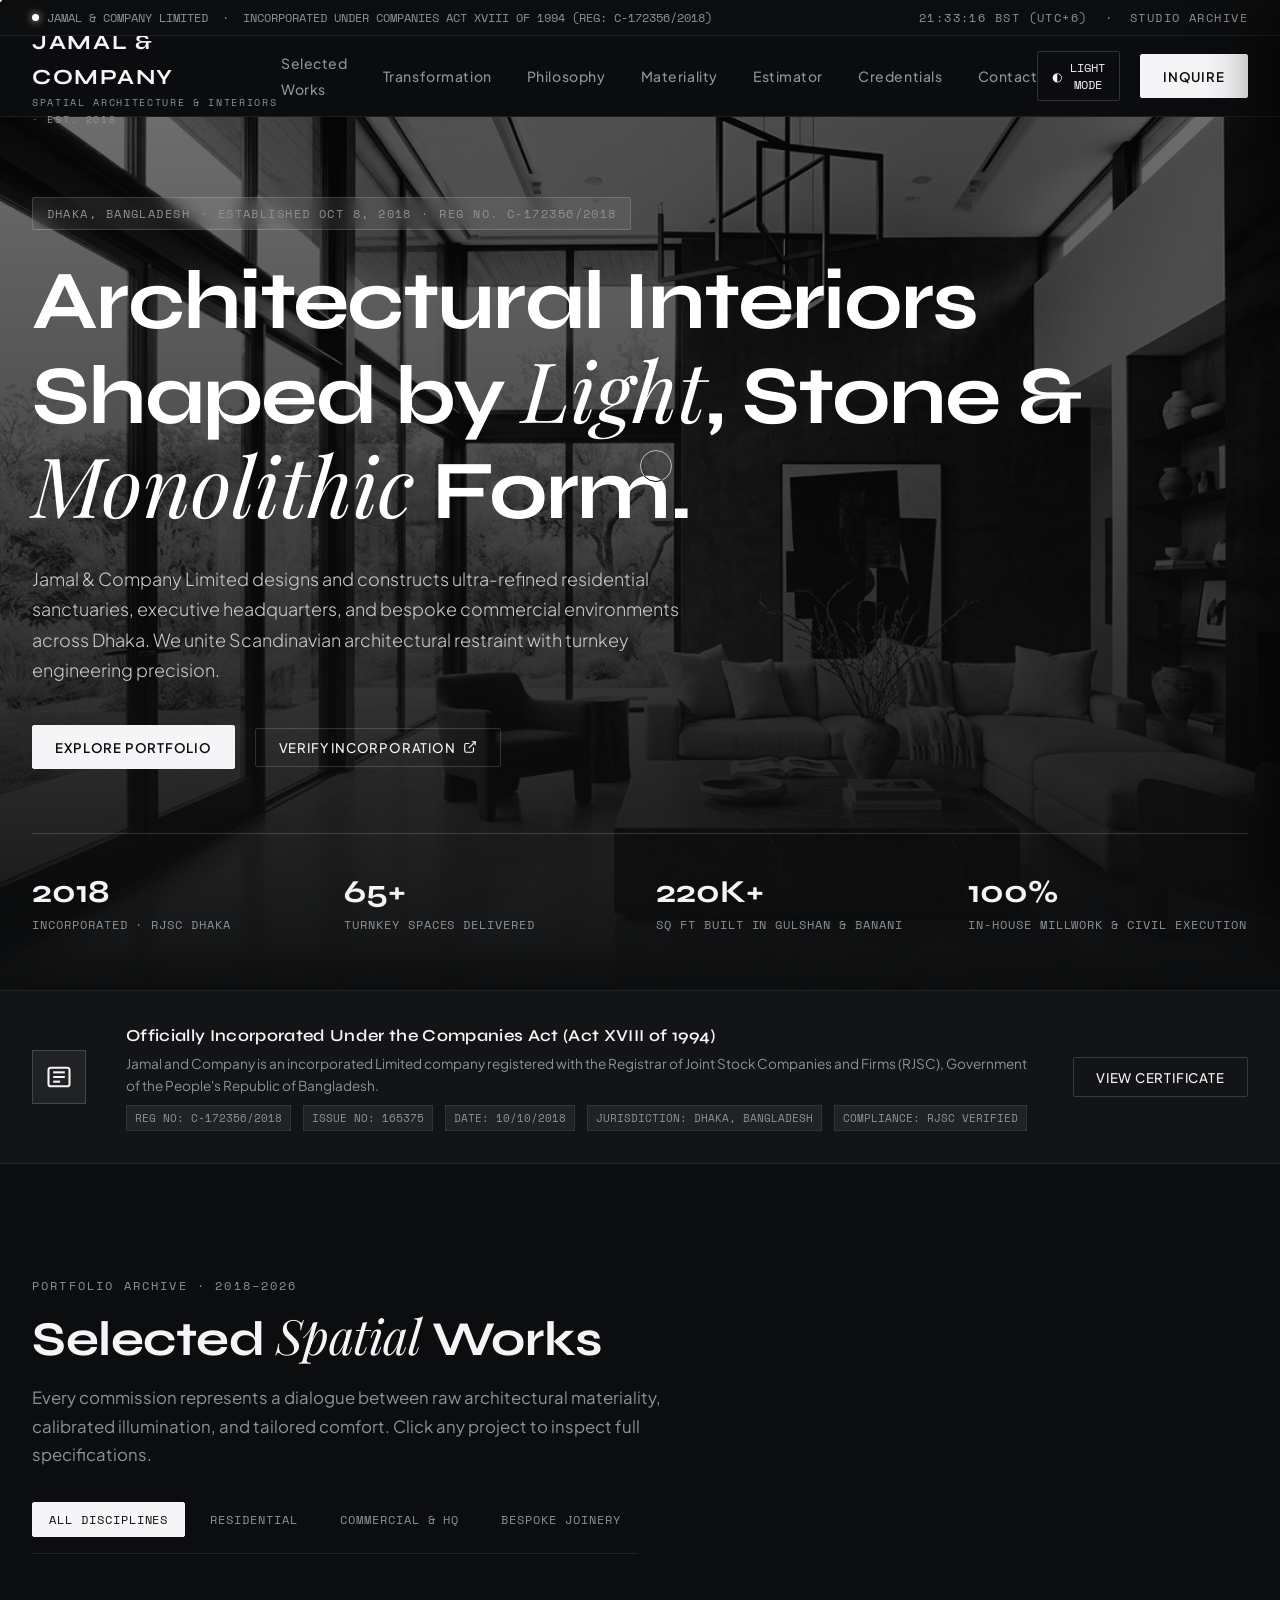
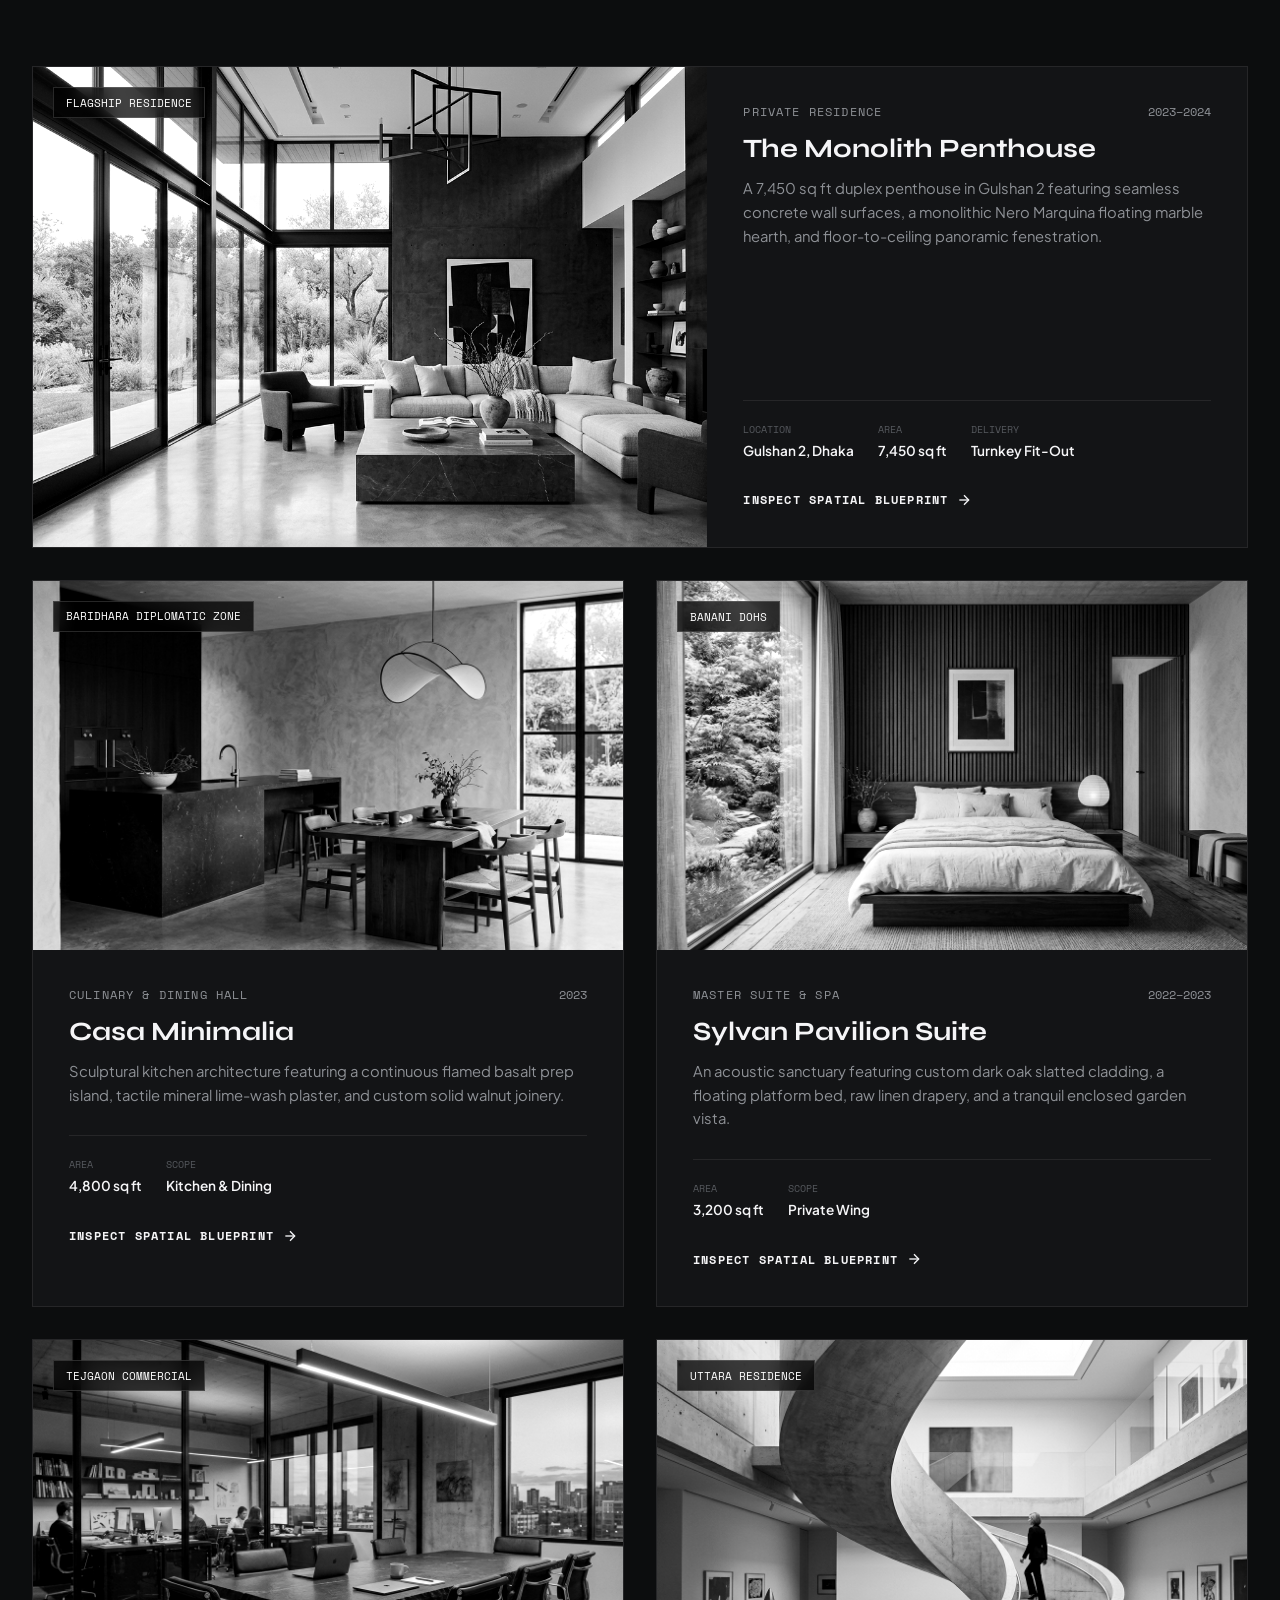
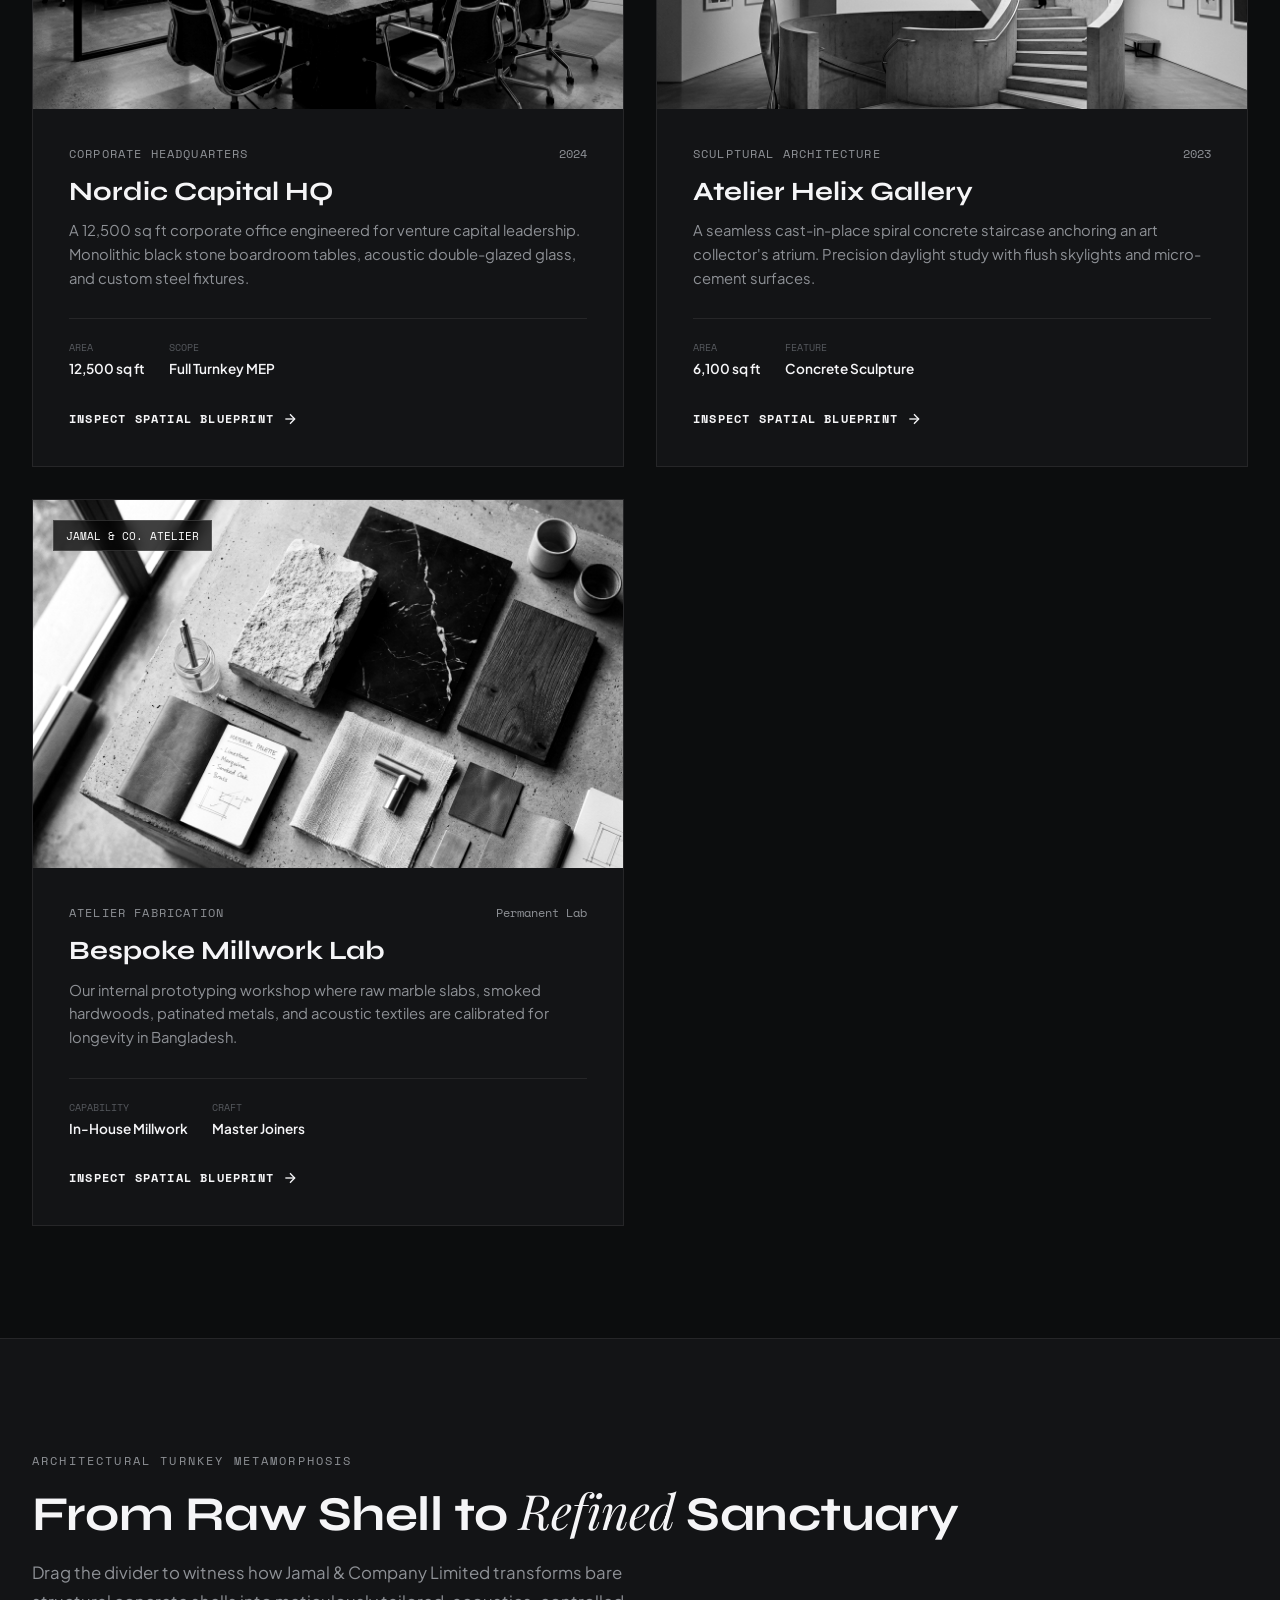
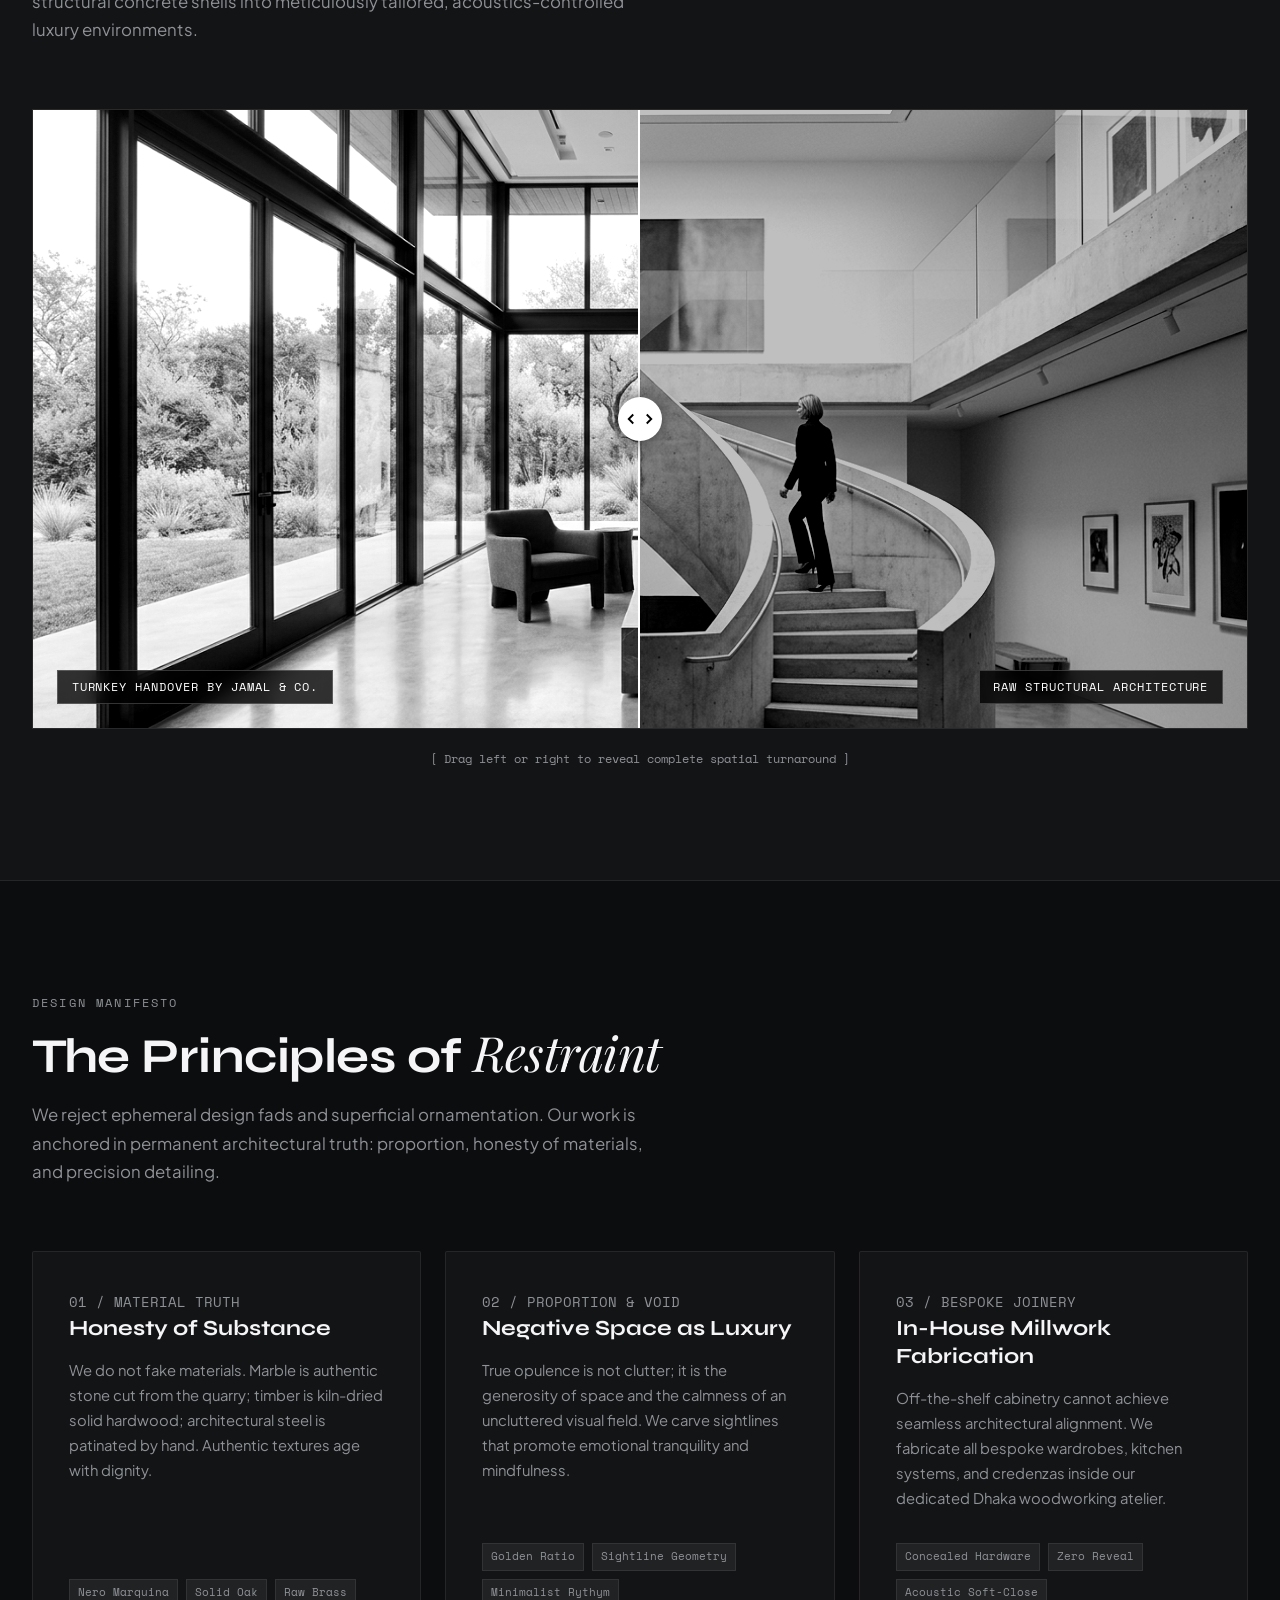
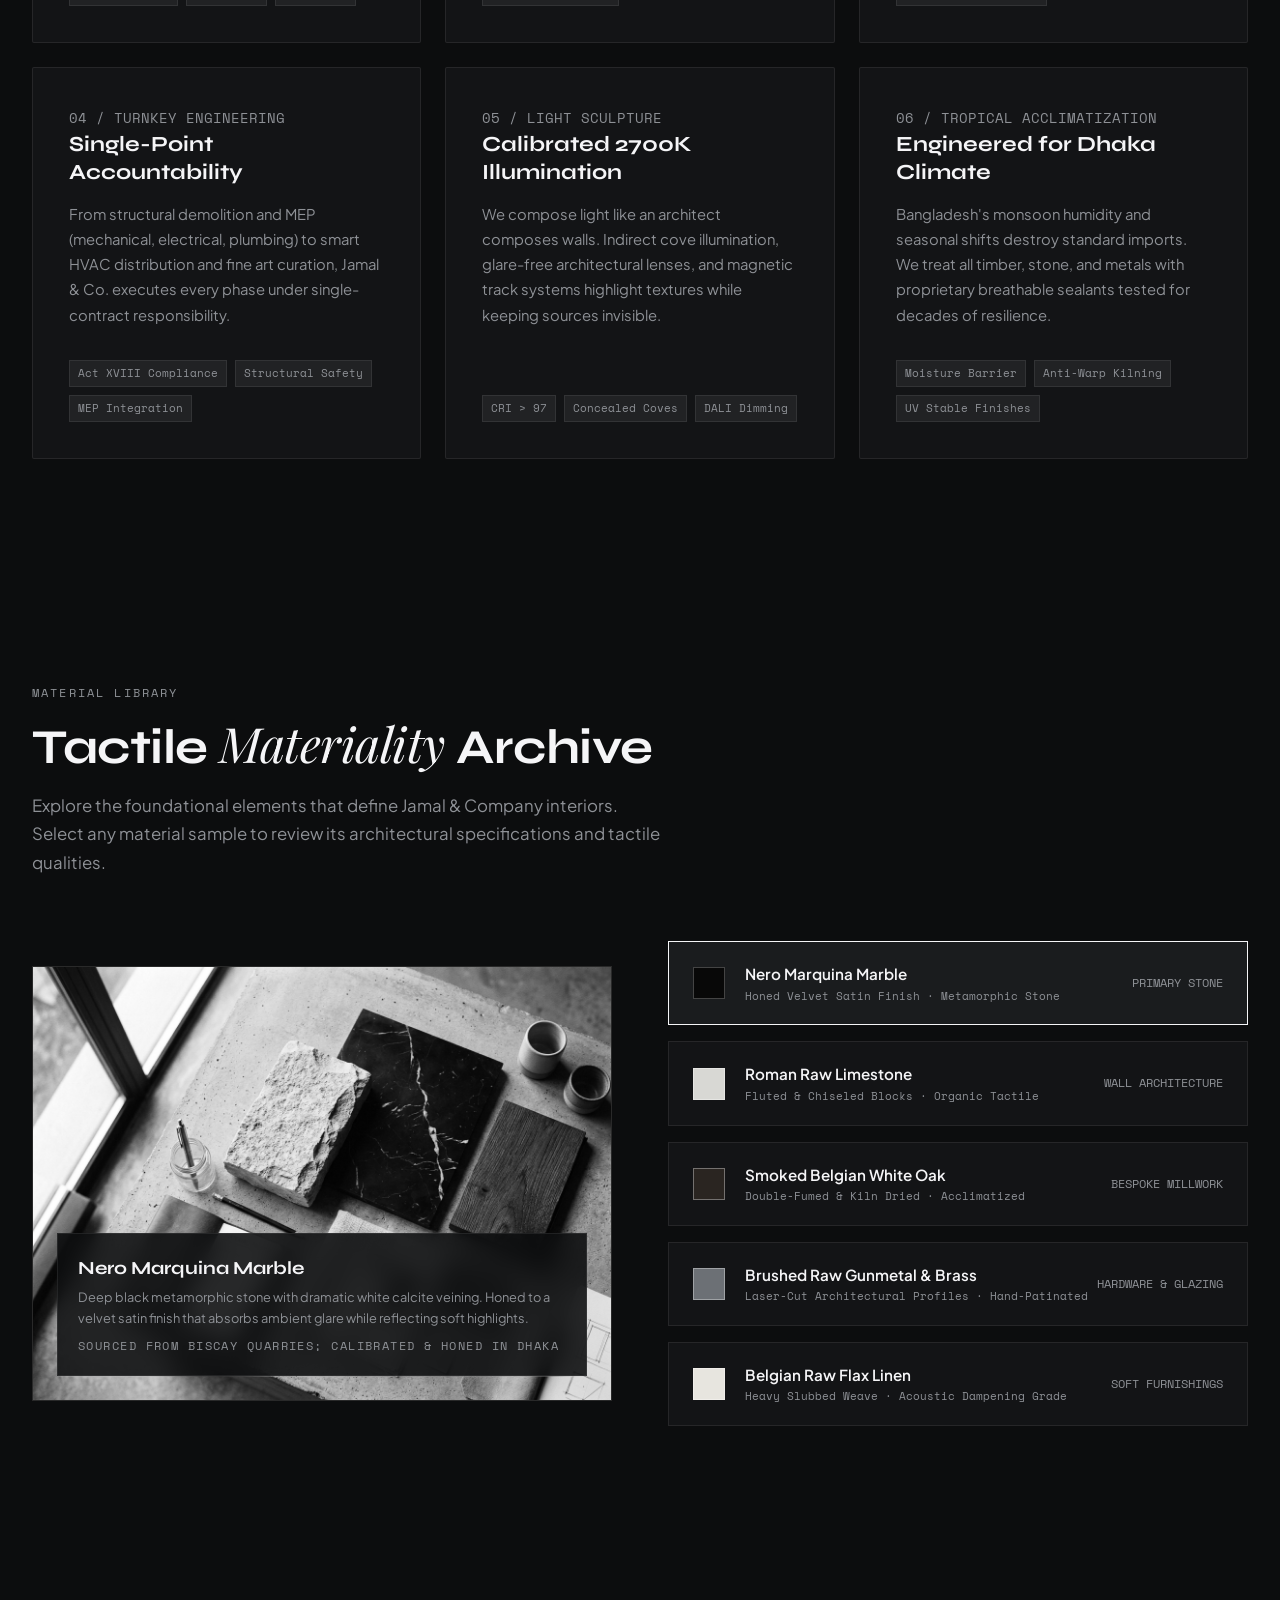
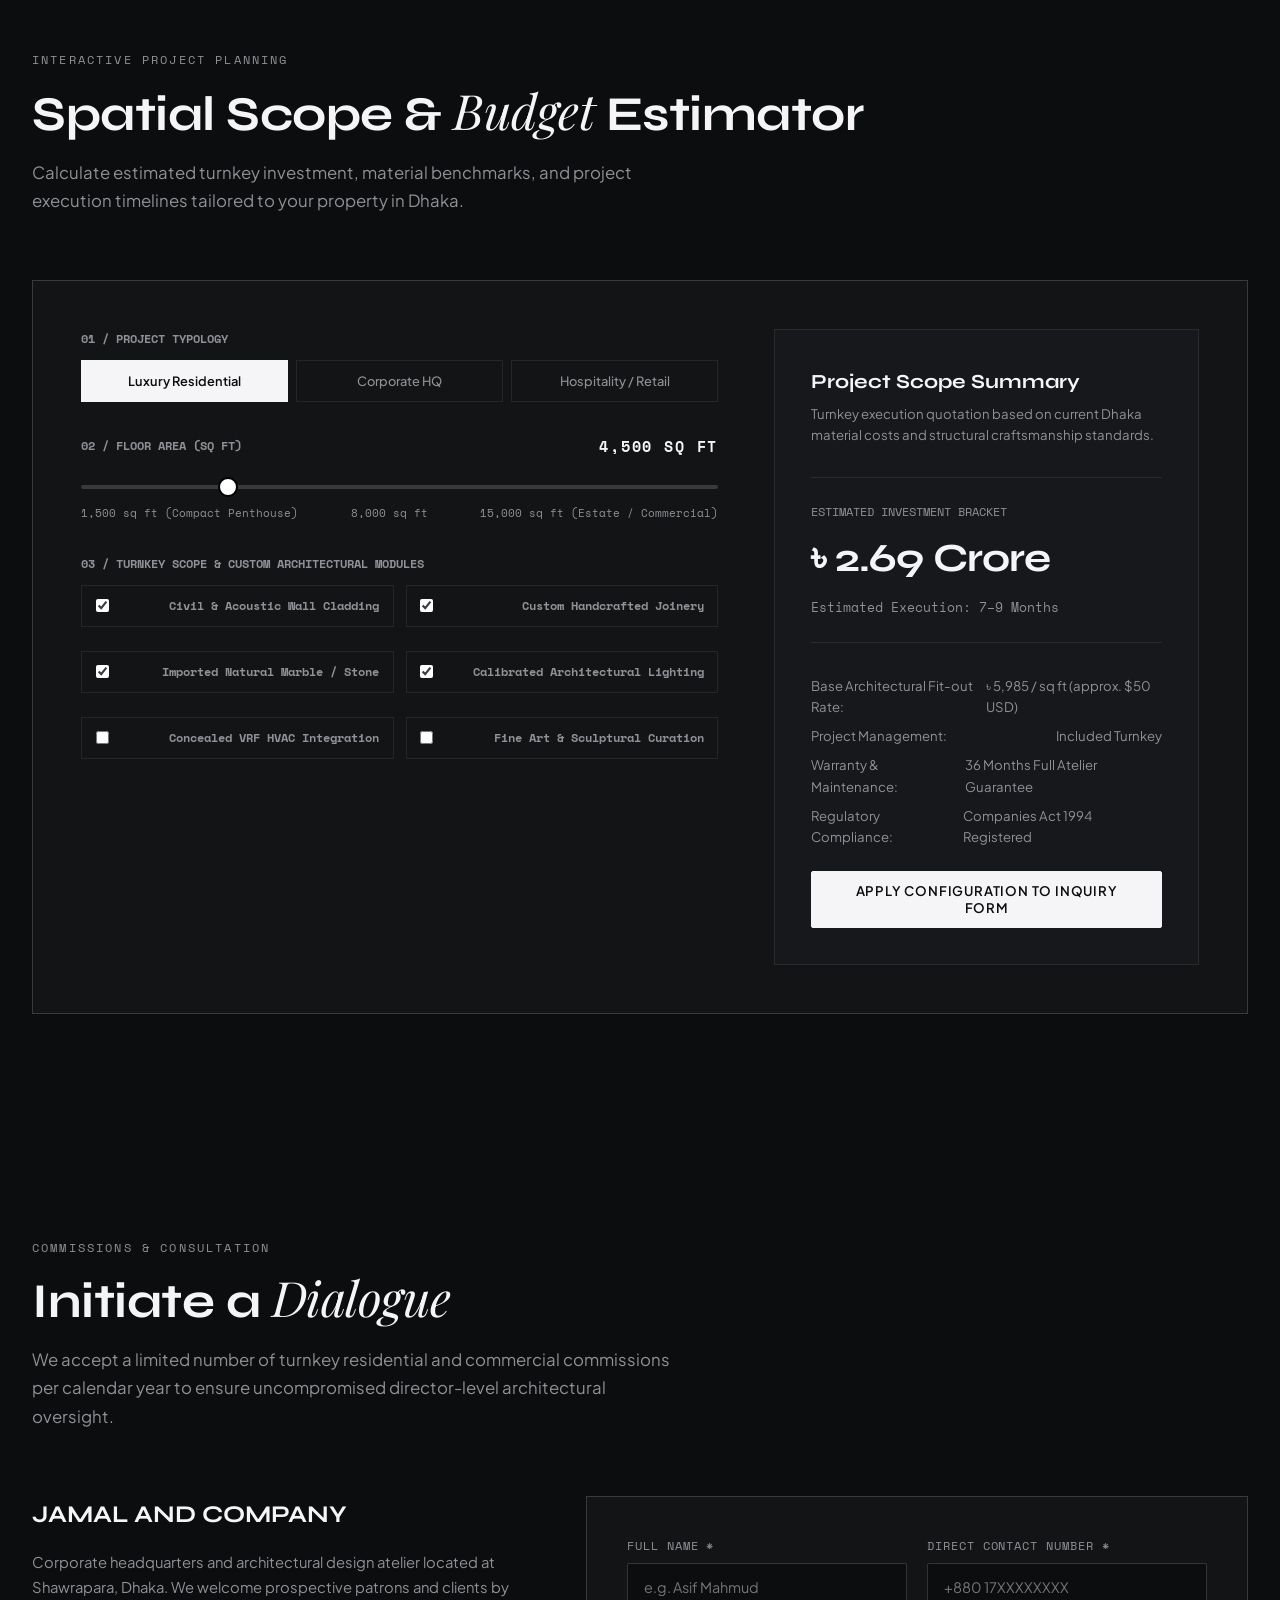
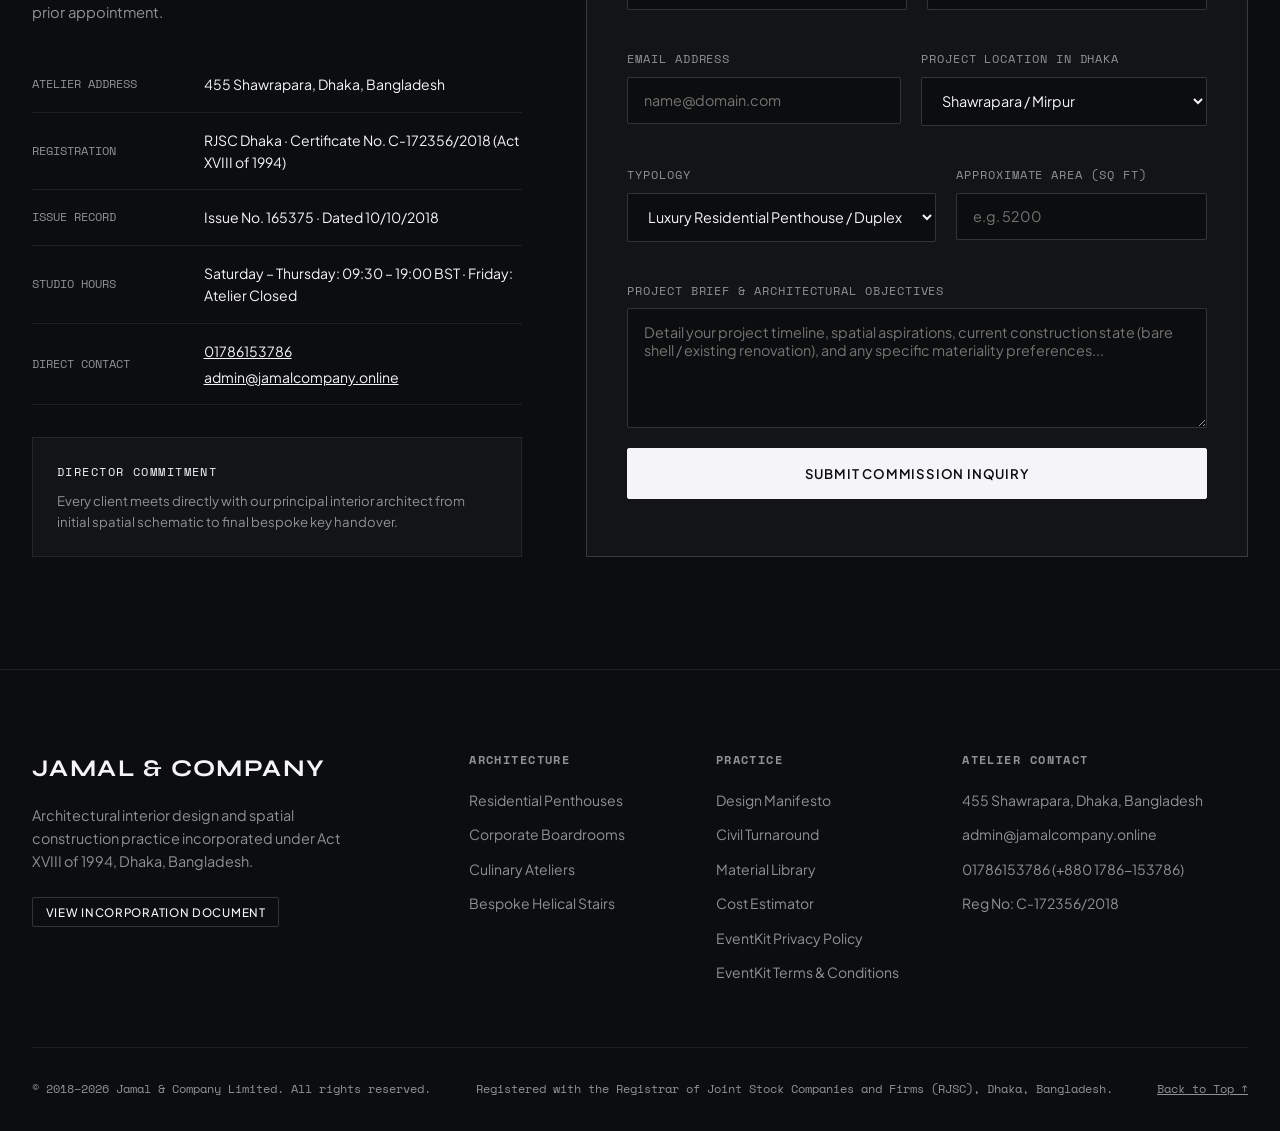
<file: index.html>
<!DOCTYPE html>
<html lang="en" data-theme="dark">
<head>
  <meta charset="UTF-8">
  <meta name="viewport" content="width=device-width, initial-scale=1.0">
  <title>Jamal & Company Limited | Architectural Interiors & Spatial Design Studio — Dhaka</title>
  
  <meta name="description" content="Jamal & Company Limited is a premier architectural interior design and turnkey fit-out practice in Dhaka, Bangladesh. Incorporated in 2018 (Reg: C-172356/2018). Specializing in minimalist luxury residences, executive corporate suites, and bespoke spatial architecture.">
  <meta name="keywords" content="interior design dhaka, luxury interior bangladesh, architectural interior, jamal and company, minimalist interior, turnkey fit out dhaka, gulshan interior design, banani interior architecture">
  <meta name="author" content="Jamal & Company Limited">
  
  <!-- Open Graph -->
  <meta property="og:title" content="Jamal & Company Limited | Architectural Interiors Studio">
  <meta property="og:description" content="Monochrome precision, architectural restraint, and bespoke turnkey interior fit-outs in Dhaka, Bangladesh.">
  <meta property="og:type" content="website">
  <meta property="og:image" content="assets/images/hero.jpg">

  <!-- Google Fonts -->
  <link rel="preconnect" href="https://fonts.googleapis.com">
  <link rel="preconnect" href="https://fonts.gstatic.com" crossorigin>
  <link href="https://fonts.googleapis.com/css2?family=Playfair+Display:ital,wght@0,400;0,600;1,400&family=Plus+Jakarta+Sans:wght@300;400;500;600;700&family=Space+Mono:ital,wght@0,400;0,700;1,400&family=Syne:wght@500;600;700;800&display=swap" rel="stylesheet">

  <!-- Structured Data (JSON-LD) -->
  <script type="application/ld+json">
  {
    "@context": "https://schema.org",
    "@type": "HomeAndConstructionBusiness",
    "name": "JAMAL AND COMPANY",
    "legalName": "JAMAL AND COMPANY LIMITED",
    "telephone": "+8801786153786",
    "email": "admin@jamalcompany.online",
    "address": {
      "@type": "PostalAddress",
      "streetAddress": "455 Shawrapara",
      "addressLocality": "Dhaka",
      "addressCountry": "BD"
    }
  }
  </script>

  <link rel="stylesheet" href="assets/css/style.css">
</head>
<body>

  <!-- Custom Cursor Follower -->
  <div class="custom-cursor" aria-hidden="true"></div>
  <div class="custom-cursor-dot" aria-hidden="true"></div>

  <!-- Top Live Studio Status Bar -->
  <aside class="top-status-bar" aria-label="Corporate Registration & Live Studio Time">
    <div class="container">
      <div class="top-status-inner">
        <div class="status-pill">
          <span class="status-indicator"></span>
          <span>JAMAL & COMPANY LIMITED &nbsp;·&nbsp; INCORPORATED UNDER COMPANIES ACT XVIII OF 1994 (REG: C-172356/2018)</span>
        </div>
        <div id="dhakaClock" class="mono-meta">
          00:00:00 BST (UTC+6) &nbsp;·&nbsp; ATELIER ACTIVE
        </div>
      </div>
    </div>
  </aside>

  <!-- Main Navigation Header -->
  <header class="site-header" id="siteHeader">
    <div class="container">
      <div class="header-inner">
        <a href="#hero" class="brand-logo" aria-label="Jamal and Company Limited Home">
          <span class="brand-name">JAMAL &amp; COMPANY</span>
          <span class="brand-sub">Spatial Architecture &amp; Interiors · Est. 2018</span>
        </a>

        <nav aria-label="Primary Navigation">
          <ul class="nav-links">
            <li><a href="#works" class="nav-link">Selected Works</a></li>
            <li><a href="#transformation" class="nav-link">Transformation</a></li>
            <li><a href="#philosophy" class="nav-link">Philosophy</a></li>
            <li><a href="#materiality" class="nav-link">Materiality</a></li>
            <li><a href="#estimator" class="nav-link">Estimator</a></li>
            <li><a href="#credentials" class="nav-link">Credentials</a></li>
            <li><a href="#contact" class="nav-link">Contact</a></li>
          </ul>
        </nav>

        <div class="header-actions">
          <button id="themeToggleBtn" class="theme-toggle-btn" aria-label="Toggle Light and Dark Monochrome Theme">
            <span class="theme-icon">&#9680;</span>
            <span class="theme-label">LIGHT MODE</span>
          </button>
          <a href="#contact" class="btn-primary">Inquire</a>
          <button id="mobileMenuToggle" class="mobile-menu-btn" aria-label="Open mobile navigation" aria-expanded="false">&#9776;</button>
        </div>
      </div>
    </div>
  </header>

  <main>
    <!-- Hero Section -->
    <section class="hero-section" id="hero">
      <div class="hero-backdrop">
        <img src="assets/images/hero.jpg" alt="Minimalist luxury architectural living room interior designed by Jamal and Company Limited" width="1920" height="1080">
        <div class="hero-scrim"></div>
      </div>

      <div class="container hero-content">
        <div class="hero-tag mono-meta">
          <span>DHAKA, BANGLADESH</span>
          <span>·</span>
          <span>ESTABLISHED OCT 8, 2018</span>
          <span>·</span>
          <span>REG NO. C-172356/2018</span>
        </div>

        <h1 class="hero-title">
          Architectural Interiors Shaped by <em>Light</em>, Stone &amp; <em>Monolithic</em> Form.
        </h1>

        <p class="hero-lead">
          Jamal &amp; Company Limited designs and constructs ultra-refined residential sanctuaries, executive headquarters, and bespoke commercial environments across Dhaka. We unite Scandinavian architectural restraint with turnkey engineering precision.
        </p>

        <div class="hero-actions">
          <a href="#works" class="btn-primary">Explore Portfolio</a>
          <button class="btn-secondary open-cert-modal">
            <span>Verify Incorporation</span>
            <svg width="14" height="14" viewBox="0 0 24 24" fill="none" stroke="currentColor" stroke-width="2"><path d="M18 13v6a2 2 0 0 1-2 2H5a2 2 0 0 1-2-2V8a2 2 0 0 1 2-2h6"></path><polyline points="15 3 21 3 21 9"></polyline><line x1="10" y1="14" x2="21" y2="3"></line></svg>
          </button>
        </div>

        <div class="hero-stats-grid">
          <div class="hero-stat-item">
            <span class="stat-num">2018</span>
            <span class="stat-label">Incorporated · RJSC Dhaka</span>
          </div>
          <div class="hero-stat-item">
            <span class="stat-num">65+</span>
            <span class="stat-label">Turnkey Spaces Delivered</span>
          </div>
          <div class="hero-stat-item">
            <span class="stat-num">220K+</span>
            <span class="stat-label">Sq Ft Built in Gulshan &amp; Banani</span>
          </div>
          <div class="hero-stat-item">
            <span class="stat-num">100%</span>
            <span class="stat-label">In-House Millwork &amp; Civil Execution</span>
          </div>
        </div>
      </div>
    </section>

    <!-- Incorporation & Regulatory Credential Banner -->
    <section class="credential-banner" id="credentials" aria-label="Corporate Registration Verification">
      <div class="container">
        <div class="credential-grid">
          <div class="credential-icon-box">
            <svg width="28" height="28" viewBox="0 0 24 24" fill="none" stroke="currentColor" stroke-width="1.75">
              <rect x="3" y="4" width="18" height="16" rx="2"></rect>
              <line x1="7" y1="8" x2="17" y2="8"></line>
              <line x1="7" y1="12" x2="17" y2="12"></line>
              <line x1="7" y1="16" x2="13" y2="16"></line>
            </svg>
          </div>

          <div class="credential-text">
            <h4>Officially Incorporated Under the Companies Act (Act XVIII of 1994)</h4>
            <p>
              Jamal and Company is an incorporated Limited company registered with the Registrar of Joint Stock Companies and Firms (RJSC), Government of the People's Republic of Bangladesh.
            </p>
            <div class="credential-meta-tags">
              <span class="meta-tag">REG NO: C-172356/2018</span>
              <span class="meta-tag">ISSUE NO: 165375</span>
              <span class="meta-tag">DATE: 10/10/2018</span>
              <span class="meta-tag">JURISDICTION: DHAKA, BANGLADESH</span>
              <span class="meta-tag">COMPLIANCE: RJSC VERIFIED</span>
            </div>
          </div>

          <div class="credential-actions">
            <button class="btn-secondary open-cert-modal">
              <span>View Certificate</span>
            </button>
          </div>
        </div>
      </div>
    </section>

    <!-- Selected Works / Portfolio Section -->
    <section class="section" id="works">
      <div class="container">
        <div class="section-header section-header-row">
          <div>
            <span class="section-kicker">Portfolio Archive · 2018–2026</span>
            <h2 class="section-title">Selected <em>Spatial</em> Works</h2>
            <p class="section-desc">
              Every commission represents a dialogue between raw architectural materiality, calibrated illumination, and tailored comfort. Click any project to inspect full specifications.
            </p>
          </div>

          <div class="portfolio-filter-bar">
            <button class="filter-btn active" data-filter="all">All Disciplines</button>
            <button class="filter-btn" data-filter="residential">Residential</button>
            <button class="filter-btn" data-filter="commercial">Commercial &amp; HQ</button>
            <button class="filter-btn" data-filter="bespoke">Bespoke Joinery</button>
          </div>
        </div>

        <div class="portfolio-grid">
          <!-- Project 1 (Featured) -->
          <article class="project-card featured" data-category="residential" data-project-id="monolith-penthouse" tabindex="0" role="button" aria-label="Inspect The Monolith Penthouse">
            <div class="project-media">
              <img src="assets/images/hero.jpg" alt="The Monolith Penthouse living room in Gulshan 2 Dhaka" loading="lazy">
              <span class="project-overlay-badge">FLAGSHIP RESIDENCE</span>
            </div>
            <div class="project-info">
              <div>
                <div class="project-meta-top">
                  <span class="project-category">Private Residence</span>
                  <span class="project-year">2023–2024</span>
                </div>
                <h3 class="project-title">The Monolith Penthouse</h3>
                <p class="project-excerpt">
                  A 7,450 sq ft duplex penthouse in Gulshan 2 featuring seamless concrete wall surfaces, a monolithic Nero Marquina floating marble hearth, and floor-to-ceiling panoramic fenestration.
                </p>
              </div>

              <div>
                <div class="project-specs">
                  <div class="spec-box">
                    <span class="spec-label">Location</span>
                    <span class="spec-val">Gulshan 2, Dhaka</span>
                  </div>
                  <div class="spec-box">
                    <span class="spec-label">Area</span>
                    <span class="spec-val">7,450 sq ft</span>
                  </div>
                  <div class="spec-box">
                    <span class="spec-label">Delivery</span>
                    <span class="spec-val">Turnkey Fit-Out</span>
                  </div>
                </div>

                <div class="project-cta-link">
                  <span>Inspect Spatial Blueprint</span>
                  <svg width="16" height="16" viewBox="0 0 24 24" fill="none" stroke="currentColor" stroke-width="2"><line x1="5" y1="12" x2="19" y2="12"></line><polyline points="12 5 19 12 12 19"></polyline></svg>
                </div>
              </div>
            </div>
          </article>

          <!-- Project 2 -->
          <article class="project-card" data-category="residential bespoke" data-project-id="casa-minimalia" tabindex="0" role="button" aria-label="Inspect Casa Minimalia Culinary Atelier">
            <div class="project-media">
              <img src="assets/images/dining.jpg" alt="Casa Minimalia Culinary Atelier dining room with basalt kitchen island" loading="lazy">
              <span class="project-overlay-badge">BARIDHARA DIPLOMATIC ZONE</span>
            </div>
            <div class="project-info">
              <div>
                <div class="project-meta-top">
                  <span class="project-category">Culinary &amp; Dining Hall</span>
                  <span class="project-year">2023</span>
                </div>
                <h3 class="project-title">Casa Minimalia</h3>
                <p class="project-excerpt">
                  Sculptural kitchen architecture featuring a continuous flamed basalt prep island, tactile mineral lime-wash plaster, and custom solid walnut joinery.
                </p>
              </div>

              <div>
                <div class="project-specs">
                  <div class="spec-box">
                    <span class="spec-label">Area</span>
                    <span class="spec-val">4,800 sq ft</span>
                  </div>
                  <div class="spec-box">
                    <span class="spec-label">Scope</span>
                    <span class="spec-val">Kitchen &amp; Dining</span>
                  </div>
                </div>

                <div class="project-cta-link">
                  <span>Inspect Spatial Blueprint</span>
                  <svg width="16" height="16" viewBox="0 0 24 24" fill="none" stroke="currentColor" stroke-width="2"><line x1="5" y1="12" x2="19" y2="12"></line><polyline points="12 5 19 12 12 19"></polyline></svg>
                </div>
              </div>
            </div>
          </article>

          <!-- Project 3 -->
          <article class="project-card" data-category="residential" data-project-id="sylvan-suite" tabindex="0" role="button" aria-label="Inspect Sylvan Master Suite">
            <div class="project-media">
              <img src="assets/images/bedroom.jpg" alt="Sylvan Master Suite with acoustic oak slatted wall in Banani" loading="lazy">
              <span class="project-overlay-badge">BANANI DOHS</span>
            </div>
            <div class="project-info">
              <div>
                <div class="project-meta-top">
                  <span class="project-category">Master Suite &amp; Spa</span>
                  <span class="project-year">2022–2023</span>
                </div>
                <h3 class="project-title">Sylvan Pavilion Suite</h3>
                <p class="project-excerpt">
                  An acoustic sanctuary featuring custom dark oak slatted cladding, a floating platform bed, raw linen drapery, and a tranquil enclosed garden vista.
                </p>
              </div>

              <div>
                <div class="project-specs">
                  <div class="spec-box">
                    <span class="spec-label">Area</span>
                    <span class="spec-val">3,200 sq ft</span>
                  </div>
                  <div class="spec-box">
                    <span class="spec-label">Scope</span>
                    <span class="spec-val">Private Wing</span>
                  </div>
                </div>

                <div class="project-cta-link">
                  <span>Inspect Spatial Blueprint</span>
                  <svg width="16" height="16" viewBox="0 0 24 24" fill="none" stroke="currentColor" stroke-width="2"><line x1="5" y1="12" x2="19" y2="12"></line><polyline points="12 5 19 12 12 19"></polyline></svg>
                </div>
              </div>
            </div>
          </article>

          <!-- Project 4 -->
          <article class="project-card" data-category="commercial" data-project-id="nordic-capital" tabindex="0" role="button" aria-label="Inspect Nordic Capital Executive Office">
            <div class="project-media">
              <img src="assets/images/office.jpg" alt="Nordic Capital Executive Office boardroom with black granite table" loading="lazy">
              <span class="project-overlay-badge">TEJGAON COMMERCIAL</span>
            </div>
            <div class="project-info">
              <div>
                <div class="project-meta-top">
                  <span class="project-category">Corporate Headquarters</span>
                  <span class="project-year">2024</span>
                </div>
                <h3 class="project-title">Nordic Capital HQ</h3>
                <p class="project-excerpt">
                  A 12,500 sq ft corporate office engineered for venture capital leadership. Monolithic black stone boardroom tables, acoustic double-glazed glass, and custom steel fixtures.
                </p>
              </div>

              <div>
                <div class="project-specs">
                  <div class="spec-box">
                    <span class="spec-label">Area</span>
                    <span class="spec-val">12,500 sq ft</span>
                  </div>
                  <div class="spec-box">
                    <span class="spec-label">Scope</span>
                    <span class="spec-val">Full Turnkey MEP</span>
                  </div>
                </div>

                <div class="project-cta-link">
                  <span>Inspect Spatial Blueprint</span>
                  <svg width="16" height="16" viewBox="0 0 24 24" fill="none" stroke="currentColor" stroke-width="2"><line x1="5" y1="12" x2="19" y2="12"></line><polyline points="12 5 19 12 12 19"></polyline></svg>
                </div>
              </div>
            </div>
          </article>

          <!-- Project 5 -->
          <article class="project-card" data-category="residential bespoke" data-project-id="atelier-helix" tabindex="0" role="button" aria-label="Inspect Atelier Helix Staircase">
            <div class="project-media">
              <img src="assets/images/staircase.jpg" alt="Sculptural helical concrete staircase in an art gallery penthouse in Uttara" loading="lazy">
              <span class="project-overlay-badge">UTTARA RESIDENCE</span>
            </div>
            <div class="project-info">
              <div>
                <div class="project-meta-top">
                  <span class="project-category">Sculptural Architecture</span>
                  <span class="project-year">2023</span>
                </div>
                <h3 class="project-title">Atelier Helix Gallery</h3>
                <p class="project-excerpt">
                  A seamless cast-in-place spiral concrete staircase anchoring an art collector's atrium. Precision daylight study with flush skylights and micro-cement surfaces.
                </p>
              </div>

              <div>
                <div class="project-specs">
                  <div class="spec-box">
                    <span class="spec-label">Area</span>
                    <span class="spec-val">6,100 sq ft</span>
                  </div>
                  <div class="spec-box">
                    <span class="spec-label">Feature</span>
                    <span class="spec-val">Concrete Sculpture</span>
                  </div>
                </div>

                <div class="project-cta-link">
                  <span>Inspect Spatial Blueprint</span>
                  <svg width="16" height="16" viewBox="0 0 24 24" fill="none" stroke="currentColor" stroke-width="2"><line x1="5" y1="12" x2="19" y2="12"></line><polyline points="12 5 19 12 12 19"></polyline></svg>
                </div>
              </div>
            </div>
          </article>

          <!-- Project 6 -->
          <article class="project-card" data-category="bespoke" data-project-id="materiality-archive" tabindex="0" role="button" aria-label="Inspect Materiality & Craft Archive">
            <div class="project-media">
              <img src="assets/images/atelier.jpg" alt="Jamal and Company materiality workshop with stone, oak, and brass samples" loading="lazy">
              <span class="project-overlay-badge">JAMAL &amp; CO. ATELIER</span>
            </div>
            <div class="project-info">
              <div>
                <div class="project-meta-top">
                  <span class="project-category">Atelier Fabrication</span>
                  <span class="project-year">Permanent Lab</span>
                </div>
                <h3 class="project-title">Bespoke Millwork Lab</h3>
                <p class="project-excerpt">
                  Our internal prototyping workshop where raw marble slabs, smoked hardwoods, patinated metals, and acoustic textiles are calibrated for longevity in Bangladesh.
                </p>
              </div>

              <div>
                <div class="project-specs">
                  <div class="spec-box">
                    <span class="spec-label">Capability</span>
                    <span class="spec-val">In-House Millwork</span>
                  </div>
                  <div class="spec-box">
                    <span class="spec-label">Craft</span>
                    <span class="spec-val">Master Joiners</span>
                  </div>
                </div>

                <div class="project-cta-link">
                  <span>Inspect Spatial Blueprint</span>
                  <svg width="16" height="16" viewBox="0 0 24 24" fill="none" stroke="currentColor" stroke-width="2"><line x1="5" y1="12" x2="19" y2="12"></line><polyline points="12 5 19 12 12 19"></polyline></svg>
                </div>
              </div>
            </div>
          </article>
        </div>
      </div>
    </section>

    <!-- Interactive Before & After Transformation Slider -->
    <section class="section transformation-section" id="transformation">
      <div class="container">
        <div class="section-header">
          <span class="section-kicker">Architectural Turnkey Metamorphosis</span>
          <h2 class="section-title">From Raw Shell to <em>Refined</em> Sanctuary</h2>
          <p class="section-desc">
            Drag the divider to witness how Jamal &amp; Company Limited transforms bare structural concrete shells into meticulously tailored, acoustics-controlled luxury environments.
          </p>
        </div>

        <div class="slider-container" id="comparisonSlider">
          <!-- Before Image: Raw structural concrete state -->
          <div class="slider-image before-image">
            <img src="assets/images/staircase.jpg" alt="Raw structural concrete architecture before turnkey spatial transformation">
            <div class="slider-badge badge-before">Raw Structural Architecture</div>
          </div>

          <!-- After Image: Finished bespoke luxury interior -->
          <div class="slider-image after-image" id="afterWrap">
            <div class="inner-wrap">
              <img src="assets/images/hero.jpg" alt="Finished luxury minimalist interior by Jamal and Company Limited">
              <div class="slider-badge badge-after">Turnkey Handover by Jamal &amp; Co.</div>
            </div>
          </div>

          <!-- Interactive Handle -->
          <div class="slider-handle" id="sliderHandle" aria-label="Drag slider to compare before and after">
            <svg width="18" height="18" viewBox="0 0 24 24" fill="none" stroke="currentColor" stroke-width="2.5">
              <polyline points="15 18 9 12 15 6"></polyline>
            </svg>
            <svg width="18" height="18" viewBox="0 0 24 24" fill="none" stroke="currentColor" stroke-width="2.5">
              <polyline points="9 18 15 12 9 6"></polyline>
            </svg>
          </div>
        </div>

        <p class="slider-instruction">
          [ Drag left or right to reveal complete spatial turnaround ]
        </p>
      </div>
    </section>

    <!-- Studio Philosophy & Notion-Style Editorial Manifesto -->
    <section class="section" id="philosophy">
      <div class="container">
        <div class="section-header">
          <span class="section-kicker">Design Manifesto</span>
          <h2 class="section-title">The Principles of <em>Restraint</em></h2>
          <p class="section-desc">
            We reject ephemeral design fads and superficial ornamentation. Our work is anchored in permanent architectural truth: proportion, honesty of materials, and precision detailing.
          </p>
        </div>

        <div class="notion-grid">
          <div class="notion-card">
            <div>
              <span class="notion-num">01 / MATERIAL TRUTH</span>
              <h3>Honesty of Substance</h3>
              <p>
                We do not fake materials. Marble is authentic stone cut from the quarry; timber is kiln-dried solid hardwood; architectural steel is patinated by hand. Authentic textures age with dignity.
              </p>
            </div>
            <div class="notion-tags">
              <span class="notion-tag">Nero Marquina</span>
              <span class="notion-tag">Solid Oak</span>
              <span class="notion-tag">Raw Brass</span>
            </div>
          </div>

          <div class="notion-card">
            <div>
              <span class="notion-num">02 / PROPORTION &amp; VOID</span>
              <h3>Negative Space as Luxury</h3>
              <p>
                True opulence is not clutter; it is the generosity of space and the calmness of an uncluttered visual field. We carve sightlines that promote emotional tranquility and mindfulness.
              </p>
            </div>
            <div class="notion-tags">
              <span class="notion-tag">Golden Ratio</span>
              <span class="notion-tag">Sightline Geometry</span>
              <span class="notion-tag">Minimalist Rythym</span>
            </div>
          </div>

          <div class="notion-card">
            <div>
              <span class="notion-num">03 / BESPOKE JOINERY</span>
              <h3>In-House Millwork Fabrication</h3>
              <p>
                Off-the-shelf cabinetry cannot achieve seamless architectural alignment. We fabricate all bespoke wardrobes, kitchen systems, and credenzas inside our dedicated Dhaka woodworking atelier.
              </p>
            </div>
            <div class="notion-tags">
              <span class="notion-tag">Concealed Hardware</span>
              <span class="notion-tag">Zero Reveal</span>
              <span class="notion-tag">Acoustic Soft-Close</span>
            </div>
          </div>

          <div class="notion-card">
            <div>
              <span class="notion-num">04 / TURNKEY ENGINEERING</span>
              <h3>Single-Point Accountability</h3>
              <p>
                From structural demolition and MEP (mechanical, electrical, plumbing) to smart HVAC distribution and fine art curation, Jamal &amp; Co. executes every phase under single-contract responsibility.
              </p>
            </div>
            <div class="notion-tags">
              <span class="notion-tag">Act XVIII Compliance</span>
              <span class="notion-tag">Structural Safety</span>
              <span class="notion-tag">MEP Integration</span>
            </div>
          </div>

          <div class="notion-card">
            <div>
              <span class="notion-num">05 / LIGHT SCULPTURE</span>
              <h3>Calibrated 2700K Illumination</h3>
              <p>
                We compose light like an architect composes walls. Indirect cove illumination, glare-free architectural lenses, and magnetic track systems highlight textures while keeping sources invisible.
              </p>
            </div>
            <div class="notion-tags">
              <span class="notion-tag">CRI &gt; 97</span>
              <span class="notion-tag">Concealed Coves</span>
              <span class="notion-tag">DALI Dimming</span>
            </div>
          </div>

          <div class="notion-card">
            <div>
              <span class="notion-num">06 / TROPICAL ACCLIMATIZATION</span>
              <h3>Engineered for Dhaka Climate</h3>
              <p>
                Bangladesh's monsoon humidity and seasonal shifts destroy standard imports. We treat all timber, stone, and metals with proprietary breathable sealants tested for decades of resilience.
              </p>
            </div>
            <div class="notion-tags">
              <span class="notion-tag">Moisture Barrier</span>
              <span class="notion-tag">Anti-Warp Kilning</span>
              <span class="notion-tag">UV Stable Finishes</span>
            </div>
          </div>
        </div>
      </div>
    </section>

    <!-- Materiality Archive Section -->
    <section class="section" id="materiality">
      <div class="container">
        <div class="section-header">
          <span class="section-kicker">Material Library</span>
          <h2 class="section-title">Tactile <em>Materiality</em> Archive</h2>
          <p class="section-desc">
            Explore the foundational elements that define Jamal &amp; Company interiors. Select any material sample to review its architectural specifications and tactile qualities.
          </p>
        </div>

        <div class="material-archive-grid">
          <div class="material-preview-box">
            <img src="assets/images/atelier.jpg" alt="Architectural material palette layout with stone, oak, and metal" id="materialMainImg">
            <div class="material-live-callout">
              <div class="callout-name" id="materialCalloutName">Nero Marquina Marble</div>
              <div class="callout-desc" id="materialCalloutDesc">
                Deep black metamorphic stone with dramatic white calcite veining. Honed to a velvet satin finish that absorbs ambient glare while reflecting soft highlights.
              </div>
              <div class="mono-meta" style="margin-top: 0.5rem;" id="materialCalloutOrigin">
                Sourced from Biscay quarries; calibrated &amp; honed in Dhaka
              </div>
            </div>
          </div>

          <div class="swatch-selector-list">
            <div class="swatch-item active" data-mat="marquina">
              <div class="swatch-info-left">
                <div class="swatch-indicator swatch-marquina"></div>
                <div>
                  <div class="swatch-name">Nero Marquina Marble</div>
                  <div class="swatch-sub">Honed Velvet Satin Finish · Metamorphic Stone</div>
                </div>
              </div>
              <div class="swatch-status">PRIMARY STONE</div>
            </div>

            <div class="swatch-item" data-mat="limestone">
              <div class="swatch-info-left">
                <div class="swatch-indicator swatch-limestone"></div>
                <div>
                  <div class="swatch-name">Roman Raw Limestone</div>
                  <div class="swatch-sub">Fluted &amp; Chiseled Blocks · Organic Tactile</div>
                </div>
              </div>
              <div class="swatch-status">WALL ARCHITECTURE</div>
            </div>

            <div class="swatch-item" data-mat="oak">
              <div class="swatch-info-left">
                <div class="swatch-indicator swatch-oak"></div>
                <div>
                  <div class="swatch-name">Smoked Belgian White Oak</div>
                  <div class="swatch-sub">Double-Fumed &amp; Kiln Dried · Acclimatized</div>
                </div>
              </div>
              <div class="swatch-status">BESPOKE MILLWORK</div>
            </div>

            <div class="swatch-item" data-mat="steel">
              <div class="swatch-info-left">
                <div class="swatch-indicator swatch-steel"></div>
                <div>
                  <div class="swatch-name">Brushed Raw Gunmetal &amp; Brass</div>
                  <div class="swatch-sub">Laser-Cut Architectural Profiles · Hand-Patinated</div>
                </div>
              </div>
              <div class="swatch-status">HARDWARE &amp; GLAZING</div>
            </div>

            <div class="swatch-item" data-mat="linen">
              <div class="swatch-info-left">
                <div class="swatch-indicator swatch-linen"></div>
                <div>
                  <div class="swatch-name">Belgian Raw Flax Linen</div>
                  <div class="swatch-sub">Heavy Slubbed Weave · Acoustic Dampening Grade</div>
                </div>
              </div>
              <div class="swatch-status">SOFT FURNISHINGS</div>
            </div>
          </div>
        </div>
      </div>
    </section>

    <!-- Interactive Spatial Budget & Scope Calculator -->
    <section class="section" id="estimator">
      <div class="container">
        <div class="section-header">
          <span class="section-kicker">Interactive Project Planning</span>
          <h2 class="section-title">Spatial Scope &amp; <em>Budget</em> Estimator</h2>
          <p class="section-desc">
            Calculate estimated turnkey investment, material benchmarks, and project execution timelines tailored to your property in Dhaka.
          </p>
        </div>

        <div class="estimator-card">
          <div class="estimator-form-col">
            <div class="est-group">
              <label>
                <span>01 / PROJECT TYPOLOGY</span>
              </label>
              <div class="segmented-control">
                <button type="button" class="segment-btn active" data-type="residential">Luxury Residential</button>
                <button type="button" class="segment-btn" data-type="commercial">Corporate HQ</button>
                <button type="button" class="segment-btn" data-type="hospitality">Hospitality / Retail</button>
              </div>
            </div>

            <div class="est-group">
              <label>
                <span>02 / FLOOR AREA (SQ FT)</span>
                <strong id="areaDisplay" class="mono-meta" style="color: var(--text-main); font-size: 0.95rem;">4,500 sq ft</strong>
              </label>
              <input type="range" min="1500" max="15000" step="250" value="4500" id="areaSlider" class="range-slider">
              <div style="display: flex; justify-content: space-between; font-family: var(--font-mono); font-size: 0.7rem; color: var(--text-muted); margin-top: 0.5rem;">
                <span>1,500 sq ft (Compact Penthouse)</span>
                <span>8,000 sq ft</span>
                <span>15,000 sq ft (Estate / Commercial)</span>
              </div>
            </div>

            <div class="est-group">
              <label>
                <span>03 / TURNKEY SCOPE &amp; CUSTOM ARCHITECTURAL MODULES</span>
              </label>
              <div class="checkbox-chip-grid">
                <label class="chip-label">
                  <input type="checkbox" class="est-checkbox" checked data-factor="0.08">
                  <span>Civil &amp; Acoustic Wall Cladding</span>
                </label>
                <label class="chip-label">
                  <input type="checkbox" class="est-checkbox" checked data-factor="0.12">
                  <span>Custom Handcrafted Joinery</span>
                </label>
                <label class="chip-label">
                  <input type="checkbox" class="est-checkbox" checked data-factor="0.07">
                  <span>Imported Natural Marble / Stone</span>
                </label>
                <label class="chip-label">
                  <input type="checkbox" class="est-checkbox" checked data-factor="0.06">
                  <span>Calibrated Architectural Lighting</span>
                </label>
                <label class="chip-label">
                  <input type="checkbox" class="est-checkbox" data-factor="0.09">
                  <span>Concealed VRF HVAC Integration</span>
                </label>
                <label class="chip-label">
                  <input type="checkbox" class="est-checkbox" data-factor="0.05">
                  <span>Fine Art &amp; Sculptural Curation</span>
                </label>
              </div>
            </div>
          </div>

          <div class="estimator-result-col">
            <div>
              <div class="result-header">
                <h4>Project Scope Summary</h4>
                <p>Turnkey execution quotation based on current Dhaka material costs and structural craftsmanship standards.</p>
              </div>

              <div class="price-display">
                <div class="price-label">Estimated Investment Bracket</div>
                <div class="price-value" id="estPriceDisplay">৳ 2.69 Crore</div>
                <div class="price-timeline" id="estTimelineDisplay">Estimated Execution: 7–9 Months</div>
              </div>

              <ul class="breakdown-list">
                <li>
                  <span>Base Architectural Fit-out Rate:</span>
                  <span id="estRateDisplay">৳ 5,985 / sq ft (approx. $50 USD)</span>
                </li>
                <li>
                  <span>Project Management:</span>
                  <span>Included Turnkey</span>
                </li>
                <li>
                  <span>Warranty &amp; Maintenance:</span>
                  <span>36 Months Full Atelier Guarantee</span>
                </li>
                <li>
                  <span>Regulatory Compliance:</span>
                  <span>Companies Act 1994 Registered</span>
                </li>
              </ul>
            </div>

            <button type="button" class="btn-primary" id="applyEstimatorToForm" style="width: 100%; justify-content: center;">
              Apply Configuration to Inquiry Form
            </button>
          </div>
        </div>
      </div>
    </section>

    <!-- Consultation & Inquiry Section -->
    <section class="section" id="contact">
      <div class="container">
        <div class="section-header">
          <span class="section-kicker">Commissions &amp; Consultation</span>
          <h2 class="section-title">Initiate a <em>Dialogue</em></h2>
          <p class="section-desc">
            We accept a limited number of turnkey residential and commercial commissions per calendar year to ensure uncompromised director-level architectural oversight.
          </p>
        </div>

        <div class="inquiry-grid">
          <div class="inquiry-details">
            <div>
              <h3 style="font-family: var(--font-display); font-size: 1.5rem; margin-bottom: 1rem;">JAMAL AND COMPANY</h3>
              <p style="color: var(--text-muted); font-size: 0.925rem; line-height: 1.7;">
                Corporate headquarters and architectural design atelier located at Shawrapara, Dhaka. We welcome prospective patrons and clients by prior appointment.
              </p>

              <table class="studio-meta-table">
                <tbody>
                  <tr>
                    <th>Atelier Address</th>
                    <td>455 Shawrapara, Dhaka, Bangladesh</td>
                  </tr>
                  <tr>
                    <th>Registration</th>
                    <td>RJSC Dhaka · Certificate No. C-172356/2018 (Act XVIII of 1994)</td>
                  </tr>
                  <tr>
                    <th>Issue Record</th>
                    <td>Issue No. 165375 · Dated 10/10/2018</td>
                  </tr>
                  <tr>
                    <th>Studio Hours</th>
                    <td>Saturday – Thursday: 09:30 – 19:00 BST · Friday: Atelier Closed</td>
                  </tr>
                  <tr>
                    <th>Direct Contact</th>
                    <td>
                      <div>
                        <a href="tel:+8801786153786" style="color: inherit; text-decoration: underline;">01786153786</a>
                      </div>
                      <div style="margin-top: 0.25rem;">
                        <a href="mailto:admin@jamalcompany.online" style="color: inherit; text-decoration: underline;">admin@jamalcompany.online</a>
                      </div>
                    </td>
                  </tr>
                </tbody>
              </table>
            </div>

            <div style="margin-top: 2rem; padding: 1.5rem; border: 1px solid var(--border-subtle); background: var(--bg-card);">
              <div class="mono-meta" style="color: var(--text-main); margin-bottom: 0.5rem;">DIRECTOR COMMITMENT</div>
              <p style="font-size: 0.825rem; color: var(--text-muted); line-height: 1.6;">
                Every client meets directly with our principal interior architect from initial spatial schematic to final bespoke key handover.
              </p>
            </div>
          </div>

          <div class="inquiry-form-card">
            <form id="consultationForm">
              <div class="form-row">
                <div class="form-group">
                  <label for="inquiryName">Full Name *</label>
                  <input type="text" id="inquiryName" class="form-input" placeholder="e.g. Asif Mahmud" required>
                </div>
                <div class="form-group">
                  <label for="inquiryPhone">Direct Contact Number *</label>
                  <input type="tel" id="inquiryPhone" class="form-input" placeholder="+880 17XXXXXXXX" required>
                </div>
              </div>

              <div class="form-row">
                <div class="form-group">
                  <label for="inquiryEmail">Email Address</label>
                  <input type="email" id="inquiryEmail" class="form-input" placeholder="name@domain.com">
                </div>
                <div class="form-group">
                  <label for="inquiryLocation">Project Location in Dhaka</label>
                  <select id="inquiryLocation" class="form-select">
                    <option value="shawrapara">Shawrapara / Mirpur</option>
                    <option value="gulshan">Gulshan 1 / Gulshan 2</option>
                    <option value="baridhara">Baridhara Diplomatic Zone / DOHS</option>
                    <option value="banani">Banani / Banani DOHS</option>
                    <option value="dhanmondi">Dhanmondi / Lalmatia</option>
                    <option value="bashundhara">Bashundhara R/A</option>
                    <option value="uttara">Uttara Sectors</option>
                    <option value="other">Outside Dhaka / Regional</option>
                  </select>
                </div>
              </div>

              <div class="form-row">
                <div class="form-group">
                  <label for="inquiryType">Typology</label>
                  <select id="inquiryType" class="form-select">
                    <option value="residential">Luxury Residential Penthouse / Duplex</option>
                    <option value="commercial">Corporate Office / Headquarters</option>
                    <option value="hospitality">High-End Restaurant / Retail Boutique</option>
                    <option value="bespoke">Bespoke Architectural Millwork Only</option>
                  </select>
                </div>
                <div class="form-group">
                  <label for="inquiryArea">Approximate Area (Sq Ft)</label>
                  <input type="number" id="inquiryArea" class="form-input" placeholder="e.g. 5200">
                </div>
              </div>

              <div class="form-group">
                <label for="inquiryBrief">Project Brief &amp; Architectural Objectives</label>
                <textarea id="inquiryBrief" class="form-textarea" placeholder="Detail your project timeline, spatial aspirations, current construction state (bare shell / existing renovation), and any specific materiality preferences..."></textarea>
              </div>

              <button type="submit" class="btn-primary" style="width: 100%; justify-content: center; padding: 1rem;">
                Submit Commission Inquiry
              </button>
            </form>
          </div>
        </div>
      </div>
    </section>
  </main>

  <!-- Site Footer -->
  <footer class="site-footer">
    <div class="container">
      <div class="footer-top">
        <div class="footer-brand">
          <h3>JAMAL &amp; COMPANY</h3>
          <p>
            Architectural interior design and spatial construction practice incorporated under Act XVIII of 1994, Dhaka, Bangladesh.
          </p>
          <div style="margin-top: 1.5rem;">
            <button class="btn-secondary open-cert-modal" style="font-size: 0.725rem; padding: 0.4rem 0.8rem;">
              <span>View Incorporation Document</span>
            </button>
          </div>
        </div>

        <div class="footer-col">
          <h5>Architecture</h5>
          <ul class="footer-nav">
            <li><a href="#works">Residential Penthouses</a></li>
            <li><a href="#works">Corporate Boardrooms</a></li>
            <li><a href="#works">Culinary Ateliers</a></li>
            <li><a href="#works">Bespoke Helical Stairs</a></li>
          </ul>
        </div>

        <div class="footer-col">
          <h5>Practice</h5>
          <ul class="footer-nav">
            <li><a href="#philosophy">Design Manifesto</a></li>
            <li><a href="#transformation">Civil Turnaround</a></li>
            <li><a href="#materiality">Material Library</a></li>
            <li><a href="#estimator">Cost Estimator</a></li>
            <li><a href="event_kit/privacypolicy.html">EventKit Privacy Policy</a></li>
            <li><a href="event_kit/termsandcondition.html">EventKit Terms &amp; Conditions</a></li>
          </ul>
        </div>

        <div class="footer-col">
          <h5>Atelier Contact</h5>
          <ul class="footer-nav">
            <li>455 Shawrapara, Dhaka, Bangladesh</li>
            <li><a href="mailto:admin@jamalcompany.online">admin@jamalcompany.online</a></li>
            <li><a href="tel:+8801786153786">01786153786 (+880 1786-153786)</a></li>
            <li>Reg No: C-172356/2018</li>
          </ul>
        </div>
      </div>

      <div class="footer-bottom">
        <div>
          &copy; 2018–2026 Jamal &amp; Company Limited. All rights reserved.
        </div>
        <div>
          Registered with the Registrar of Joint Stock Companies and Firms (RJSC), Dhaka, Bangladesh.
        </div>
        <div>
          <a href="#hero" style="text-decoration: underline;">Back to Top &uarr;</a>
        </div>
      </div>
    </div>
  </footer>

  <!-- ==========================================================================
       MODALS & DRAWERS
       ========================================================================== -->

  <!-- Incorporation Certificate Modal -->
  <div class="modal-backdrop" id="certModal" role="dialog" aria-modal="true" aria-labelledby="certModalTitle">
    <div class="modal-box">
      <div class="modal-header">
        <div>
          <span class="mono-meta">OFFICIAL REGISTRATION DOCUMENT</span>
          <h3 id="certModalTitle" style="font-family: var(--font-display); font-size: 1.35rem; margin-top: 0.25rem;">
            Certificate of Incorporation (Act XVIII of 1994)
          </h3>
        </div>
        <button class="modal-close-btn" id="closeCertModal" aria-label="Close Certificate Modal">&times;</button>
      </div>

      <div class="modal-body">
        <div class="cert-modal-grid">
          <div style="border: 1px solid var(--border-medium); padding: 0.5rem; background: #fff;">
            <img src="assets/images/certificate_incorporation.png" alt="Official Certificate of Incorporation of Jamal and Company Limited under Act XVIII of 1994 No C-172356/2018" style="width: 100%; height: auto;">
          </div>

          <div>
            <span class="meta-tag" style="background: var(--text-main); color: var(--bg-main); font-weight: 700;">GOVERNMENT OF THE PEOPLE'S REPUBLIC OF BANGLADESH</span>
            <h4 style="font-family: var(--font-display); font-size: 1.25rem; margin: 1rem 0 0.5rem;">Jamal and Company Limited</h4>
            
            <p style="font-size: 0.875rem; color: var(--text-muted); line-height: 1.7; margin-bottom: 1.5rem;">
              "I hereby certify that <strong>JAMAL AND COMPANY</strong> is this day incorporated under the Companies Act (Act XVIII) of 1994 and that the Company is Limited. Given under my hand at Dhaka this Eighth day of October two thousand and eighteen."
            </p>

            <table class="studio-meta-table" style="font-size: 0.8rem;">
              <tbody>
                <tr>
                  <th>Incorporation No</th>
                  <td><strong>C-172356/2018</strong></td>
                </tr>
                <tr>
                  <th>Issue Number</th>
                  <td><strong>165375</strong></td>
                </tr>
                <tr>
                  <th>Date of Issue</th>
                  <td><strong>10/10/2018</strong></td>
                </tr>
                <tr>
                  <th>Issuing Authority</th>
                  <td>Assistant Registrar, RJSC Bangladesh</td>
                </tr>
                <tr>
                  <th>Jurisdiction</th>
                  <td>Dhaka, Bangladesh</td>
                </tr>
                <tr>
                  <th>Status</th>
                  <td>Active &amp; In Good Standing</td>
                </tr>
              </tbody>
            </table>
          </div>
        </div>
      </div>
    </div>
  </div>

  <!-- Project Blueprint Inspection Drawer -->
  <aside class="project-drawer" id="projectDrawer" aria-hidden="true">
    <div class="drawer-header">
      <div>
        <span class="mono-meta" id="drawerTypology">Private Residence</span>
        <h3 id="drawerTitle" style="font-family: var(--font-display); font-size: 1.45rem;">The Monolith Penthouse</h3>
      </div>
      <button class="modal-close-btn" id="closeDrawerBtn" aria-label="Close Project Drawer">&times;</button>
    </div>

    <div class="drawer-content">
      <div class="drawer-media-wrap">
        <img src="assets/images/hero.jpg" id="drawerImage" alt="Project Inspection View">
      </div>

      <div class="drawer-meta-grid">
        <div>
          <span class="mono-meta">LOCATION</span>
          <div id="drawerLocation" style="font-weight: 600; font-size: 0.85rem; margin-top: 0.25rem;">Gulshan 2, Dhaka</div>
        </div>
        <div>
          <span class="mono-meta">AREA</span>
          <div id="drawerArea" style="font-weight: 600; font-size: 0.85rem; margin-top: 0.25rem;">7,450 sq ft</div>
        </div>
        <div>
          <span class="mono-meta">TIMELINE</span>
          <div id="drawerTimeline" style="font-weight: 600; font-size: 0.85rem; margin-top: 0.25rem;">14 Months</div>
        </div>
      </div>

      <div style="margin-bottom: 1.5rem;">
        <span class="mono-meta">ARCHITECTURAL SCOPE</span>
        <div id="drawerScope" style="font-size: 0.95rem; font-weight: 600; margin-top: 0.35rem;">Complete Turnkey Fit-Out</div>
      </div>

      <div style="margin-bottom: 2rem;">
        <span class="mono-meta">SPATIAL CONCEPT &amp; SPECIFICATION</span>
        <p id="drawerDesc" style="font-size: 0.925rem; color: var(--text-muted); line-height: 1.8; margin-top: 0.5rem;"></p>
      </div>

      <div style="margin-bottom: 2.5rem;">
        <span class="mono-meta" style="margin-bottom: 0.75rem; display: block;">CURATED MATERIAL SELECTIONS</span>
        <div id="drawerMaterials" style="display: flex; gap: 0.5rem; flex-wrap: wrap;"></div>
      </div>

      <button type="button" class="btn-primary" id="drawerInquireBtn" style="width: 100%; justify-content: center; padding: 0.9rem;">
        Inquire About Commissioning Similar Work
      </button>
    </div>
  </aside>

  <!-- Success Confirmation Modal -->
  <div class="modal-backdrop" id="successModal" role="dialog" aria-modal="true">
    <div class="modal-box" style="max-width: 540px; text-align: center; padding: 3rem 2rem;">
      <div style="width: 60px; height: 60px; border: 1px solid var(--border-medium); border-radius: 50%; display: flex; align-items: center; justify-content: center; margin: 0 auto 1.5rem; font-size: 1.5rem;">
        &#10003;
      </div>
      <span class="mono-meta">COMMISSION INQUIRY DISPATCHED</span>
      <h3 style="font-family: var(--font-display); font-size: 1.75rem; margin: 0.5rem 0 1rem;">
        Thank You, <span id="successClientName">Client</span>.
      </h3>
      <p style="color: var(--text-muted); font-size: 0.9rem; line-height: 1.7; margin-bottom: 2rem;">
        Your architectural brief has been securely transmitted to our principal interior design partners at Jamal &amp; Company Limited. We will review your spatial requirements and initiate direct correspondence within 24 business hours.
      </p>

      <div style="background: var(--highlight-box); border: 1px solid var(--border-subtle); padding: 1rem; margin-bottom: 2rem; font-family: var(--font-mono); font-size: 0.8rem;">
        INQUIRY REFERENCE: <strong id="successRefCode" style="color: var(--text-main);">JC-819201</strong>
      </div>

      <button type="button" class="btn-primary" id="closeSuccessModal" style="margin: 0 auto;">
        Return to Atelier
      </button>
    </div>
  </div>

  <script src="assets/js/app.js"></script>
</body>
</html>
</file>
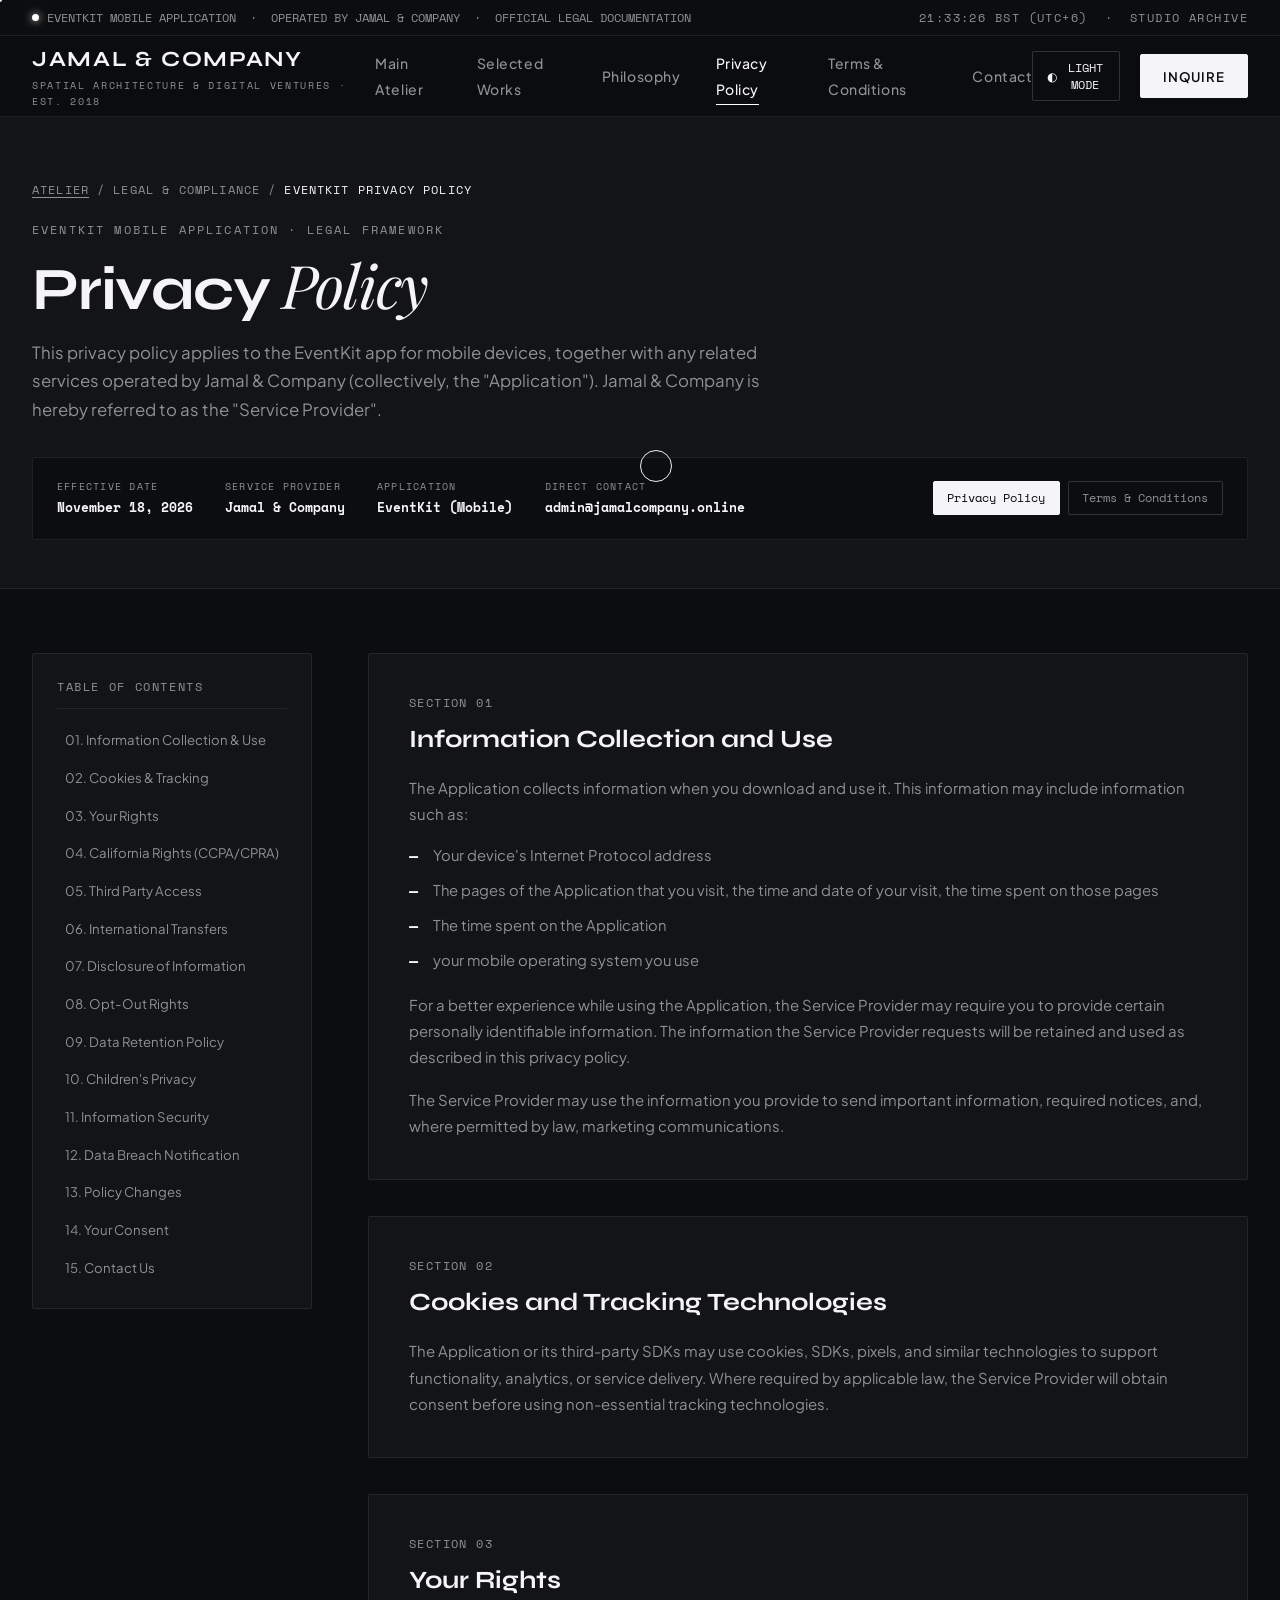
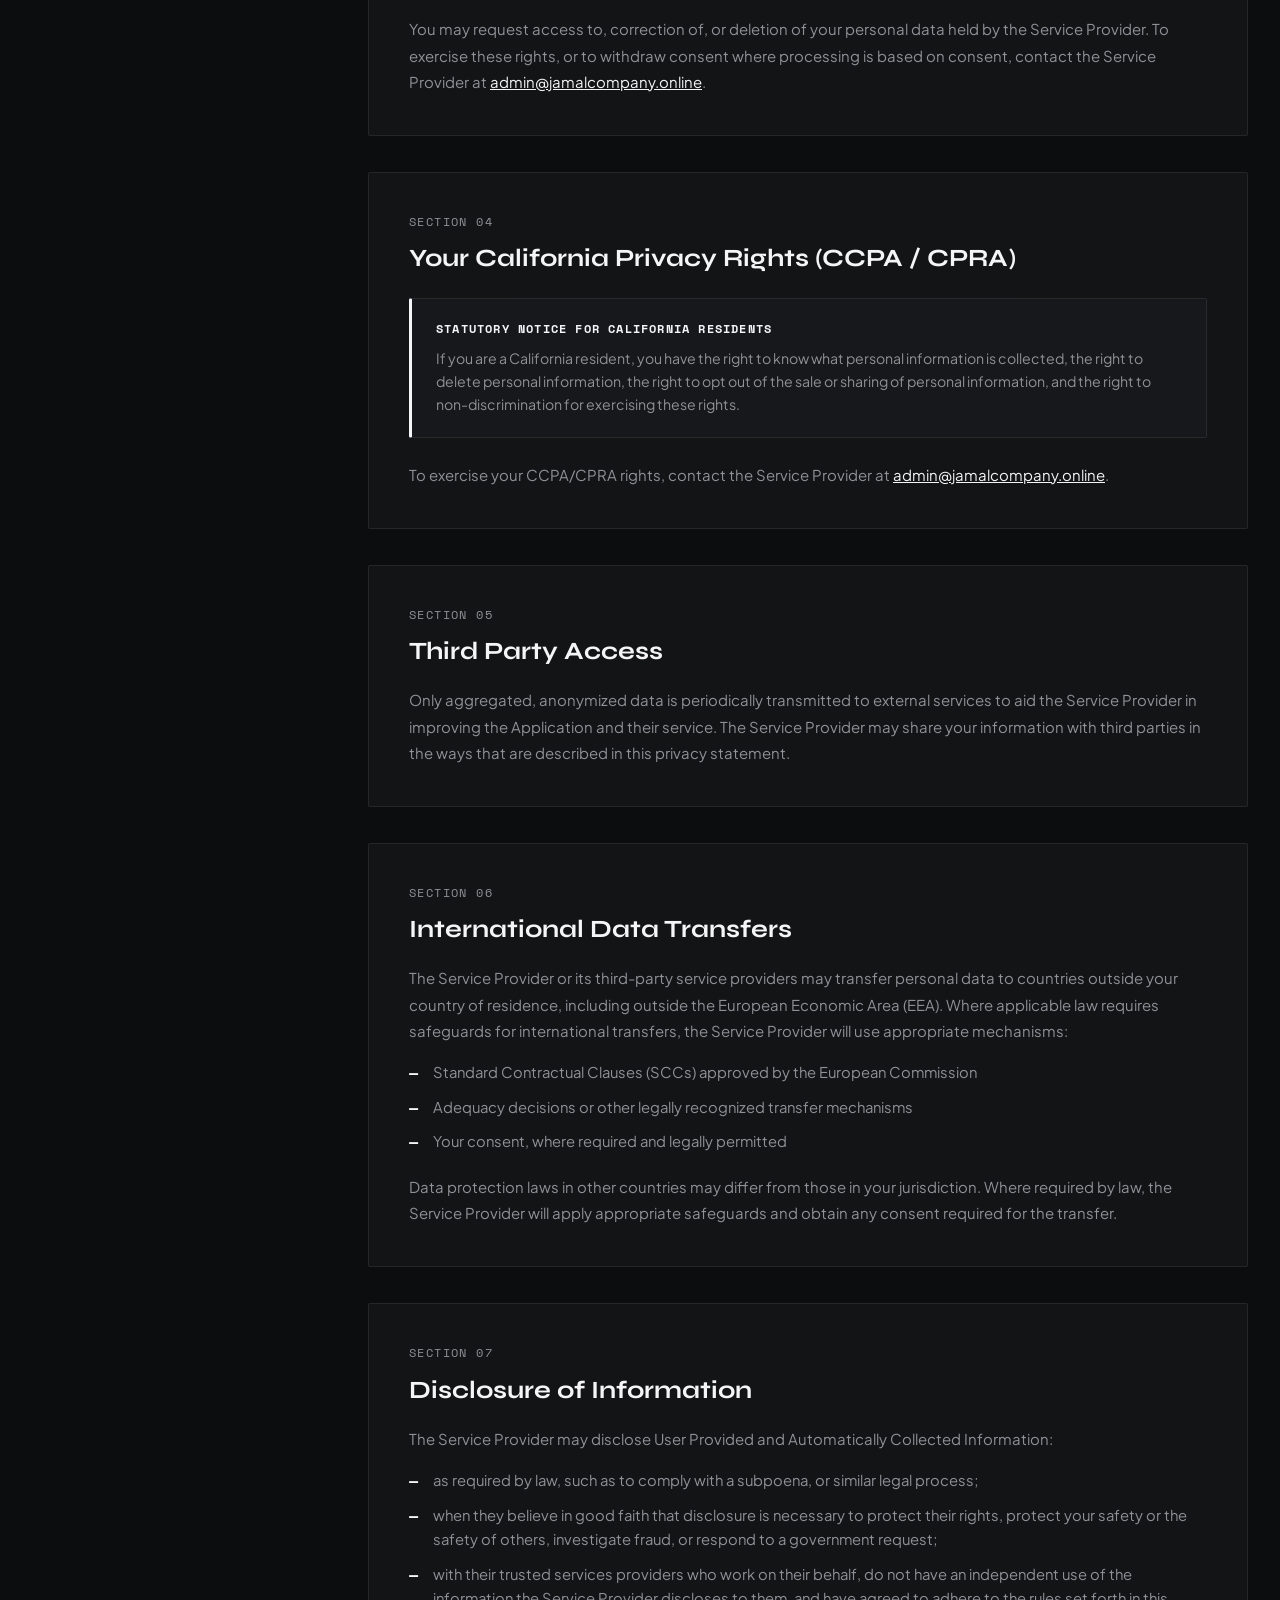
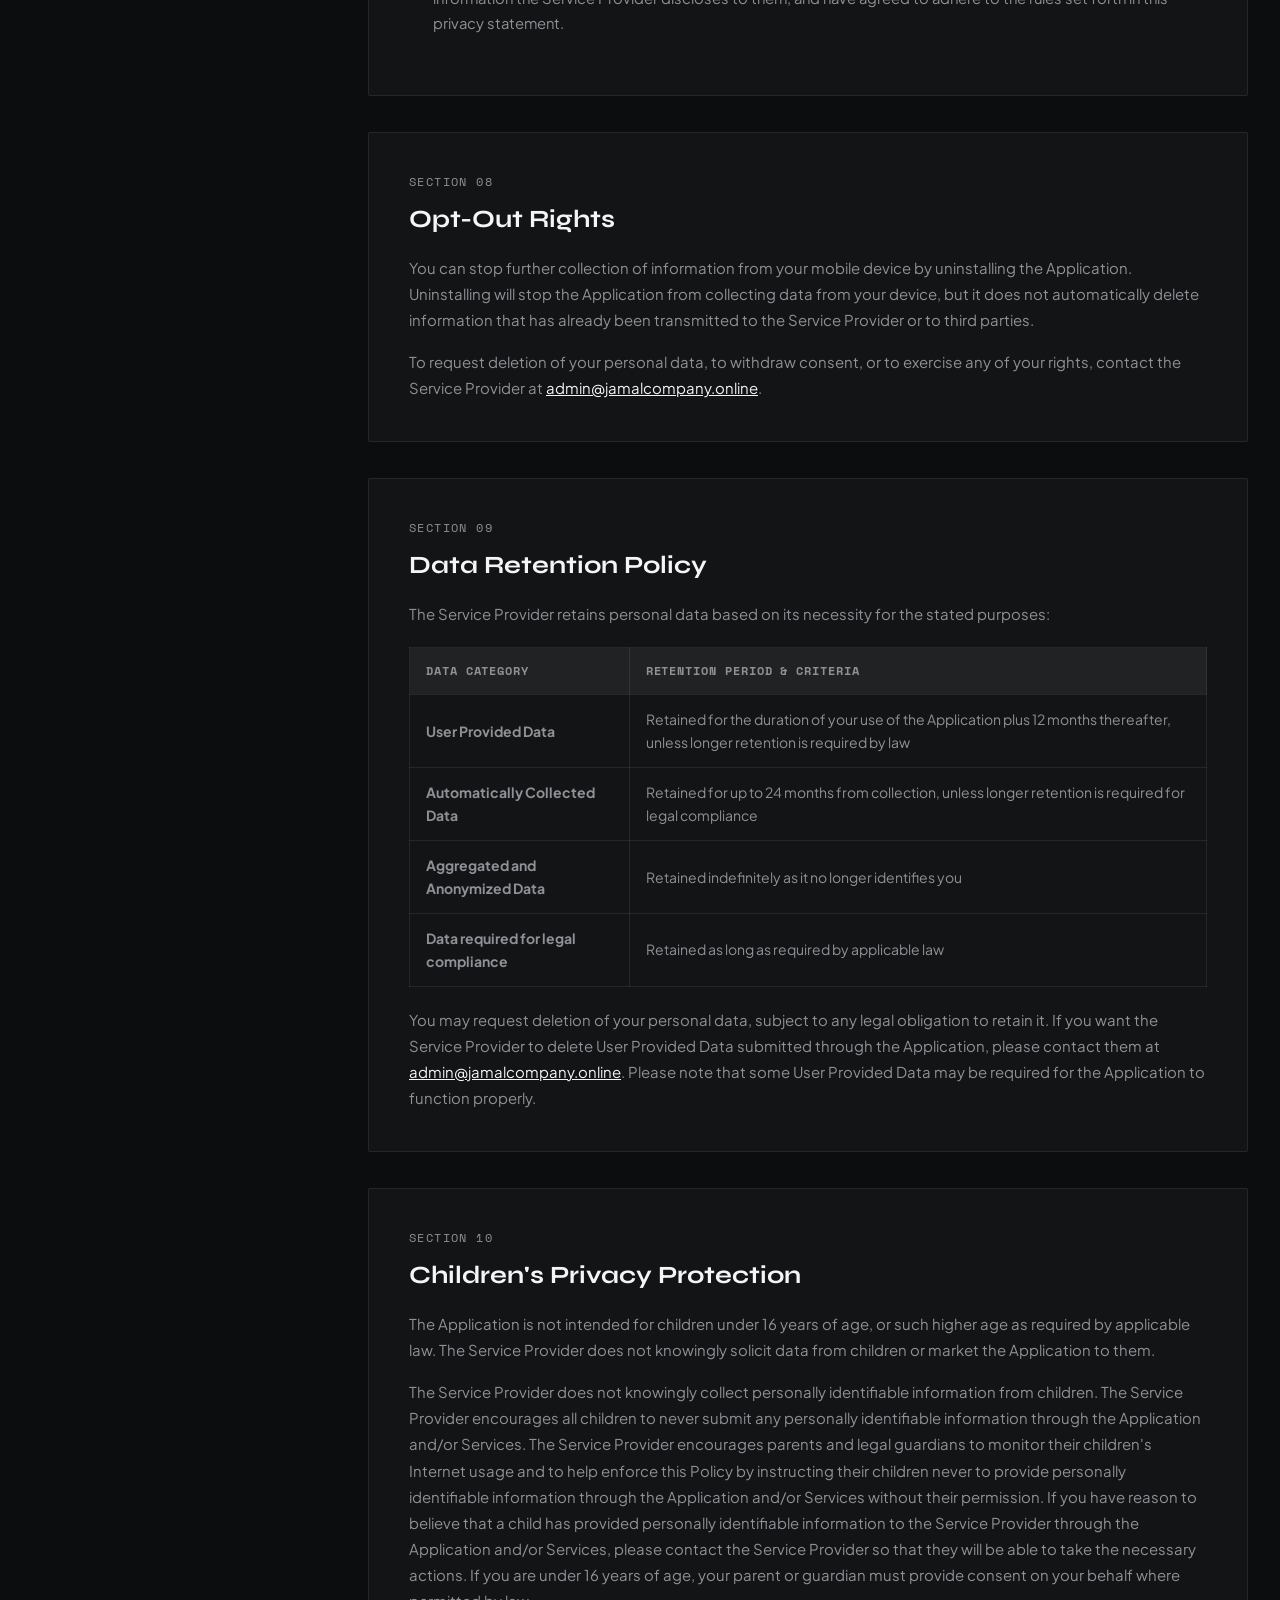
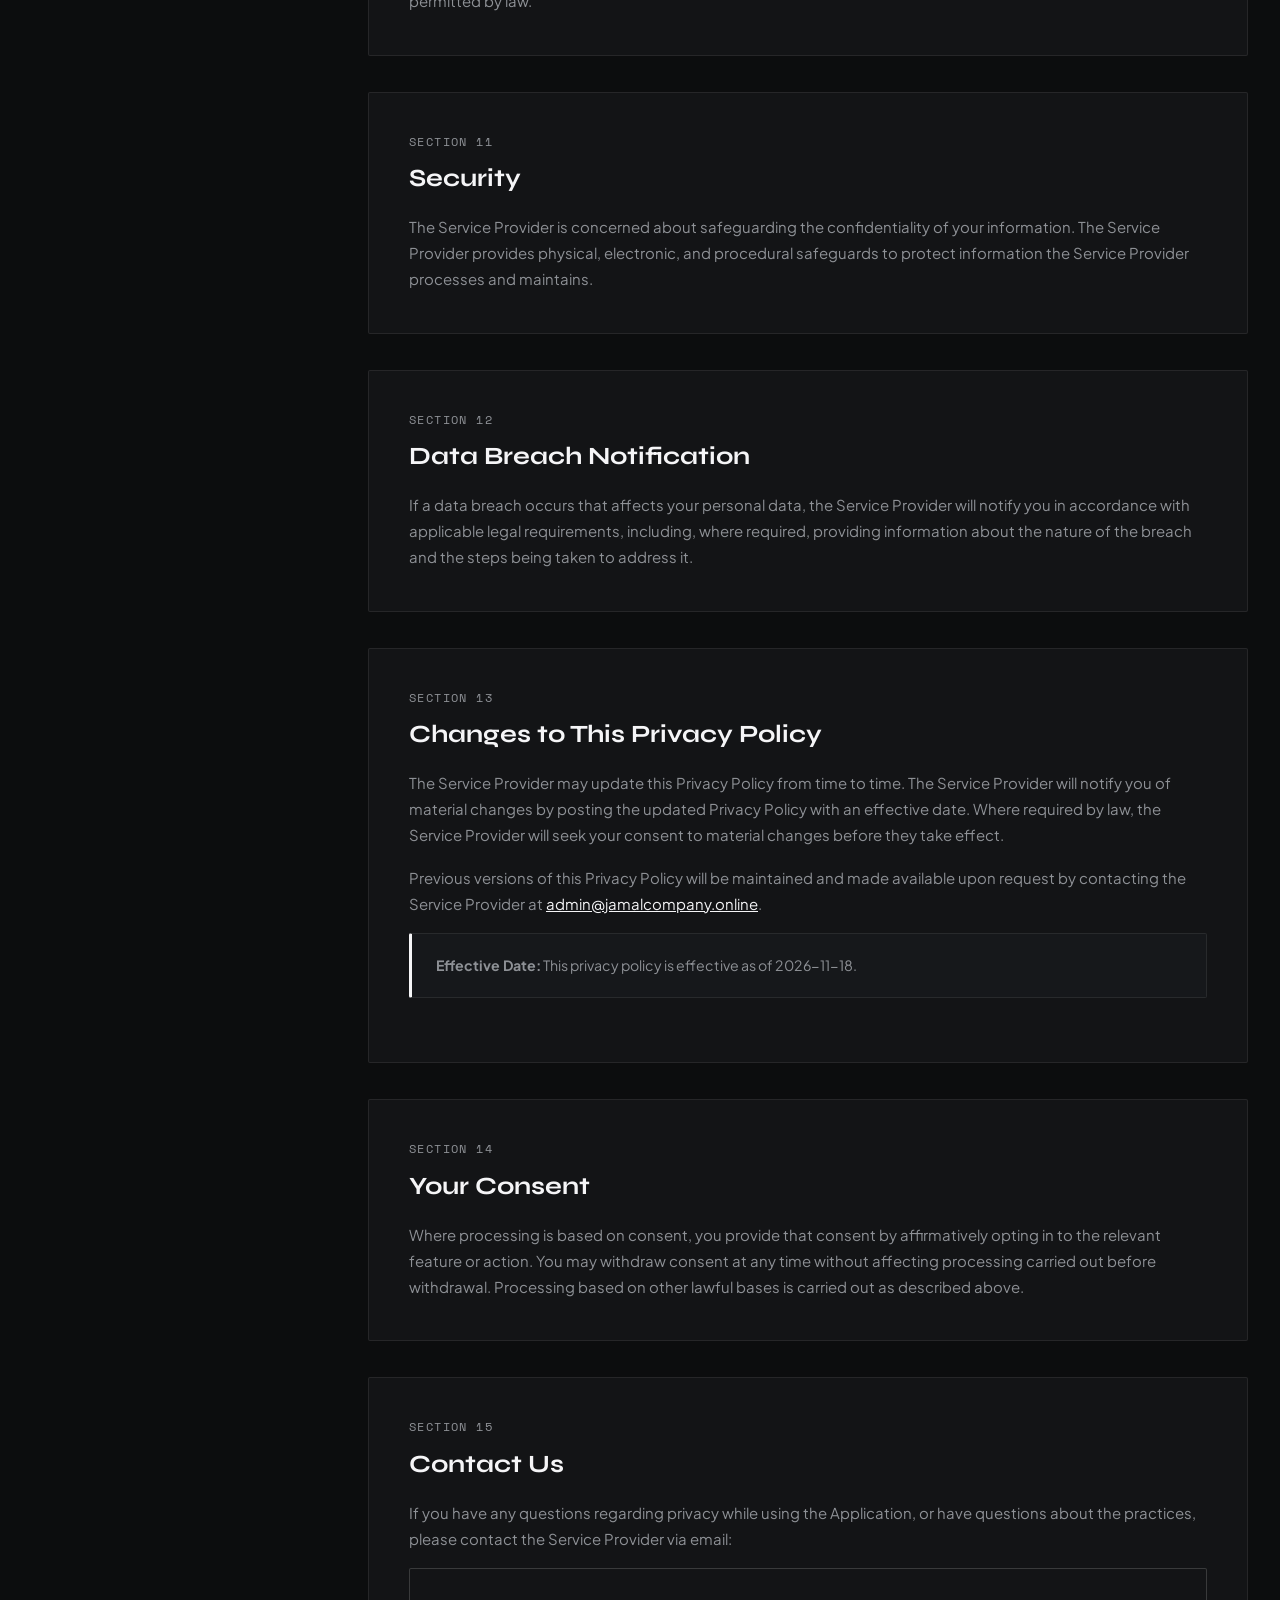
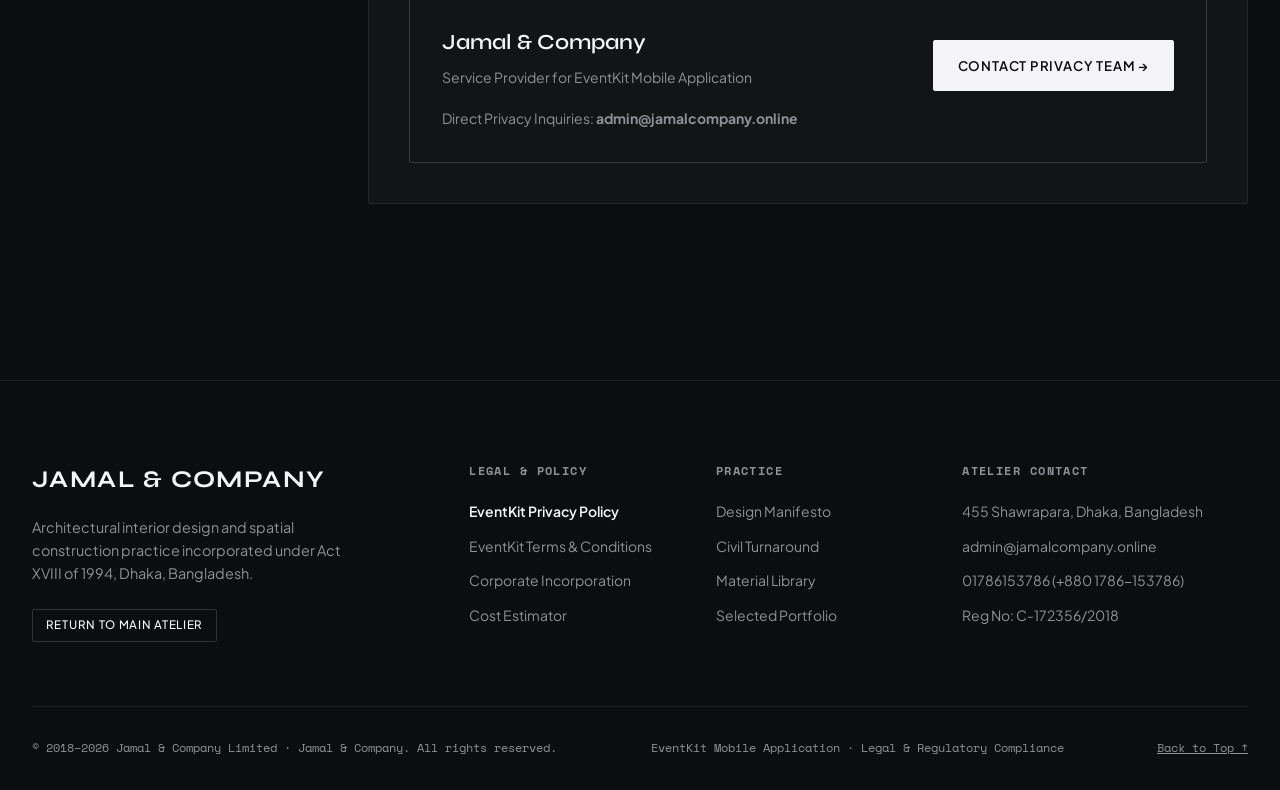
<file: event_kit/privacypolicy.html>
<!DOCTYPE html>
<html lang="en" data-theme="dark">
<head>
  <meta charset="UTF-8">
  <meta name="viewport" content="width=device-width, initial-scale=1.0">
  <title>Privacy Policy | EventKit App — Jamal & Company</title>
  
  <meta name="description" content="Official Privacy Policy for EventKit mobile application operated by Jamal & Company. Details on data collection, user rights, CCPA/CPRA, retention, and security.">
  <meta name="keywords" content="EventKit privacy policy, Jamal & Company, mobile app data privacy, CCPA, CPRA, data retention, user rights">
  <meta name="author" content="Jamal & Company">

  <!-- Open Graph -->
  <meta property="og:title" content="EventKit Privacy Policy | Jamal & Company">
  <meta property="og:description" content="Official Privacy Policy for the EventKit mobile application operated by Jamal & Company.">
  <meta property="og:type" content="website">

  <!-- Google Fonts -->
  <link rel="preconnect" href="https://fonts.googleapis.com">
  <link rel="preconnect" href="https://fonts.gstatic.com" crossorigin>
  <link href="https://fonts.googleapis.com/css2?family=Playfair+Display:ital,wght@0,400;0,600;1,400&family=Plus+Jakarta+Sans:wght@300;400;500;600;700&family=Space+Mono:ital,wght@0,400;0,700;1,400&family=Syne:wght@500;600;700;800&display=swap" rel="stylesheet">

  <link rel="stylesheet" href="../assets/css/style.css">
</head>
<body>

  <!-- Custom Cursor Follower -->
  <div class="custom-cursor" aria-hidden="true"></div>
  <div class="custom-cursor-dot" aria-hidden="true"></div>

  <!-- Top Live Status Bar -->
  <aside class="top-status-bar" aria-label="Corporate Registration & Live Studio Time">
    <div class="container">
      <div class="top-status-inner">
        <div class="status-pill">
          <span class="status-indicator"></span>
          <span>EVENTKIT MOBILE APPLICATION &nbsp;·&nbsp; OPERATED BY JAMAL &amp; COMPANY &nbsp;·&nbsp; OFFICIAL LEGAL DOCUMENTATION</span>
        </div>
        <div id="dhakaClock" class="mono-meta">
          00:00:00 BST (UTC+6) &nbsp;·&nbsp; ATELIER ACTIVE
        </div>
      </div>
    </div>
  </aside>

  <!-- Main Navigation Header -->
  <header class="site-header" id="siteHeader">
    <div class="container">
      <div class="header-inner">
        <a href="../index.html" class="brand-logo" aria-label="Jamal and Company Limited Home">
          <span class="brand-name">JAMAL &amp; COMPANY</span>
          <span class="brand-sub">Spatial Architecture &amp; Digital Ventures · Est. 2018</span>
        </a>

        <nav aria-label="Primary Navigation">
          <ul class="nav-links">
            <li><a href="../index.html" class="nav-link">Main Atelier</a></li>
            <li><a href="../index.html#works" class="nav-link">Selected Works</a></li>
            <li><a href="../index.html#philosophy" class="nav-link">Philosophy</a></li>
            <li><a href="privacypolicy.html" class="nav-link active">Privacy Policy</a></li>
            <li><a href="termsandcondition.html" class="nav-link">Terms &amp; Conditions</a></li>
            <li><a href="../index.html#contact" class="nav-link">Contact</a></li>
          </ul>
        </nav>

        <div class="header-actions">
          <button id="themeToggleBtn" class="theme-toggle-btn" aria-label="Toggle Light and Dark Monochrome Theme">
            <span class="theme-icon">&#9680;</span>
            <span class="theme-label">LIGHT MODE</span>
          </button>
          <a href="../index.html#contact" class="btn-primary">Inquire</a>
          <button id="mobileMenuToggle" class="mobile-menu-btn" aria-label="Open mobile navigation" aria-expanded="false">&#9776;</button>
        </div>
      </div>
    </div>
  </header>

  <main>
    <!-- Legal Page Header -->
    <section class="legal-page-header">
      <div class="container">
        <div class="legal-breadcrumbs">
          <a href="../index.html">Atelier</a>
          <span>/</span>
          <span>Legal &amp; Compliance</span>
          <span>/</span>
          <span style="color: var(--text-main);">EventKit Privacy Policy</span>
        </div>

        <span class="section-kicker">EventKit Mobile Application · Legal Framework</span>
        <h1 class="legal-title">Privacy <em>Policy</em></h1>
        <p class="legal-lead">
          This privacy policy applies to the EventKit app for mobile devices, together with any related services operated by Jamal &amp; Company (collectively, the "Application"). Jamal &amp; Company is hereby referred to as the "Service Provider".
        </p>

        <div class="legal-meta-strip">
          <div class="legal-meta-item">
            <span class="legal-meta-label">Effective Date</span>
            <span class="legal-meta-value">November 18, 2026</span>
          </div>
          <div class="legal-meta-item">
            <span class="legal-meta-label">Service Provider</span>
            <span class="legal-meta-value">Jamal &amp; Company</span>
          </div>
          <div class="legal-meta-item">
            <span class="legal-meta-label">Application</span>
            <span class="legal-meta-value">EventKit (Mobile)</span>
          </div>
          <div class="legal-meta-item">
            <span class="legal-meta-label">Direct Contact</span>
            <span class="legal-meta-value">admin@jamalcompany.online</span>
          </div>

          <div class="legal-switch-pill">
            <a href="privacypolicy.html" class="legal-switch-btn active">Privacy Policy</a>
            <a href="termsandcondition.html" class="legal-switch-btn">Terms &amp; Conditions</a>
          </div>
        </div>
      </div>
    </section>

    <!-- Legal Document Layout Grid -->
    <section class="section" style="padding-top: 0; padding-bottom: 5rem;">
      <div class="container">
        <div class="legal-layout">
          
          <!-- Sticky Table of Contents -->
          <aside class="legal-sidebar" aria-label="Document Navigation">
            <div class="legal-sidebar-title">Table of Contents</div>
            <ul class="legal-toc-list">
              <li><a href="#collection" class="legal-toc-link">01. Information Collection &amp; Use</a></li>
              <li><a href="#cookies" class="legal-toc-link">02. Cookies &amp; Tracking</a></li>
              <li><a href="#rights" class="legal-toc-link">03. Your Rights</a></li>
              <li><a href="#california" class="legal-toc-link">04. California Rights (CCPA/CPRA)</a></li>
              <li><a href="#thirdparty" class="legal-toc-link">05. Third Party Access</a></li>
              <li><a href="#transfers" class="legal-toc-link">06. International Transfers</a></li>
              <li><a href="#disclosure" class="legal-toc-link">07. Disclosure of Information</a></li>
              <li><a href="#optout" class="legal-toc-link">08. Opt-Out Rights</a></li>
              <li><a href="#retention" class="legal-toc-link">09. Data Retention Policy</a></li>
              <li><a href="#children" class="legal-toc-link">10. Children's Privacy</a></li>
              <li><a href="#security" class="legal-toc-link">11. Information Security</a></li>
              <li><a href="#breach" class="legal-toc-link">12. Data Breach Notification</a></li>
              <li><a href="#changes" class="legal-toc-link">13. Policy Changes</a></li>
              <li><a href="#consent" class="legal-toc-link">14. Your Consent</a></li>
              <li><a href="#contact" class="legal-toc-link">15. Contact Us</a></li>
            </ul>
          </aside>

          <!-- Main Document Content -->
          <div class="legal-body">

            <!-- Clause 01: Information Collection and Use -->
            <article class="legal-section-card" id="collection">
              <span class="legal-section-badge">Section 01</span>
              <h2>Information Collection and Use</h2>
              <p>
                The Application collects information when you download and use it. This information may include information such as:
              </p>
              <ul class="legal-list">
                <li>Your device's Internet Protocol address</li>
                <li>The pages of the Application that you visit, the time and date of your visit, the time spent on those pages</li>
                <li>The time spent on the Application</li>
                <li>your mobile operating system you use</li>
              </ul>
              <p>
                For a better experience while using the Application, the Service Provider may require you to provide certain personally identifiable information. The information the Service Provider requests will be retained and used as described in this privacy policy.
              </p>
              <p>
                The Service Provider may use the information you provide to send important information, required notices, and, where permitted by law, marketing communications.
              </p>
            </article>

            <!-- Clause 02: Cookies and tracking technologies -->
            <article class="legal-section-card" id="cookies">
              <span class="legal-section-badge">Section 02</span>
              <h2>Cookies and Tracking Technologies</h2>
              <p>
                The Application or its third-party SDKs may use cookies, SDKs, pixels, and similar technologies to support functionality, analytics, or service delivery. Where required by applicable law, the Service Provider will obtain consent before using non-essential tracking technologies.
              </p>
            </article>

            <!-- Clause 03: Your Rights -->
            <article class="legal-section-card" id="rights">
              <span class="legal-section-badge">Section 03</span>
              <h2>Your Rights</h2>
              <p>
                You may request access to, correction of, or deletion of your personal data held by the Service Provider. To exercise these rights, or to withdraw consent where processing is based on consent, contact the Service Provider at <a href="mailto:admin@jamalcompany.online" style="text-decoration: underline; color: var(--text-main);">admin@jamalcompany.online</a>.
              </p>
            </article>

            <!-- Clause 04: Your California privacy rights (CCPA/CPRA) -->
            <article class="legal-section-card" id="california">
              <span class="legal-section-badge">Section 04</span>
              <h2>Your California Privacy Rights (CCPA / CPRA)</h2>
              <div class="legal-callout-box">
                <div class="legal-callout-title">Statutory Notice for California Residents</div>
                <p>
                  If you are a California resident, you have the right to know what personal information is collected, the right to delete personal information, the right to opt out of the sale or sharing of personal information, and the right to non-discrimination for exercising these rights.
                </p>
              </div>
              <p>
                To exercise your CCPA/CPRA rights, contact the Service Provider at <a href="mailto:admin@jamalcompany.online" style="text-decoration: underline; color: var(--text-main);">admin@jamalcompany.online</a>.
              </p>
            </article>

            <!-- Clause 05: Third Party Access -->
            <article class="legal-section-card" id="thirdparty">
              <span class="legal-section-badge">Section 05</span>
              <h2>Third Party Access</h2>
              <p>
                Only aggregated, anonymized data is periodically transmitted to external services to aid the Service Provider in improving the Application and their service. The Service Provider may share your information with third parties in the ways that are described in this privacy statement.
              </p>
            </article>

            <!-- Clause 06: International Data Transfers -->
            <article class="legal-section-card" id="transfers">
              <span class="legal-section-badge">Section 06</span>
              <h2>International Data Transfers</h2>
              <p>
                The Service Provider or its third-party service providers may transfer personal data to countries outside your country of residence, including outside the European Economic Area (EEA). Where applicable law requires safeguards for international transfers, the Service Provider will use appropriate mechanisms:
              </p>
              <ul class="legal-list">
                <li>Standard Contractual Clauses (SCCs) approved by the European Commission</li>
                <li>Adequacy decisions or other legally recognized transfer mechanisms</li>
                <li>Your consent, where required and legally permitted</li>
              </ul>
              <p>
                Data protection laws in other countries may differ from those in your jurisdiction. Where required by law, the Service Provider will apply appropriate safeguards and obtain any consent required for the transfer.
              </p>
            </article>

            <!-- Clause 07: Legal Disclosures -->
            <article class="legal-section-card" id="disclosure">
              <span class="legal-section-badge">Section 07</span>
              <h2>Disclosure of Information</h2>
              <p>
                The Service Provider may disclose User Provided and Automatically Collected Information:
              </p>
              <ul class="legal-list">
                <li>as required by law, such as to comply with a subpoena, or similar legal process;</li>
                <li>when they believe in good faith that disclosure is necessary to protect their rights, protect your safety or the safety of others, investigate fraud, or respond to a government request;</li>
                <li>with their trusted services providers who work on their behalf, do not have an independent use of the information the Service Provider discloses to them, and have agreed to adhere to the rules set forth in this privacy statement.</li>
              </ul>
            </article>

            <!-- Clause 08: Opt-Out Rights -->
            <article class="legal-section-card" id="optout">
              <span class="legal-section-badge">Section 08</span>
              <h2>Opt-Out Rights</h2>
              <p>
                You can stop further collection of information from your mobile device by uninstalling the Application. Uninstalling will stop the Application from collecting data from your device, but it does not automatically delete information that has already been transmitted to the Service Provider or to third parties.
              </p>
              <p>
                To request deletion of your personal data, to withdraw consent, or to exercise any of your rights, contact the Service Provider at <a href="mailto:admin@jamalcompany.online" style="text-decoration: underline; color: var(--text-main);">admin@jamalcompany.online</a>.
              </p>
            </article>

            <!-- Clause 09: Data Retention Policy -->
            <article class="legal-section-card" id="retention">
              <span class="legal-section-badge">Section 09</span>
              <h2>Data Retention Policy</h2>
              <p>
                The Service Provider retains personal data based on its necessity for the stated purposes:
              </p>

              <table class="legal-data-table">
                <thead>
                  <tr>
                    <th>Data Category</th>
                    <th>Retention Period &amp; Criteria</th>
                  </tr>
                </thead>
                <tbody>
                  <tr>
                    <td><strong>User Provided Data</strong></td>
                    <td>Retained for the duration of your use of the Application plus 12 months thereafter, unless longer retention is required by law</td>
                  </tr>
                  <tr>
                    <td><strong>Automatically Collected Data</strong></td>
                    <td>Retained for up to 24 months from collection, unless longer retention is required for legal compliance</td>
                  </tr>
                  <tr>
                    <td><strong>Aggregated and Anonymized Data</strong></td>
                    <td>Retained indefinitely as it no longer identifies you</td>
                  </tr>
                  <tr>
                    <td><strong>Data required for legal compliance</strong></td>
                    <td>Retained as long as required by applicable law</td>
                  </tr>
                </tbody>
              </table>

              <p>
                You may request deletion of your personal data, subject to any legal obligation to retain it. If you want the Service Provider to delete User Provided Data submitted through the Application, please contact them at <a href="mailto:admin@jamalcompany.online" style="text-decoration: underline; color: var(--text-main);">admin@jamalcompany.online</a>. Please note that some User Provided Data may be required for the Application to function properly.
              </p>
            </article>

            <!-- Clause 10: Children -->
            <article class="legal-section-card" id="children">
              <span class="legal-section-badge">Section 10</span>
              <h2>Children's Privacy Protection</h2>
              <p>
                The Application is not intended for children under 16 years of age, or such higher age as required by applicable law. The Service Provider does not knowingly solicit data from children or market the Application to them.
              </p>
              <p>
                The Service Provider does not knowingly collect personally identifiable information from children. The Service Provider encourages all children to never submit any personally identifiable information through the Application and/or Services. The Service Provider encourages parents and legal guardians to monitor their children's Internet usage and to help enforce this Policy by instructing their children never to provide personally identifiable information through the Application and/or Services without their permission. If you have reason to believe that a child has provided personally identifiable information to the Service Provider through the Application and/or Services, please contact the Service Provider so that they will be able to take the necessary actions. If you are under 16 years of age, your parent or guardian must provide consent on your behalf where permitted by law.
              </p>
            </article>

            <!-- Clause 11: Security -->
            <article class="legal-section-card" id="security">
              <span class="legal-section-badge">Section 11</span>
              <h2>Security</h2>
              <p>
                The Service Provider is concerned about safeguarding the confidentiality of your information. The Service Provider provides physical, electronic, and procedural safeguards to protect information the Service Provider processes and maintains.
              </p>
            </article>

            <!-- Clause 12: Data Breach Notification -->
            <article class="legal-section-card" id="breach">
              <span class="legal-section-badge">Section 12</span>
              <h2>Data Breach Notification</h2>
              <p>
                If a data breach occurs that affects your personal data, the Service Provider will notify you in accordance with applicable legal requirements, including, where required, providing information about the nature of the breach and the steps being taken to address it.
              </p>
            </article>

            <!-- Clause 13: Changes -->
            <article class="legal-section-card" id="changes">
              <span class="legal-section-badge">Section 13</span>
              <h2>Changes to This Privacy Policy</h2>
              <p>
                The Service Provider may update this Privacy Policy from time to time. The Service Provider will notify you of material changes by posting the updated Privacy Policy with an effective date. Where required by law, the Service Provider will seek your consent to material changes before they take effect.
              </p>
              <p>
                Previous versions of this Privacy Policy will be maintained and made available upon request by contacting the Service Provider at <a href="mailto:admin@jamalcompany.online" style="text-decoration: underline; color: var(--text-main);">admin@jamalcompany.online</a>.
              </p>
              <div class="legal-callout-box" style="margin-top: 1rem;">
                <p><strong>Effective Date:</strong> This privacy policy is effective as of 2026-11-18.</p>
              </div>
            </article>

            <!-- Clause 14: Your Consent -->
            <article class="legal-section-card" id="consent">
              <span class="legal-section-badge">Section 14</span>
              <h2>Your Consent</h2>
              <p>
                Where processing is based on consent, you provide that consent by affirmatively opting in to the relevant feature or action. You may withdraw consent at any time without affecting processing carried out before withdrawal. Processing based on other lawful bases is carried out as described above.
              </p>
            </article>

            <!-- Clause 15: Contact Us -->
            <article class="legal-section-card" id="contact">
              <span class="legal-section-badge">Section 15</span>
              <h2>Contact Us</h2>
              <p>
                If you have any questions regarding privacy while using the Application, or have questions about the practices, please contact the Service Provider via email:
              </p>

              <div class="legal-contact-card">
                <div class="legal-contact-info">
                  <h3>Jamal &amp; Company</h3>
                  <p>Service Provider for EventKit Mobile Application</p>
                  <p style="margin-top: 0.25rem;">Direct Privacy Inquiries: <strong>admin@jamalcompany.online</strong></p>
                </div>
                <div>
                  <a href="mailto:admin@jamalcompany.online" class="btn-primary" style="padding: 0.85rem 1.5rem;">
                    Contact Privacy Team &rarr;
                  </a>
                </div>
              </div>
            </article>

          </div>
        </div>
      </div>
    </section>
  </main>

  <!-- Site Footer -->
  <footer class="site-footer">
    <div class="container">
      <div class="footer-top">
        <div class="footer-brand">
          <h3>JAMAL &amp; COMPANY</h3>
          <p>
            Architectural interior design and spatial construction practice incorporated under Act XVIII of 1994, Dhaka, Bangladesh.
          </p>
          <div style="margin-top: 1.5rem;">
            <a href="../index.html#contact" class="btn-secondary" style="font-size: 0.725rem; padding: 0.4rem 0.8rem;">
              <span>Return to Main Atelier</span>
            </a>
          </div>
        </div>

        <div class="footer-col">
          <h5>Legal &amp; Policy</h5>
          <ul class="footer-nav">
            <li><a href="privacypolicy.html" style="color: var(--text-main); font-weight: 600;">EventKit Privacy Policy</a></li>
            <li><a href="termsandcondition.html">EventKit Terms &amp; Conditions</a></li>
            <li><a href="../index.html#credentials">Corporate Incorporation</a></li>
            <li><a href="../index.html#estimator">Cost Estimator</a></li>
          </ul>
        </div>

        <div class="footer-col">
          <h5>Practice</h5>
          <ul class="footer-nav">
            <li><a href="../index.html#philosophy">Design Manifesto</a></li>
            <li><a href="../index.html#transformation">Civil Turnaround</a></li>
            <li><a href="../index.html#materiality">Material Library</a></li>
            <li><a href="../index.html#works">Selected Portfolio</a></li>
          </ul>
        </div>

        <div class="footer-col">
          <h5>Atelier Contact</h5>
          <ul class="footer-nav">
            <li>455 Shawrapara, Dhaka, Bangladesh</li>
            <li><a href="mailto:admin@jamalcompany.online">admin@jamalcompany.online</a></li>
            <li><a href="tel:+8801786153786">01786153786 (+880 1786-153786)</a></li>
            <li>Reg No: C-172356/2018</li>
          </ul>
        </div>
      </div>

      <div class="footer-bottom">
        <div>
          &copy; 2018–2026 Jamal &amp; Company Limited · Jamal &amp; Company. All rights reserved.
        </div>
        <div>
          EventKit Mobile Application · Legal &amp; Regulatory Compliance
        </div>
        <div>
          <a href="#" style="text-decoration: underline;">Back to Top &uarr;</a>
        </div>
      </div>
    </div>
  </footer>

  <script src="../assets/js/app.js"></script>
</body>
</html>
</file>
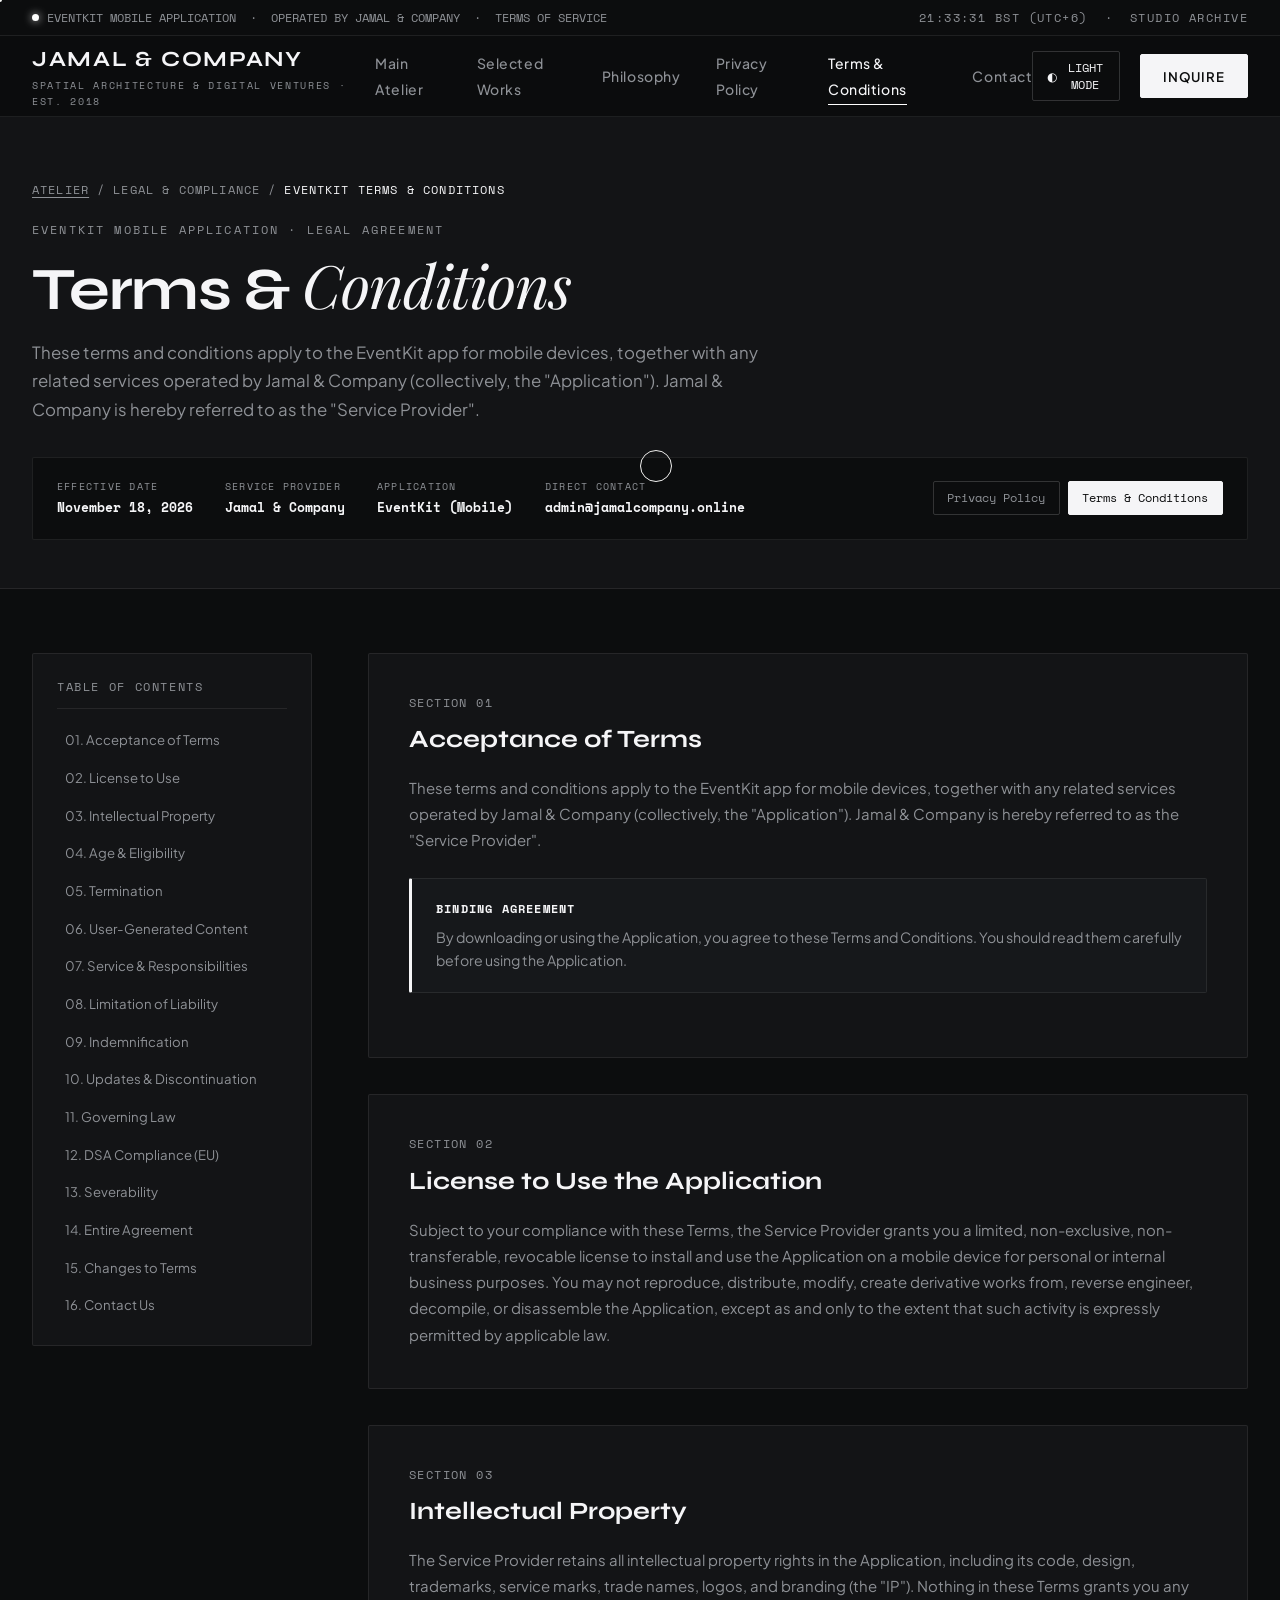
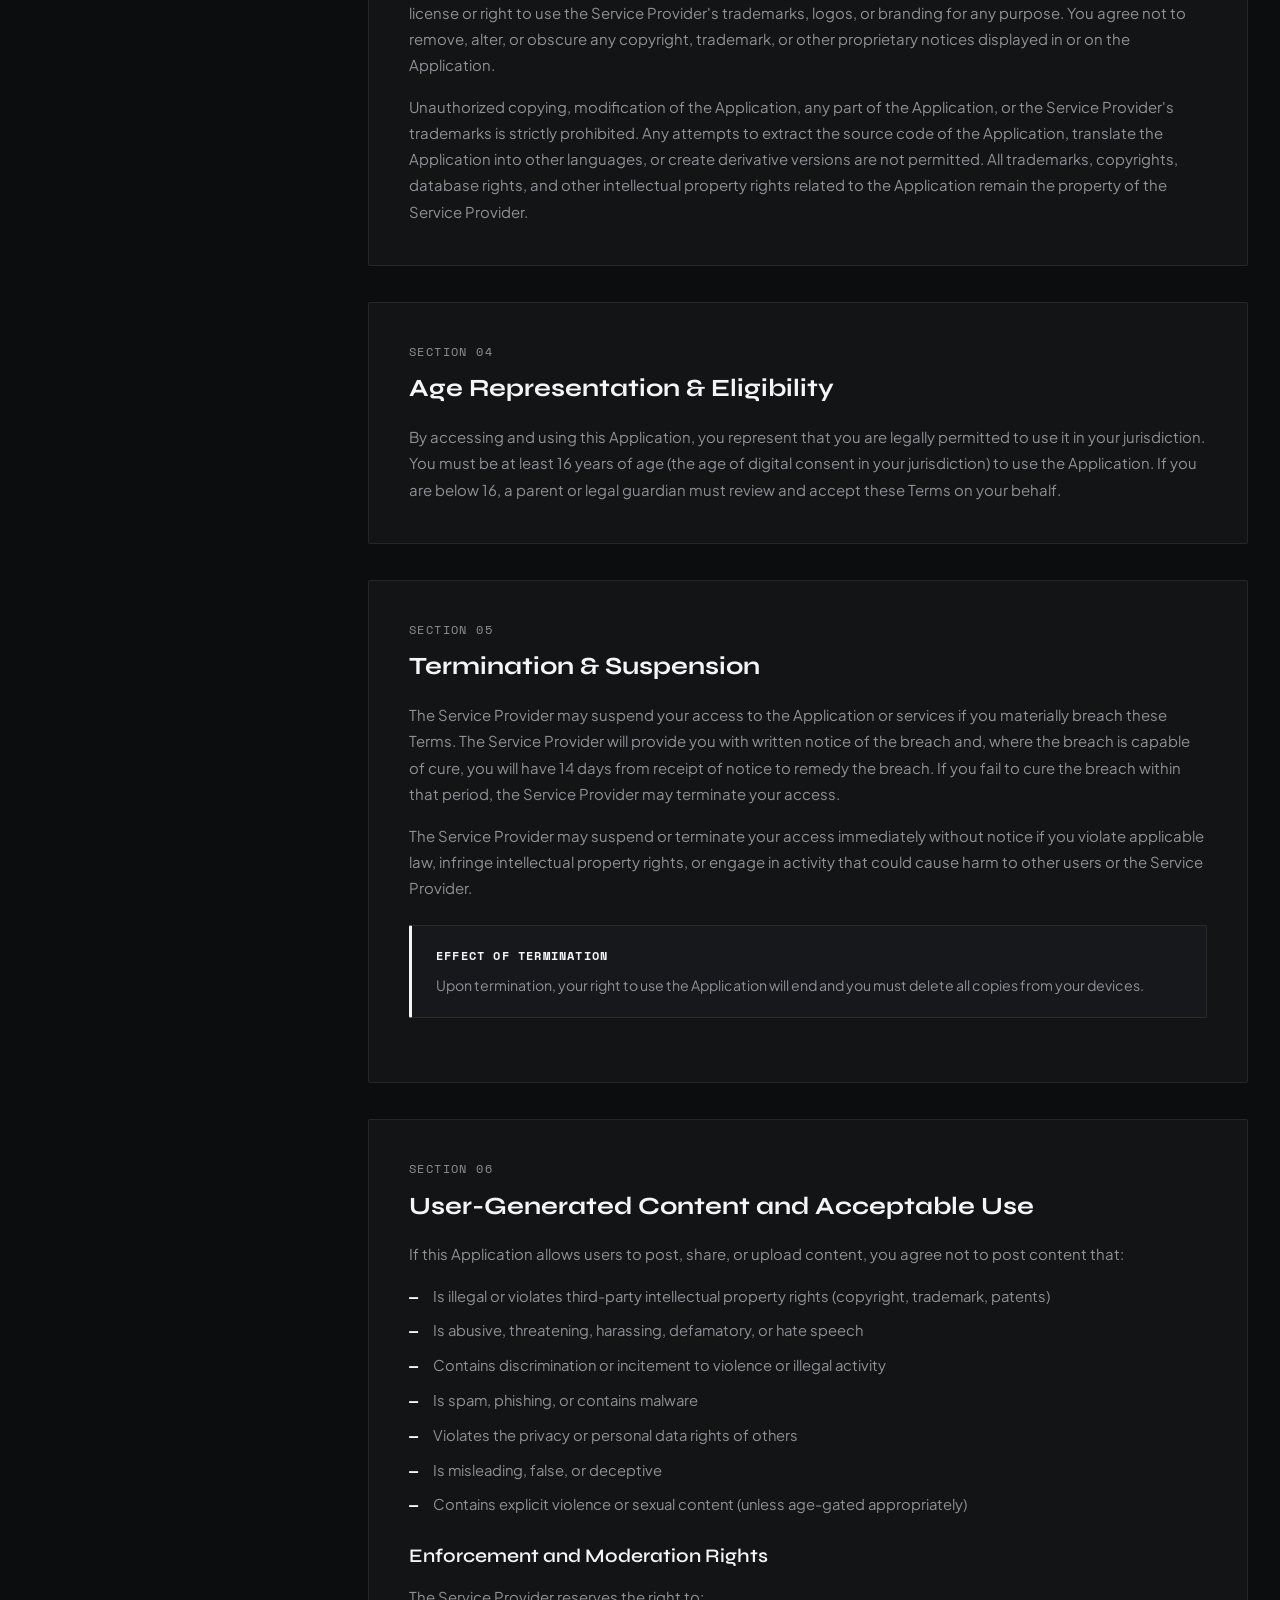
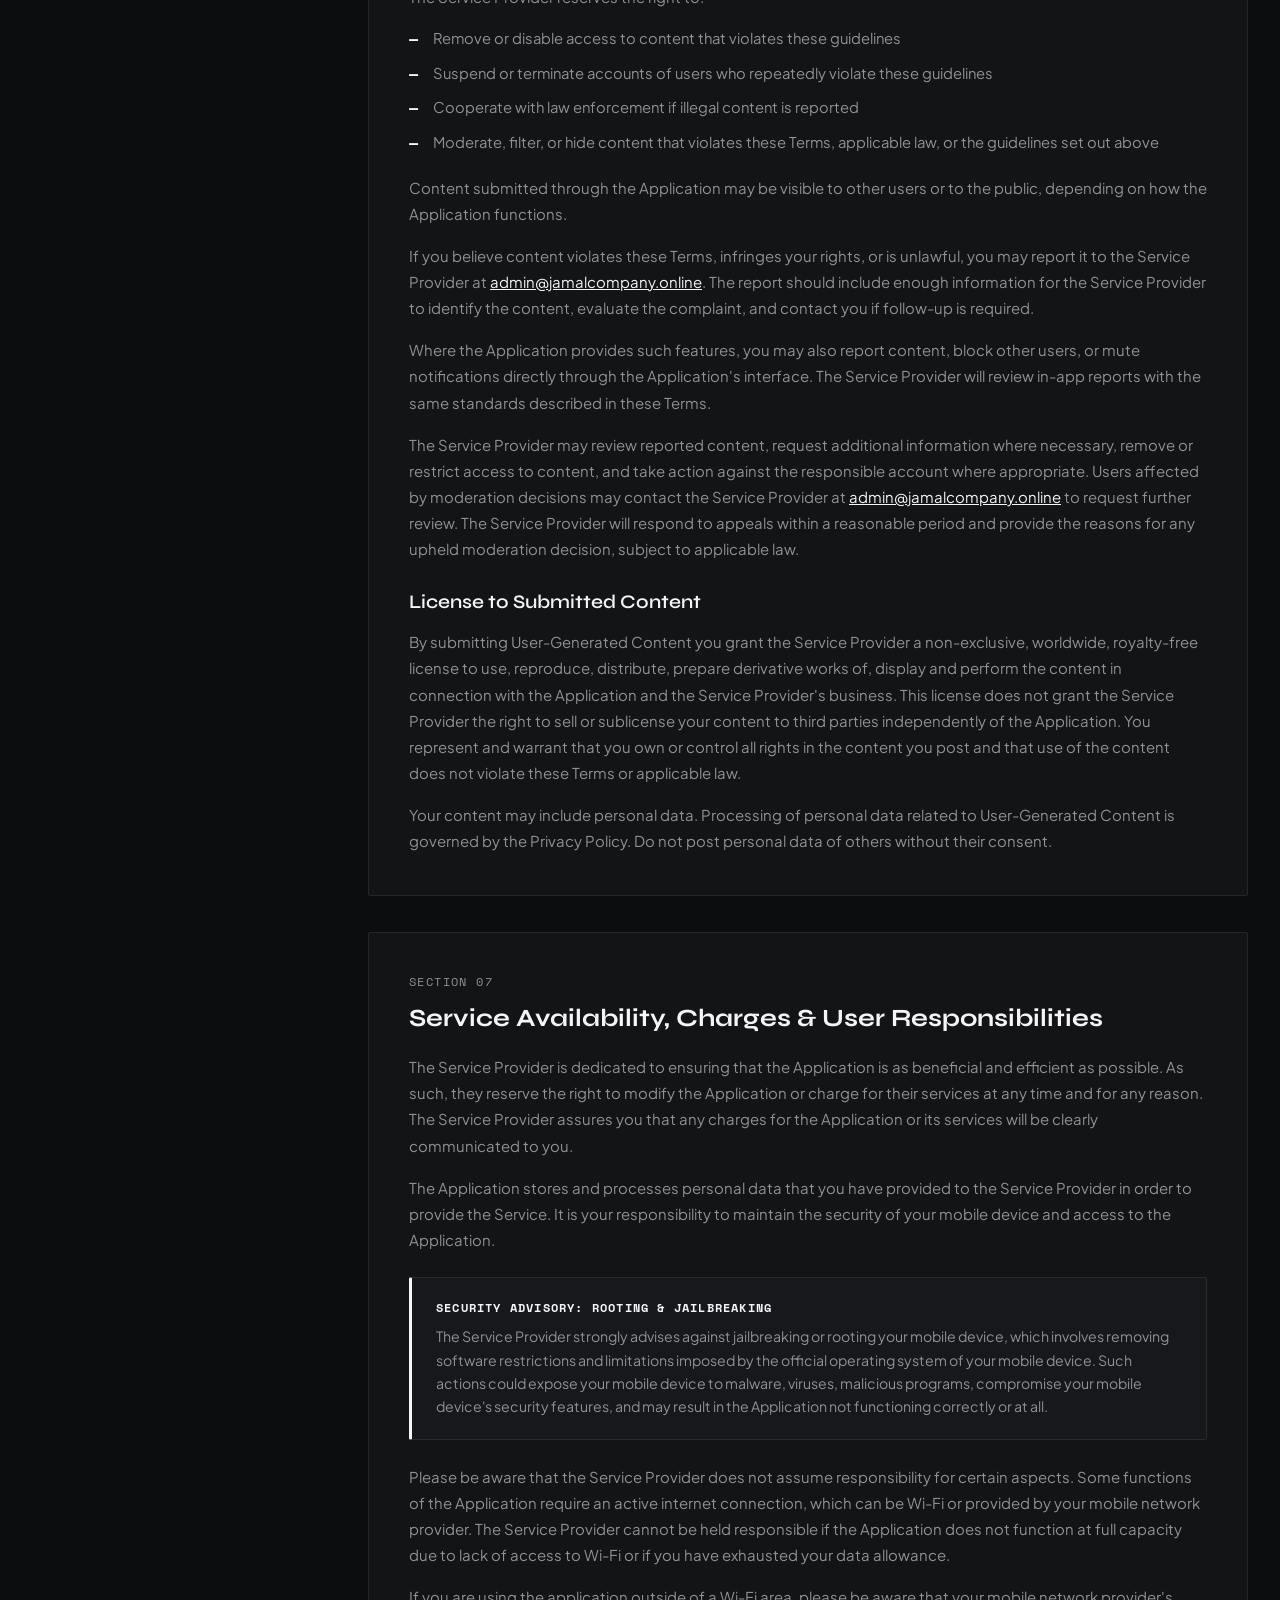
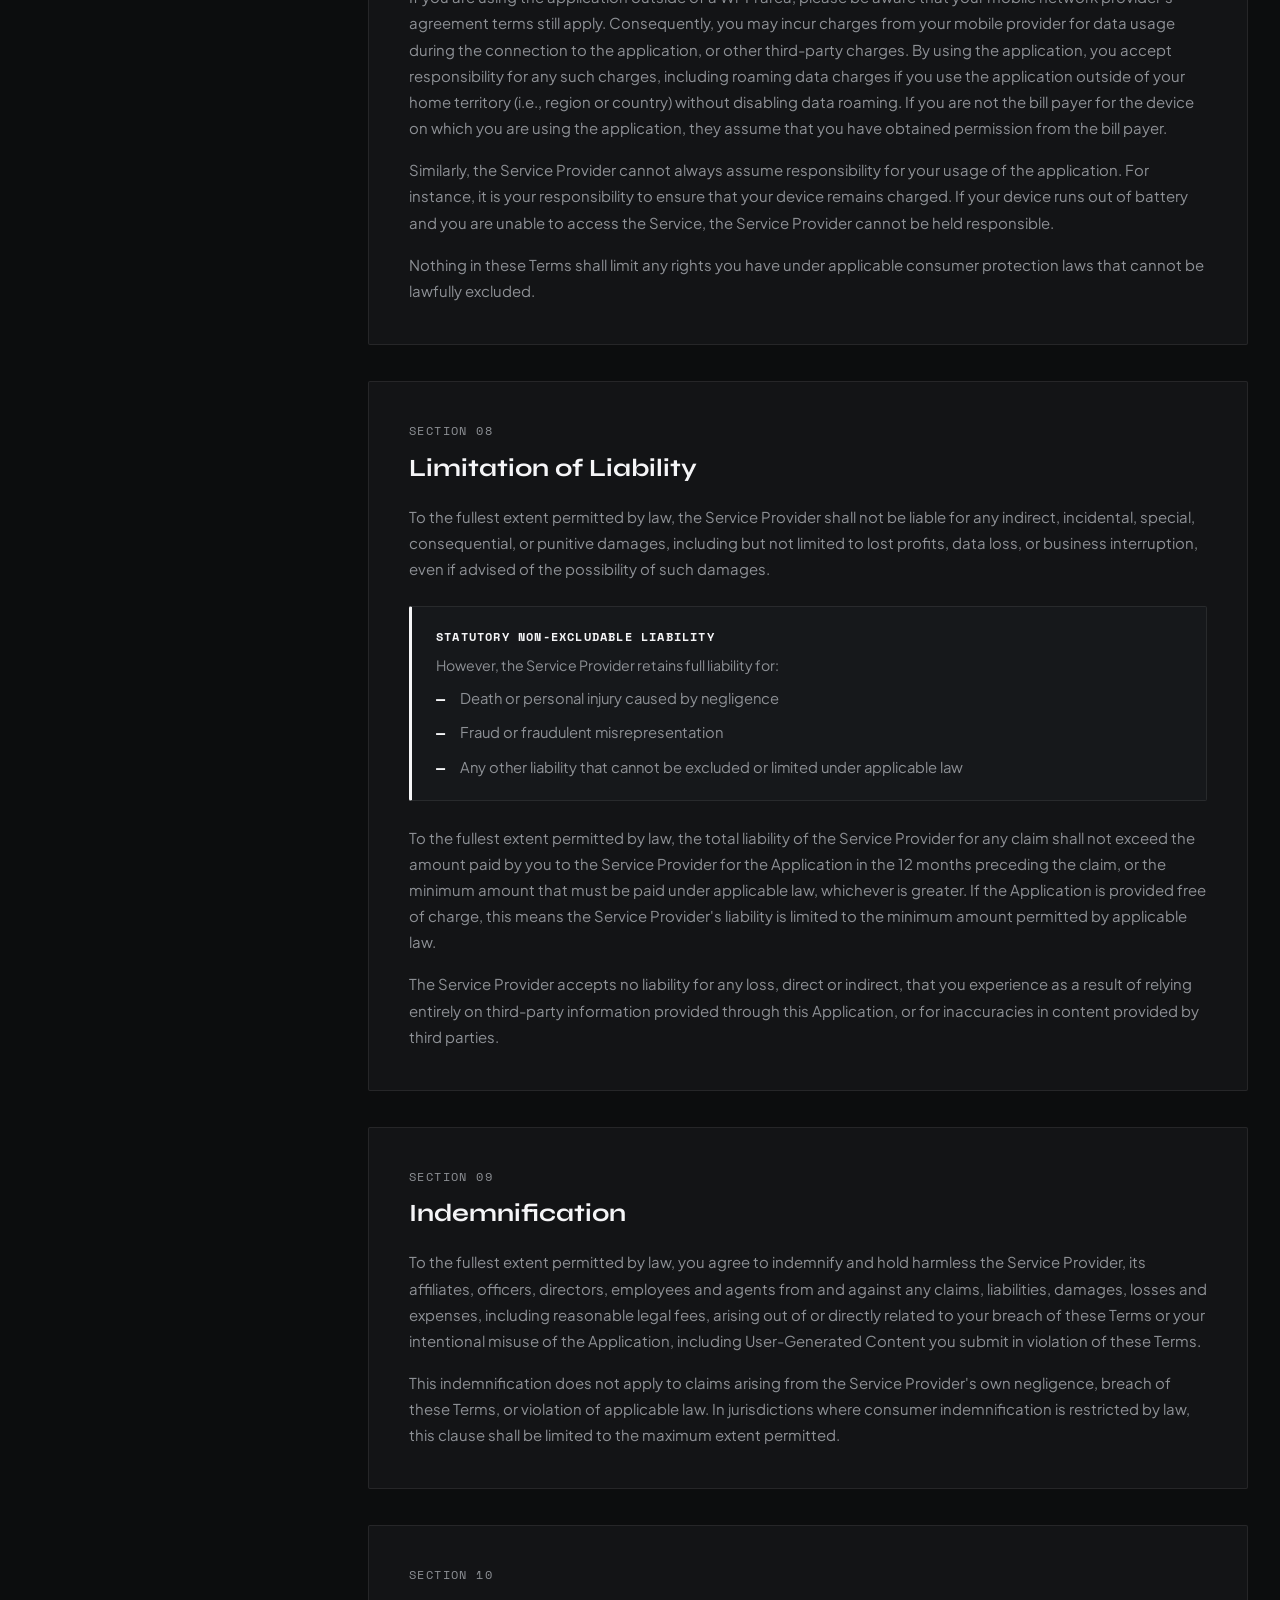
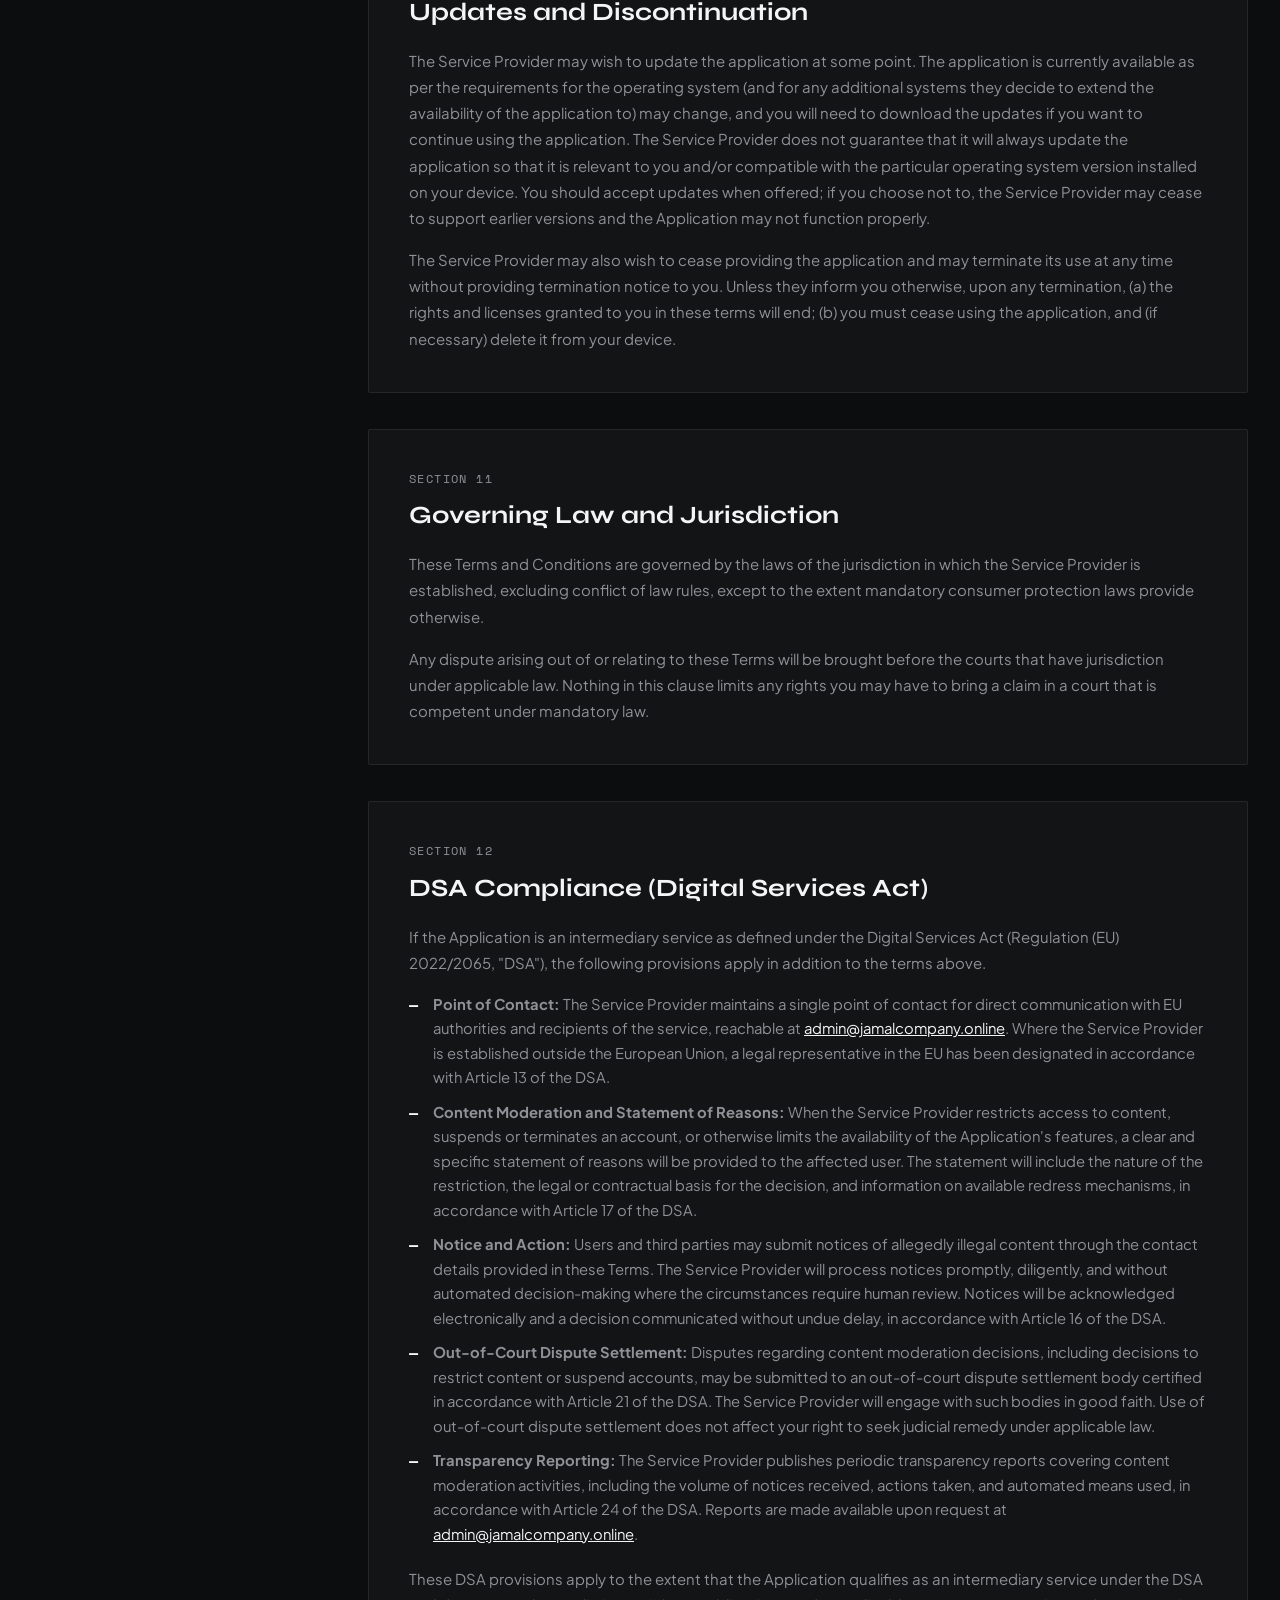
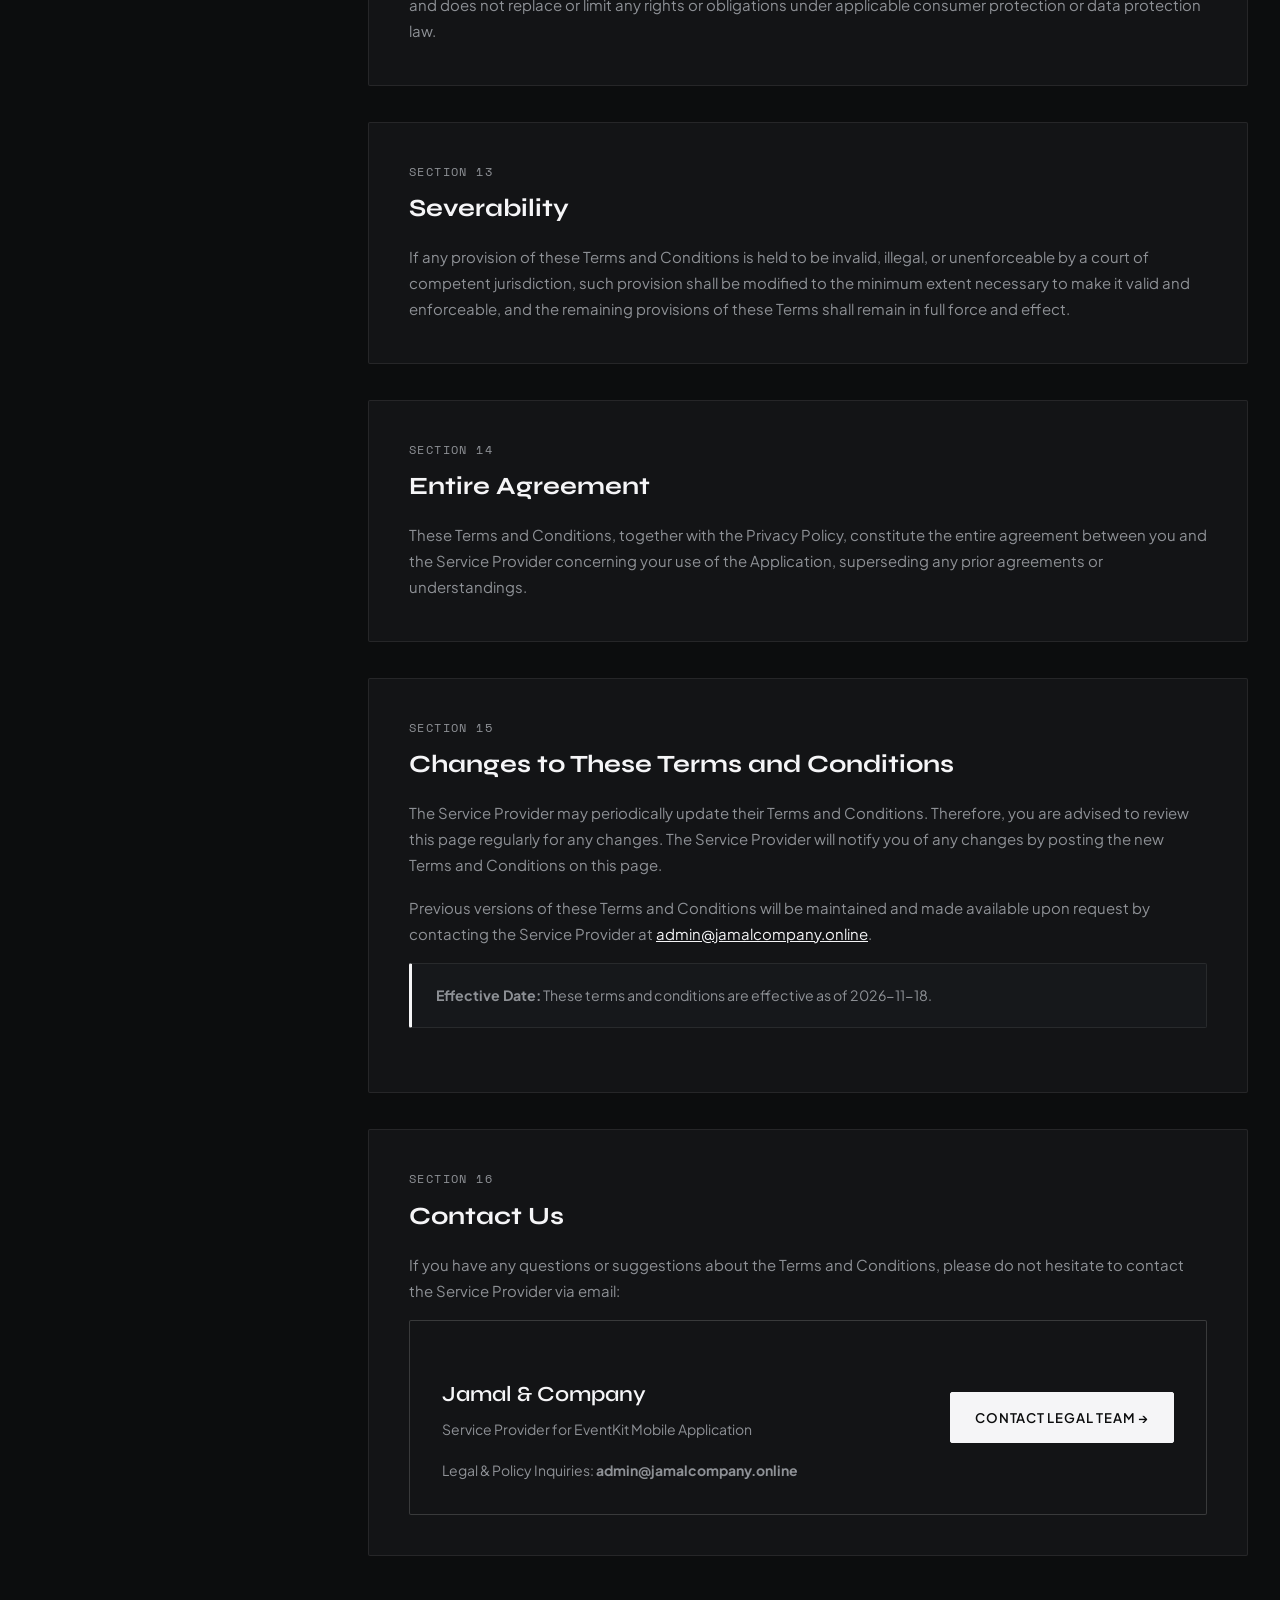
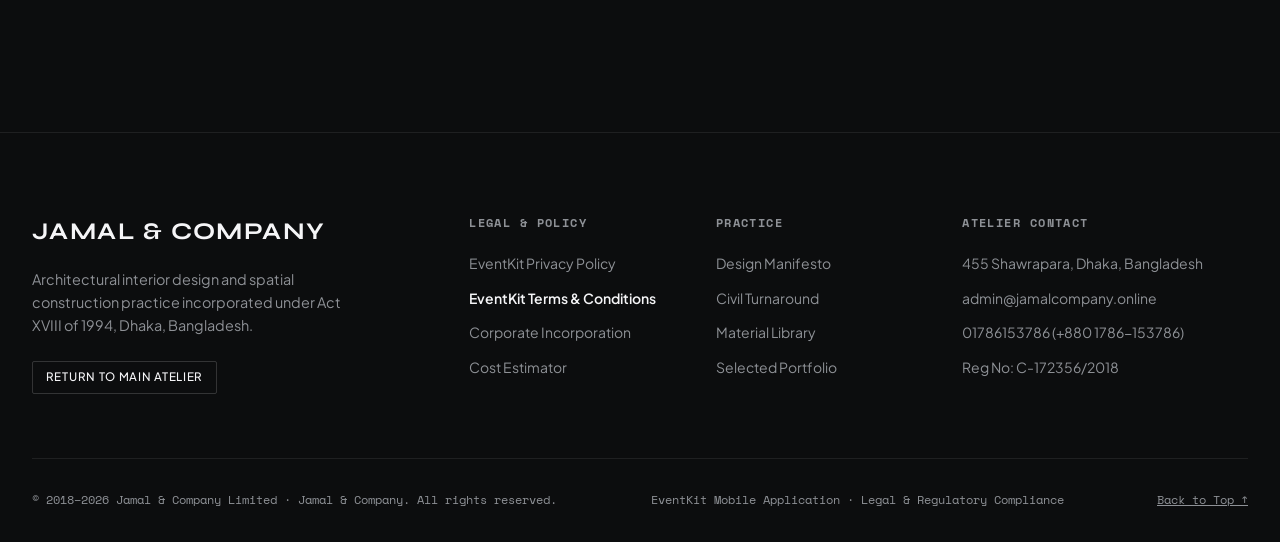
<file: event_kit/termsandcondition.html>
<!DOCTYPE html>
<html lang="en" data-theme="dark">
<head>
  <meta charset="UTF-8">
  <meta name="viewport" content="width=device-width, initial-scale=1.0">
  <title>Terms &amp; Conditions | EventKit App — Jamal & Company</title>
  
  <meta name="description" content="Official Terms &amp; Conditions for EventKit mobile application operated by Jamal & Company. Details on app license, intellectual property, user conduct, liability, and DSA compliance.">
  <meta name="keywords" content="EventKit terms and conditions, Jamal & Company, mobile application agreement, terms of service, acceptable use, liability limitation, DSA compliance">
  <meta name="author" content="Jamal & Company">

  <!-- Open Graph -->
  <meta property="og:title" content="EventKit Terms &amp; Conditions | Jamal & Company">
  <meta property="og:description" content="Official Terms and Conditions for the EventKit mobile application operated by Jamal & Company.">
  <meta property="og:type" content="website">

  <!-- Google Fonts -->
  <link rel="preconnect" href="https://fonts.googleapis.com">
  <link rel="preconnect" href="https://fonts.gstatic.com" crossorigin>
  <link href="https://fonts.googleapis.com/css2?family=Playfair+Display:ital,wght@0,400;0,600;1,400&family=Plus+Jakarta+Sans:wght@300;400;500;600;700&family=Space+Mono:ital,wght@0,400;0,700;1,400&family=Syne:wght@500;600;700;800&display=swap" rel="stylesheet">

  <link rel="stylesheet" href="../assets/css/style.css">
</head>
<body>

  <!-- Custom Cursor Follower -->
  <div class="custom-cursor" aria-hidden="true"></div>
  <div class="custom-cursor-dot" aria-hidden="true"></div>

  <!-- Top Live Status Bar -->
  <aside class="top-status-bar" aria-label="Corporate Registration & Live Studio Time">
    <div class="container">
      <div class="top-status-inner">
        <div class="status-pill">
          <span class="status-indicator"></span>
          <span>EVENTKIT MOBILE APPLICATION &nbsp;·&nbsp; OPERATED BY JAMAL &amp; COMPANY &nbsp;·&nbsp; TERMS OF SERVICE</span>
        </div>
        <div id="dhakaClock" class="mono-meta">
          00:00:00 BST (UTC+6) &nbsp;·&nbsp; ATELIER ACTIVE
        </div>
      </div>
    </div>
  </aside>

  <!-- Main Navigation Header -->
  <header class="site-header" id="siteHeader">
    <div class="container">
      <div class="header-inner">
        <a href="../index.html" class="brand-logo" aria-label="Jamal and Company Limited Home">
          <span class="brand-name">JAMAL &amp; COMPANY</span>
          <span class="brand-sub">Spatial Architecture &amp; Digital Ventures · Est. 2018</span>
        </a>

        <nav aria-label="Primary Navigation">
          <ul class="nav-links">
            <li><a href="../index.html" class="nav-link">Main Atelier</a></li>
            <li><a href="../index.html#works" class="nav-link">Selected Works</a></li>
            <li><a href="../index.html#philosophy" class="nav-link">Philosophy</a></li>
            <li><a href="privacypolicy.html" class="nav-link">Privacy Policy</a></li>
            <li><a href="termsandcondition.html" class="nav-link active">Terms &amp; Conditions</a></li>
            <li><a href="../index.html#contact" class="nav-link">Contact</a></li>
          </ul>
        </nav>

        <div class="header-actions">
          <button id="themeToggleBtn" class="theme-toggle-btn" aria-label="Toggle Light and Dark Monochrome Theme">
            <span class="theme-icon">&#9680;</span>
            <span class="theme-label">LIGHT MODE</span>
          </button>
          <a href="../index.html#contact" class="btn-primary">Inquire</a>
          <button id="mobileMenuToggle" class="mobile-menu-btn" aria-label="Open mobile navigation" aria-expanded="false">&#9776;</button>
        </div>
      </div>
    </div>
  </header>

  <main>
    <!-- Legal Page Header -->
    <section class="legal-page-header">
      <div class="container">
        <div class="legal-breadcrumbs">
          <a href="../index.html">Atelier</a>
          <span>/</span>
          <span>Legal &amp; Compliance</span>
          <span>/</span>
          <span style="color: var(--text-main);">EventKit Terms &amp; Conditions</span>
        </div>

        <span class="section-kicker">EventKit Mobile Application · Legal Agreement</span>
        <h1 class="legal-title">Terms &amp; <em>Conditions</em></h1>
        <p class="legal-lead">
          These terms and conditions apply to the EventKit app for mobile devices, together with any related services operated by Jamal &amp; Company (collectively, the "Application"). Jamal &amp; Company is hereby referred to as the "Service Provider".
        </p>

        <div class="legal-meta-strip">
          <div class="legal-meta-item">
            <span class="legal-meta-label">Effective Date</span>
            <span class="legal-meta-value">November 18, 2026</span>
          </div>
          <div class="legal-meta-item">
            <span class="legal-meta-label">Service Provider</span>
            <span class="legal-meta-value">Jamal &amp; Company</span>
          </div>
          <div class="legal-meta-item">
            <span class="legal-meta-label">Application</span>
            <span class="legal-meta-value">EventKit (Mobile)</span>
          </div>
          <div class="legal-meta-item">
            <span class="legal-meta-label">Direct Contact</span>
            <span class="legal-meta-value">admin@jamalcompany.online</span>
          </div>

          <div class="legal-switch-pill">
            <a href="privacypolicy.html" class="legal-switch-btn">Privacy Policy</a>
            <a href="termsandcondition.html" class="legal-switch-btn active">Terms &amp; Conditions</a>
          </div>
        </div>
      </div>
    </section>

    <!-- Legal Document Layout Grid -->
    <section class="section" style="padding-top: 0; padding-bottom: 5rem;">
      <div class="container">
        <div class="legal-layout">
          
          <!-- Sticky Table of Contents -->
          <aside class="legal-sidebar" aria-label="Document Navigation">
            <div class="legal-sidebar-title">Table of Contents</div>
            <ul class="legal-toc-list">
              <li><a href="#acceptance" class="legal-toc-link">01. Acceptance of Terms</a></li>
              <li><a href="#license" class="legal-toc-link">02. License to Use</a></li>
              <li><a href="#intellectual-property" class="legal-toc-link">03. Intellectual Property</a></li>
              <li><a href="#eligibility" class="legal-toc-link">04. Age &amp; Eligibility</a></li>
              <li><a href="#termination" class="legal-toc-link">05. Termination</a></li>
              <li><a href="#user-content" class="legal-toc-link">06. User-Generated Content</a></li>
              <li><a href="#availability" class="legal-toc-link">07. Service &amp; Responsibilities</a></li>
              <li><a href="#liability" class="legal-toc-link">08. Limitation of Liability</a></li>
              <li><a href="#indemnification" class="legal-toc-link">09. Indemnification</a></li>
              <li><a href="#updates" class="legal-toc-link">10. Updates &amp; Discontinuation</a></li>
              <li><a href="#governing-law" class="legal-toc-link">11. Governing Law</a></li>
              <li><a href="#dsa" class="legal-toc-link">12. DSA Compliance (EU)</a></li>
              <li><a href="#severability" class="legal-toc-link">13. Severability</a></li>
              <li><a href="#entire-agreement" class="legal-toc-link">14. Entire Agreement</a></li>
              <li><a href="#changes" class="legal-toc-link">15. Changes to Terms</a></li>
              <li><a href="#contact" class="legal-toc-link">16. Contact Us</a></li>
            </ul>
          </aside>

          <!-- Main Document Content -->
          <div class="legal-body">

            <!-- Clause 01: Acceptance of Terms -->
            <article class="legal-section-card" id="acceptance">
              <span class="legal-section-badge">Section 01</span>
              <h2>Acceptance of Terms</h2>
              <p>
                These terms and conditions apply to the EventKit app for mobile devices, together with any related services operated by Jamal &amp; Company (collectively, the "Application"). Jamal &amp; Company is hereby referred to as the "Service Provider".
              </p>
              <div class="legal-callout-box">
                <div class="legal-callout-title">Binding Agreement</div>
                <p>
                  By downloading or using the Application, you agree to these Terms and Conditions. You should read them carefully before using the Application.
                </p>
              </div>
            </article>

            <!-- Clause 02: License to use the Application -->
            <article class="legal-section-card" id="license">
              <span class="legal-section-badge">Section 02</span>
              <h2>License to Use the Application</h2>
              <p>
                Subject to your compliance with these Terms, the Service Provider grants you a limited, non-exclusive, non-transferable, revocable license to install and use the Application on a mobile device for personal or internal business purposes. You may not reproduce, distribute, modify, create derivative works from, reverse engineer, decompile, or disassemble the Application, except as and only to the extent that such activity is expressly permitted by applicable law.
              </p>
            </article>

            <!-- Clause 03: Intellectual Property -->
            <article class="legal-section-card" id="intellectual-property">
              <span class="legal-section-badge">Section 03</span>
              <h2>Intellectual Property</h2>
              <p>
                The Service Provider retains all intellectual property rights in the Application, including its code, design, trademarks, service marks, trade names, logos, and branding (the "IP"). Nothing in these Terms grants you any license or right to use the Service Provider's trademarks, logos, or branding for any purpose. You agree not to remove, alter, or obscure any copyright, trademark, or other proprietary notices displayed in or on the Application.
              </p>
              <p>
                Unauthorized copying, modification of the Application, any part of the Application, or the Service Provider's trademarks is strictly prohibited. Any attempts to extract the source code of the Application, translate the Application into other languages, or create derivative versions are not permitted. All trademarks, copyrights, database rights, and other intellectual property rights related to the Application remain the property of the Service Provider.
              </p>
            </article>

            <!-- Clause 04: Age & Eligibility -->
            <article class="legal-section-card" id="eligibility">
              <span class="legal-section-badge">Section 04</span>
              <h2>Age Representation &amp; Eligibility</h2>
              <p>
                By accessing and using this Application, you represent that you are legally permitted to use it in your jurisdiction. You must be at least 16 years of age (the age of digital consent in your jurisdiction) to use the Application. If you are below 16, a parent or legal guardian must review and accept these Terms on your behalf.
              </p>
            </article>

            <!-- Clause 05: Termination -->
            <article class="legal-section-card" id="termination">
              <span class="legal-section-badge">Section 05</span>
              <h2>Termination &amp; Suspension</h2>
              <p>
                The Service Provider may suspend your access to the Application or services if you materially breach these Terms. The Service Provider will provide you with written notice of the breach and, where the breach is capable of cure, you will have 14 days from receipt of notice to remedy the breach. If you fail to cure the breach within that period, the Service Provider may terminate your access.
              </p>
              <p>
                The Service Provider may suspend or terminate your access immediately without notice if you violate applicable law, infringe intellectual property rights, or engage in activity that could cause harm to other users or the Service Provider.
              </p>
              <div class="legal-callout-box">
                <div class="legal-callout-title">Effect of Termination</div>
                <p>
                  Upon termination, your right to use the Application will end and you must delete all copies from your devices.
                </p>
              </div>
            </article>

            <!-- Clause 06: User-Generated Content and Acceptable Use -->
            <article class="legal-section-card" id="user-content">
              <span class="legal-section-badge">Section 06</span>
              <h2>User-Generated Content and Acceptable Use</h2>
              <p>
                If this Application allows users to post, share, or upload content, you agree not to post content that:
              </p>
              <ul class="legal-list">
                <li>Is illegal or violates third-party intellectual property rights (copyright, trademark, patents)</li>
                <li>Is abusive, threatening, harassing, defamatory, or hate speech</li>
                <li>Contains discrimination or incitement to violence or illegal activity</li>
                <li>Is spam, phishing, or contains malware</li>
                <li>Violates the privacy or personal data rights of others</li>
                <li>Is misleading, false, or deceptive</li>
                <li>Contains explicit violence or sexual content (unless age-gated appropriately)</li>
              </ul>

              <h3>Enforcement and Moderation Rights</h3>
              <p>
                The Service Provider reserves the right to:
              </p>
              <ul class="legal-list">
                <li>Remove or disable access to content that violates these guidelines</li>
                <li>Suspend or terminate accounts of users who repeatedly violate these guidelines</li>
                <li>Cooperate with law enforcement if illegal content is reported</li>
                <li>Moderate, filter, or hide content that violates these Terms, applicable law, or the guidelines set out above</li>
              </ul>

              <p>
                Content submitted through the Application may be visible to other users or to the public, depending on how the Application functions.
              </p>
              <p>
                If you believe content violates these Terms, infringes your rights, or is unlawful, you may report it to the Service Provider at <a href="mailto:admin@jamalcompany.online" style="text-decoration: underline; color: var(--text-main);">admin@jamalcompany.online</a>. The report should include enough information for the Service Provider to identify the content, evaluate the complaint, and contact you if follow-up is required.
              </p>
              <p>
                Where the Application provides such features, you may also report content, block other users, or mute notifications directly through the Application's interface. The Service Provider will review in-app reports with the same standards described in these Terms.
              </p>
              <p>
                The Service Provider may review reported content, request additional information where necessary, remove or restrict access to content, and take action against the responsible account where appropriate. Users affected by moderation decisions may contact the Service Provider at <a href="mailto:admin@jamalcompany.online" style="text-decoration: underline; color: var(--text-main);">admin@jamalcompany.online</a> to request further review. The Service Provider will respond to appeals within a reasonable period and provide the reasons for any upheld moderation decision, subject to applicable law.
              </p>

              <h3>License to Submitted Content</h3>
              <p>
                By submitting User-Generated Content you grant the Service Provider a non-exclusive, worldwide, royalty-free license to use, reproduce, distribute, prepare derivative works of, display and perform the content in connection with the Application and the Service Provider's business. This license does not grant the Service Provider the right to sell or sublicense your content to third parties independently of the Application. You represent and warrant that you own or control all rights in the content you post and that use of the content does not violate these Terms or applicable law.
              </p>
              <p>
                Your content may include personal data. Processing of personal data related to User-Generated Content is governed by the Privacy Policy. Do not post personal data of others without their consent.
              </p>
            </article>

            <!-- Clause 07: Service Availability & User Responsibilities -->
            <article class="legal-section-card" id="availability">
              <span class="legal-section-badge">Section 07</span>
              <h2>Service Availability, Charges &amp; User Responsibilities</h2>
              <p>
                The Service Provider is dedicated to ensuring that the Application is as beneficial and efficient as possible. As such, they reserve the right to modify the Application or charge for their services at any time and for any reason. The Service Provider assures you that any charges for the Application or its services will be clearly communicated to you.
              </p>
              <p>
                The Application stores and processes personal data that you have provided to the Service Provider in order to provide the Service. It is your responsibility to maintain the security of your mobile device and access to the Application.
              </p>
              
              <div class="legal-callout-box">
                <div class="legal-callout-title">Security Advisory: Rooting &amp; Jailbreaking</div>
                <p>
                  The Service Provider strongly advises against jailbreaking or rooting your mobile device, which involves removing software restrictions and limitations imposed by the official operating system of your mobile device. Such actions could expose your mobile device to malware, viruses, malicious programs, compromise your mobile device's security features, and may result in the Application not functioning correctly or at all.
                </p>
              </div>

              <p>
                Please be aware that the Service Provider does not assume responsibility for certain aspects. Some functions of the Application require an active internet connection, which can be Wi-Fi or provided by your mobile network provider. The Service Provider cannot be held responsible if the Application does not function at full capacity due to lack of access to Wi-Fi or if you have exhausted your data allowance.
              </p>
              <p>
                If you are using the application outside of a Wi-Fi area, please be aware that your mobile network provider's agreement terms still apply. Consequently, you may incur charges from your mobile provider for data usage during the connection to the application, or other third-party charges. By using the application, you accept responsibility for any such charges, including roaming data charges if you use the application outside of your home territory (i.e., region or country) without disabling data roaming. If you are not the bill payer for the device on which you are using the application, they assume that you have obtained permission from the bill payer.
              </p>
              <p>
                Similarly, the Service Provider cannot always assume responsibility for your usage of the application. For instance, it is your responsibility to ensure that your device remains charged. If your device runs out of battery and you are unable to access the Service, the Service Provider cannot be held responsible.
              </p>
              <p>
                Nothing in these Terms shall limit any rights you have under applicable consumer protection laws that cannot be lawfully excluded.
              </p>
            </article>

            <!-- Clause 08: Limitation of Liability -->
            <article class="legal-section-card" id="liability">
              <span class="legal-section-badge">Section 08</span>
              <h2>Limitation of Liability</h2>
              <p>
                To the fullest extent permitted by law, the Service Provider shall not be liable for any indirect, incidental, special, consequential, or punitive damages, including but not limited to lost profits, data loss, or business interruption, even if advised of the possibility of such damages.
              </p>
              
              <div class="legal-callout-box">
                <div class="legal-callout-title">Statutory Non-Excludable Liability</div>
                <p>However, the Service Provider retains full liability for:</p>
                <ul class="legal-list" style="margin-top: 0.5rem; margin-bottom: 0;">
                  <li>Death or personal injury caused by negligence</li>
                  <li>Fraud or fraudulent misrepresentation</li>
                  <li>Any other liability that cannot be excluded or limited under applicable law</li>
                </ul>
              </div>

              <p>
                To the fullest extent permitted by law, the total liability of the Service Provider for any claim shall not exceed the amount paid by you to the Service Provider for the Application in the 12 months preceding the claim, or the minimum amount that must be paid under applicable law, whichever is greater. If the Application is provided free of charge, this means the Service Provider's liability is limited to the minimum amount permitted by applicable law.
              </p>
              <p>
                The Service Provider accepts no liability for any loss, direct or indirect, that you experience as a result of relying entirely on third-party information provided through this Application, or for inaccuracies in content provided by third parties.
              </p>
            </article>

            <!-- Clause 09: Indemnification -->
            <article class="legal-section-card" id="indemnification">
              <span class="legal-section-badge">Section 09</span>
              <h2>Indemnification</h2>
              <p>
                To the fullest extent permitted by law, you agree to indemnify and hold harmless the Service Provider, its affiliates, officers, directors, employees and agents from and against any claims, liabilities, damages, losses and expenses, including reasonable legal fees, arising out of or directly related to your breach of these Terms or your intentional misuse of the Application, including User-Generated Content you submit in violation of these Terms.
              </p>
              <p>
                This indemnification does not apply to claims arising from the Service Provider's own negligence, breach of these Terms, or violation of applicable law. In jurisdictions where consumer indemnification is restricted by law, this clause shall be limited to the maximum extent permitted.
              </p>
            </article>

            <!-- Clause 10: Updates and Discontinuation -->
            <article class="legal-section-card" id="updates">
              <span class="legal-section-badge">Section 10</span>
              <h2>Updates and Discontinuation</h2>
              <p>
                The Service Provider may wish to update the application at some point. The application is currently available as per the requirements for the operating system (and for any additional systems they decide to extend the availability of the application to) may change, and you will need to download the updates if you want to continue using the application. The Service Provider does not guarantee that it will always update the application so that it is relevant to you and/or compatible with the particular operating system version installed on your device. You should accept updates when offered; if you choose not to, the Service Provider may cease to support earlier versions and the Application may not function properly.
              </p>
              <p>
                The Service Provider may also wish to cease providing the application and may terminate its use at any time without providing termination notice to you. Unless they inform you otherwise, upon any termination, (a) the rights and licenses granted to you in these terms will end; (b) you must cease using the application, and (if necessary) delete it from your device.
              </p>
            </article>

            <!-- Clause 11: Governing Law and Jurisdiction -->
            <article class="legal-section-card" id="governing-law">
              <span class="legal-section-badge">Section 11</span>
              <h2>Governing Law and Jurisdiction</h2>
              <p>
                These Terms and Conditions are governed by the laws of the jurisdiction in which the Service Provider is established, excluding conflict of law rules, except to the extent mandatory consumer protection laws provide otherwise.
              </p>
              <p>
                Any dispute arising out of or relating to these Terms will be brought before the courts that have jurisdiction under applicable law. Nothing in this clause limits any rights you may have to bring a claim in a court that is competent under mandatory law.
              </p>
            </article>

            <!-- Clause 12: DSA Compliance (Digital Services Act) -->
            <article class="legal-section-card" id="dsa">
              <span class="legal-section-badge">Section 12</span>
              <h2>DSA Compliance (Digital Services Act)</h2>
              <p>
                If the Application is an intermediary service as defined under the Digital Services Act (Regulation (EU) 2022/2065, "DSA"), the following provisions apply in addition to the terms above.
              </p>
              
              <ul class="legal-list">
                <li><strong>Point of Contact:</strong> The Service Provider maintains a single point of contact for direct communication with EU authorities and recipients of the service, reachable at <a href="mailto:admin@jamalcompany.online" style="text-decoration: underline; color: var(--text-main);">admin@jamalcompany.online</a>. Where the Service Provider is established outside the European Union, a legal representative in the EU has been designated in accordance with Article 13 of the DSA.</li>
                <li><strong>Content Moderation and Statement of Reasons:</strong> When the Service Provider restricts access to content, suspends or terminates an account, or otherwise limits the availability of the Application's features, a clear and specific statement of reasons will be provided to the affected user. The statement will include the nature of the restriction, the legal or contractual basis for the decision, and information on available redress mechanisms, in accordance with Article 17 of the DSA.</li>
                <li><strong>Notice and Action:</strong> Users and third parties may submit notices of allegedly illegal content through the contact details provided in these Terms. The Service Provider will process notices promptly, diligently, and without automated decision-making where the circumstances require human review. Notices will be acknowledged electronically and a decision communicated without undue delay, in accordance with Article 16 of the DSA.</li>
                <li><strong>Out-of-Court Dispute Settlement:</strong> Disputes regarding content moderation decisions, including decisions to restrict content or suspend accounts, may be submitted to an out-of-court dispute settlement body certified in accordance with Article 21 of the DSA. The Service Provider will engage with such bodies in good faith. Use of out-of-court dispute settlement does not affect your right to seek judicial remedy under applicable law.</li>
                <li><strong>Transparency Reporting:</strong> The Service Provider publishes periodic transparency reports covering content moderation activities, including the volume of notices received, actions taken, and automated means used, in accordance with Article 24 of the DSA. Reports are made available upon request at <a href="mailto:admin@jamalcompany.online" style="text-decoration: underline; color: var(--text-main);">admin@jamalcompany.online</a>.</li>
              </ul>

              <p style="margin-top: 1rem;">
                These DSA provisions apply to the extent that the Application qualifies as an intermediary service under the DSA and does not replace or limit any rights or obligations under applicable consumer protection or data protection law.
              </p>
            </article>

            <!-- Clause 13: Severability -->
            <article class="legal-section-card" id="severability">
              <span class="legal-section-badge">Section 13</span>
              <h2>Severability</h2>
              <p>
                If any provision of these Terms and Conditions is held to be invalid, illegal, or unenforceable by a court of competent jurisdiction, such provision shall be modified to the minimum extent necessary to make it valid and enforceable, and the remaining provisions of these Terms shall remain in full force and effect.
              </p>
            </article>

            <!-- Clause 14: Entire Agreement -->
            <article class="legal-section-card" id="entire-agreement">
              <span class="legal-section-badge">Section 14</span>
              <h2>Entire Agreement</h2>
              <p>
                These Terms and Conditions, together with the Privacy Policy, constitute the entire agreement between you and the Service Provider concerning your use of the Application, superseding any prior agreements or understandings.
              </p>
            </article>

            <!-- Clause 15: Changes to These Terms and Conditions -->
            <article class="legal-section-card" id="changes">
              <span class="legal-section-badge">Section 15</span>
              <h2>Changes to These Terms and Conditions</h2>
              <p>
                The Service Provider may periodically update their Terms and Conditions. Therefore, you are advised to review this page regularly for any changes. The Service Provider will notify you of any changes by posting the new Terms and Conditions on this page.
              </p>
              <p>
                Previous versions of these Terms and Conditions will be maintained and made available upon request by contacting the Service Provider at <a href="mailto:admin@jamalcompany.online" style="text-decoration: underline; color: var(--text-main);">admin@jamalcompany.online</a>.
              </p>
              <div class="legal-callout-box" style="margin-top: 1rem;">
                <p><strong>Effective Date:</strong> These terms and conditions are effective as of 2026-11-18.</p>
              </div>
            </article>

            <!-- Clause 16: Contact Us -->
            <article class="legal-section-card" id="contact">
              <span class="legal-section-badge">Section 16</span>
              <h2>Contact Us</h2>
              <p>
                If you have any questions or suggestions about the Terms and Conditions, please do not hesitate to contact the Service Provider via email:
              </p>

              <div class="legal-contact-card">
                <div class="legal-contact-info">
                  <h3>Jamal &amp; Company</h3>
                  <p>Service Provider for EventKit Mobile Application</p>
                  <p style="margin-top: 0.25rem;">Legal &amp; Policy Inquiries: <strong>admin@jamalcompany.online</strong></p>
                </div>
                <div>
                  <a href="mailto:admin@jamalcompany.online" class="btn-primary" style="padding: 0.85rem 1.5rem;">
                    Contact Legal Team &rarr;
                  </a>
                </div>
              </div>
            </article>

          </div>
        </div>
      </div>
    </section>
  </main>

  <!-- Site Footer -->
  <footer class="site-footer">
    <div class="container">
      <div class="footer-top">
        <div class="footer-brand">
          <h3>JAMAL &amp; COMPANY</h3>
          <p>
            Architectural interior design and spatial construction practice incorporated under Act XVIII of 1994, Dhaka, Bangladesh.
          </p>
          <div style="margin-top: 1.5rem;">
            <a href="../index.html#contact" class="btn-secondary" style="font-size: 0.725rem; padding: 0.4rem 0.8rem;">
              <span>Return to Main Atelier</span>
            </a>
          </div>
        </div>

        <div class="footer-col">
          <h5>Legal &amp; Policy</h5>
          <ul class="footer-nav">
            <li><a href="privacypolicy.html">EventKit Privacy Policy</a></li>
            <li><a href="termsandcondition.html" style="color: var(--text-main); font-weight: 600;">EventKit Terms &amp; Conditions</a></li>
            <li><a href="../index.html#credentials">Corporate Incorporation</a></li>
            <li><a href="../index.html#estimator">Cost Estimator</a></li>
          </ul>
        </div>

        <div class="footer-col">
          <h5>Practice</h5>
          <ul class="footer-nav">
            <li><a href="../index.html#philosophy">Design Manifesto</a></li>
            <li><a href="../index.html#transformation">Civil Turnaround</a></li>
            <li><a href="../index.html#materiality">Material Library</a></li>
            <li><a href="../index.html#works">Selected Portfolio</a></li>
          </ul>
        </div>

        <div class="footer-col">
          <h5>Atelier Contact</h5>
          <ul class="footer-nav">
            <li>455 Shawrapara, Dhaka, Bangladesh</li>
            <li><a href="mailto:admin@jamalcompany.online">admin@jamalcompany.online</a></li>
            <li><a href="tel:+8801786153786">01786153786 (+880 1786-153786)</a></li>
            <li>Reg No: C-172356/2018</li>
          </ul>
        </div>
      </div>

      <div class="footer-bottom">
        <div>
          &copy; 2018–2026 Jamal &amp; Company Limited · Jamal &amp; Company. All rights reserved.
        </div>
        <div>
          EventKit Mobile Application · Legal &amp; Regulatory Compliance
        </div>
        <div>
          <a href="#" style="text-decoration: underline;">Back to Top &uarr;</a>
        </div>
      </div>
    </div>
  </footer>

  <script src="../assets/js/app.js"></script>
</body>
</html>
</file>
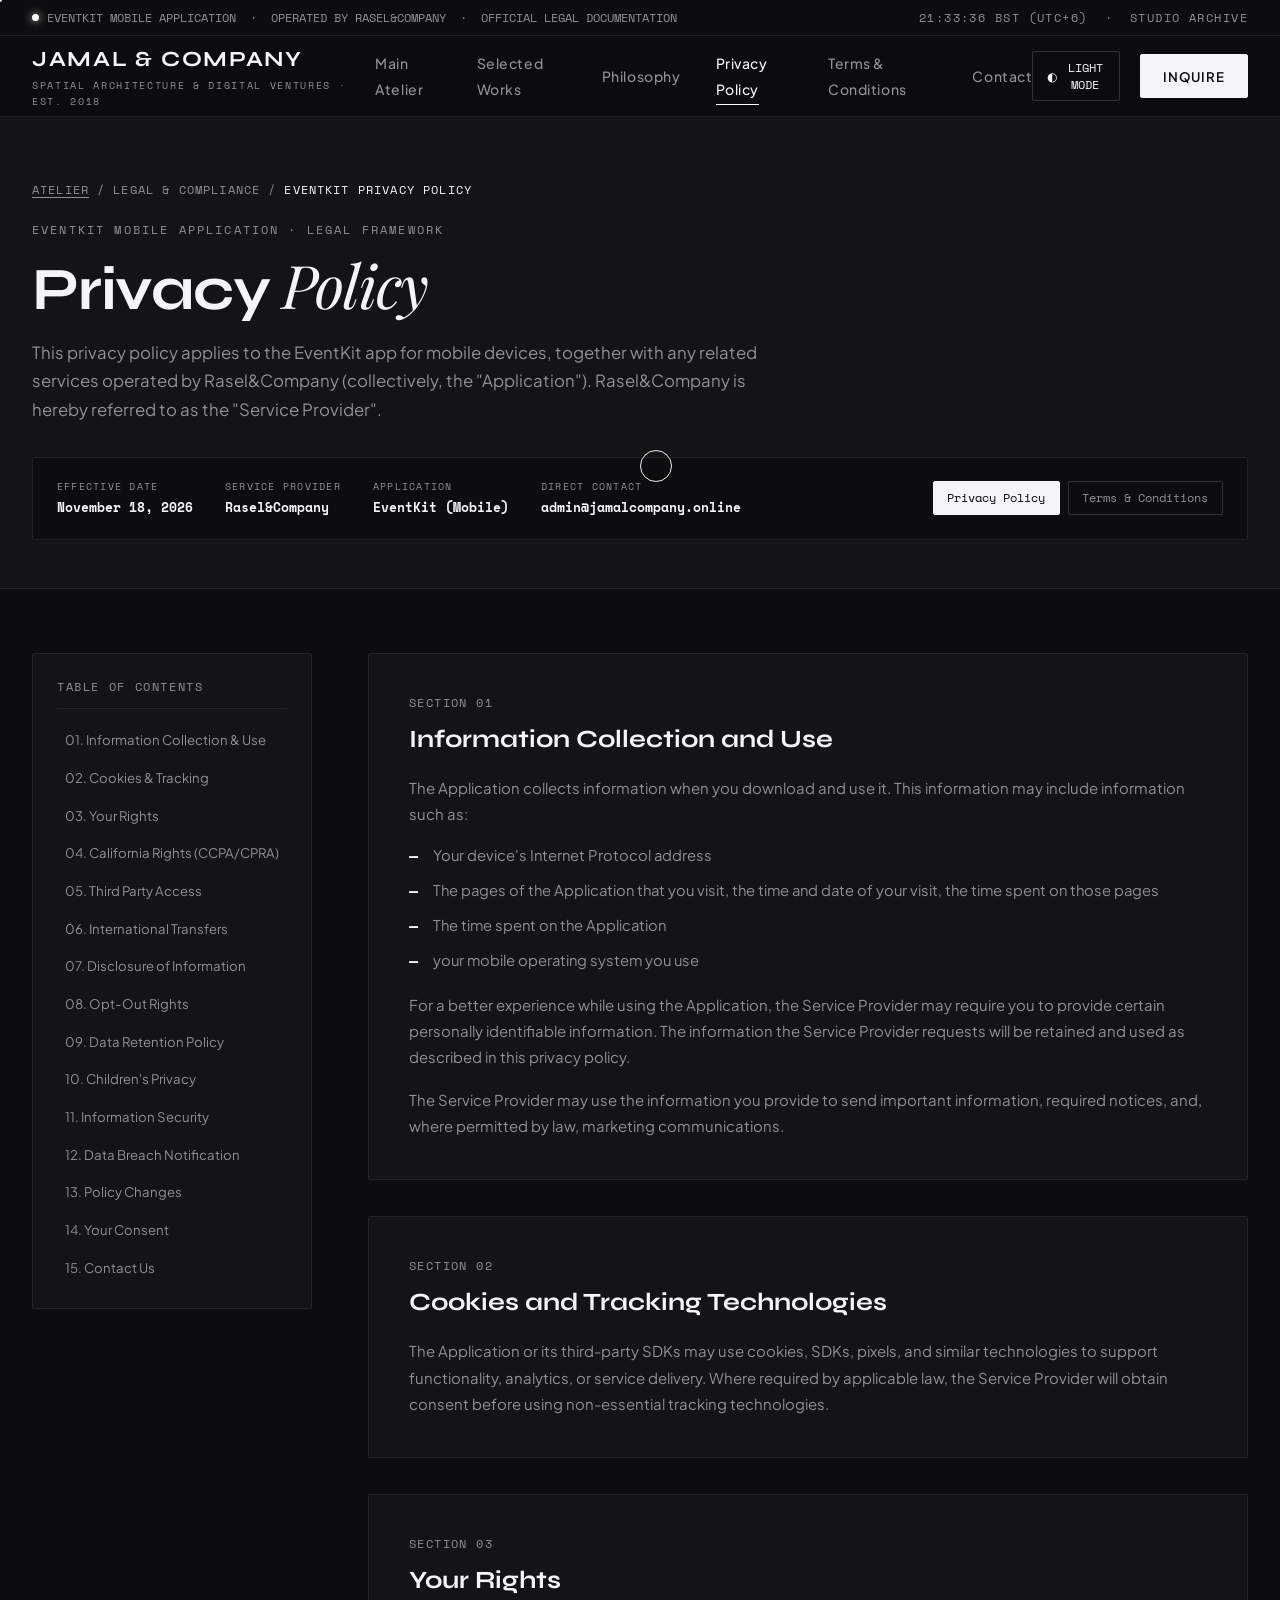
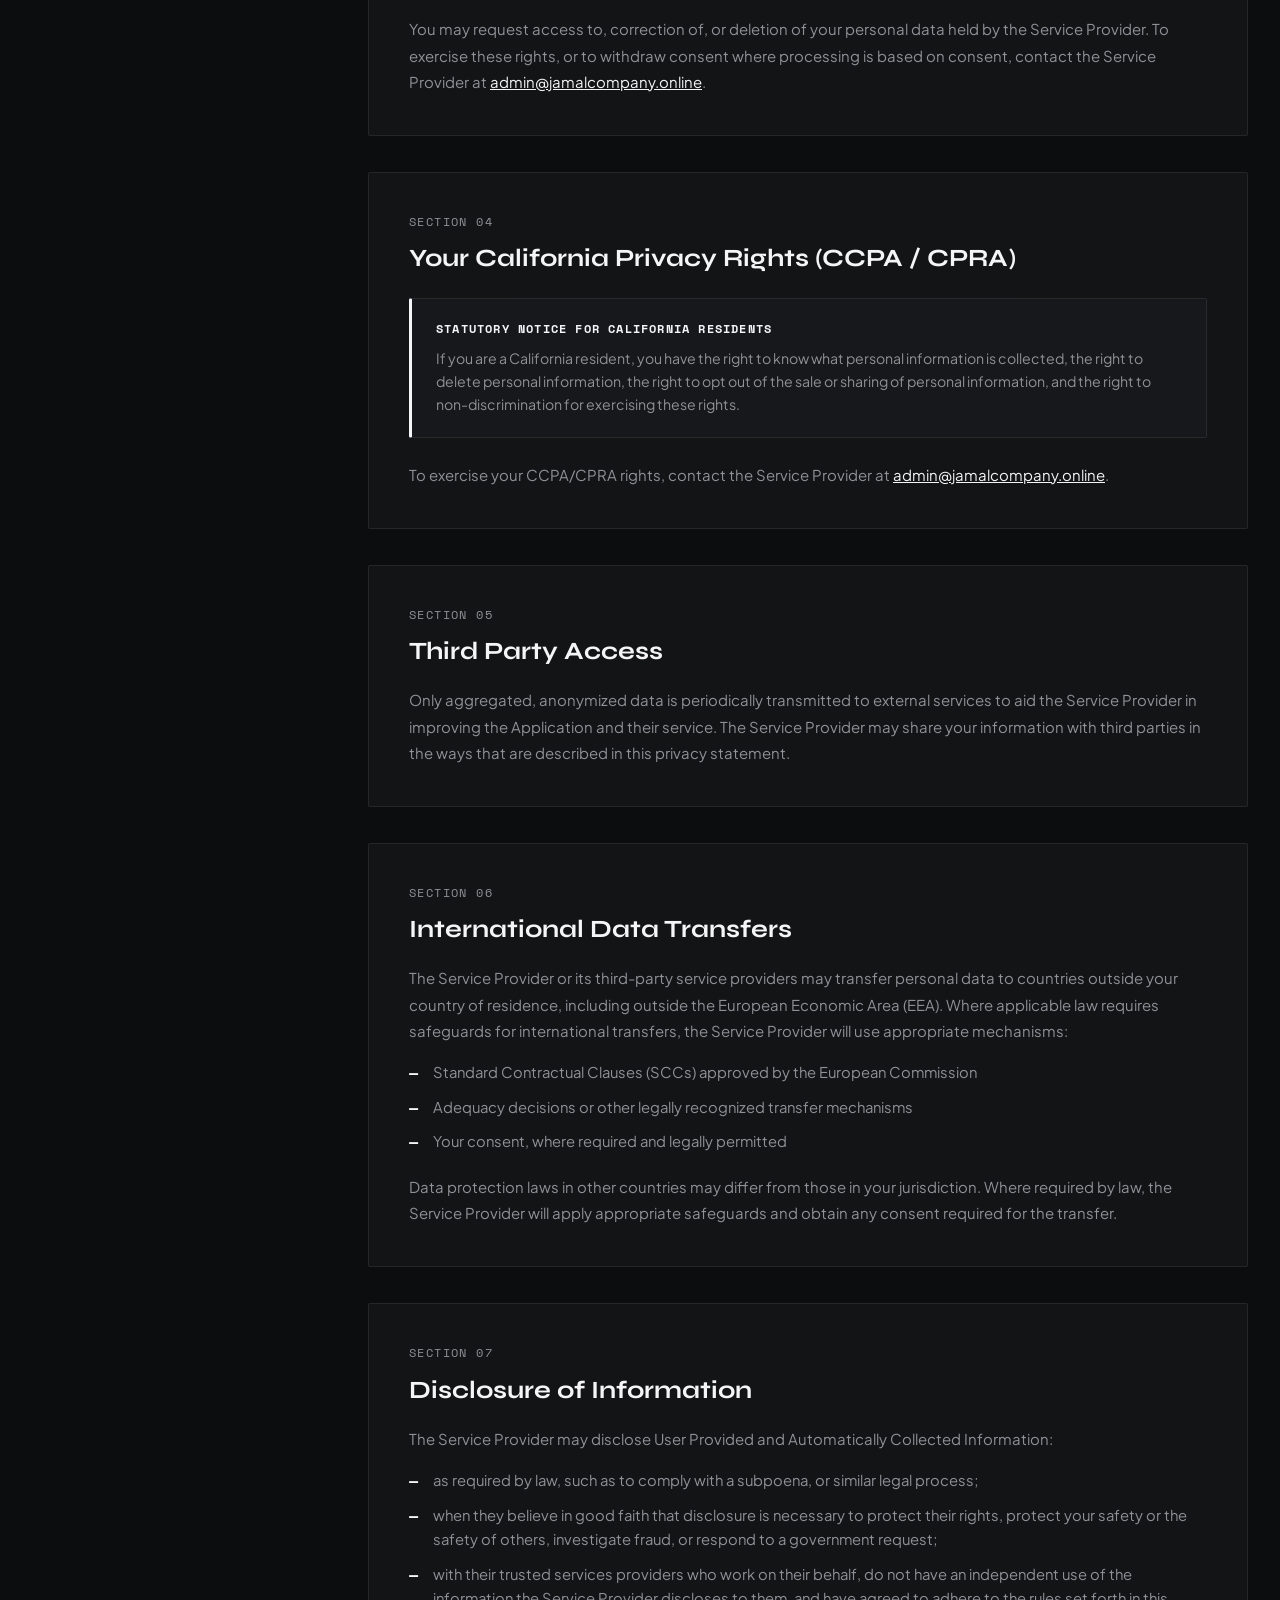
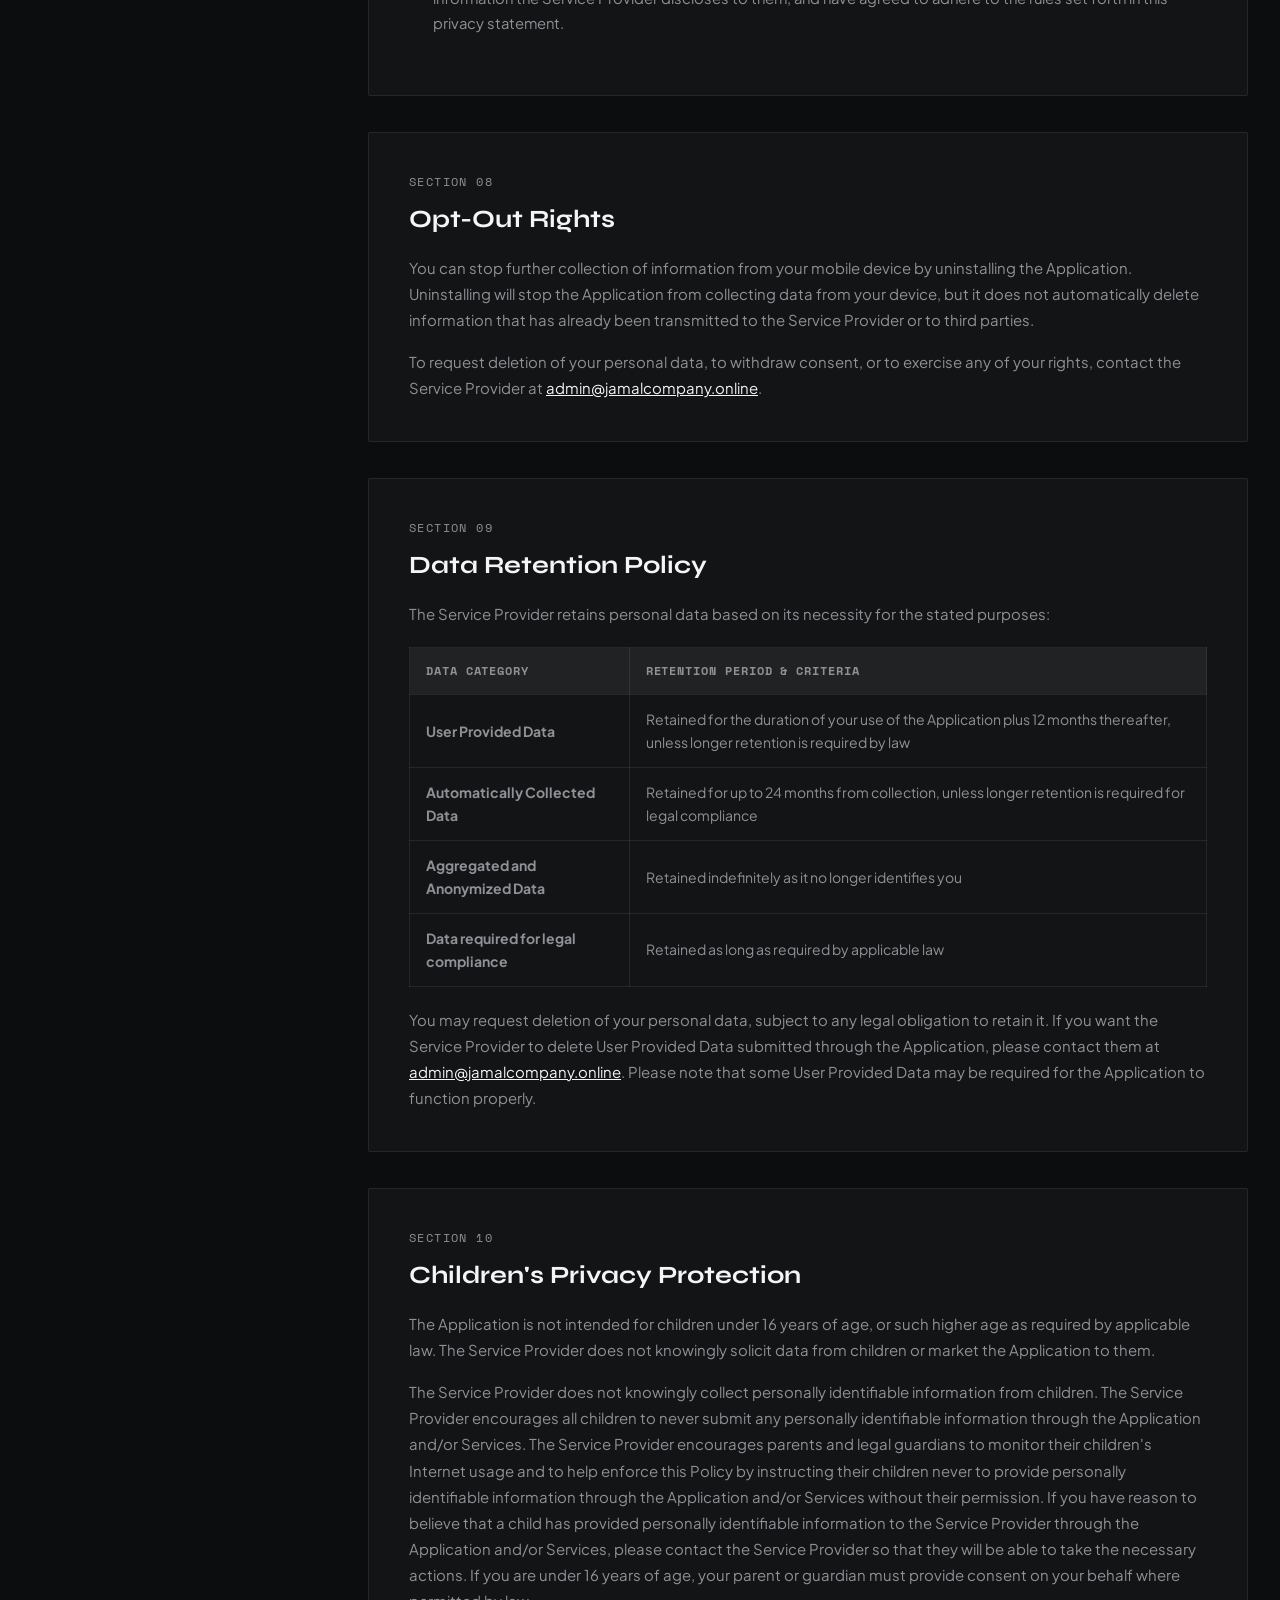
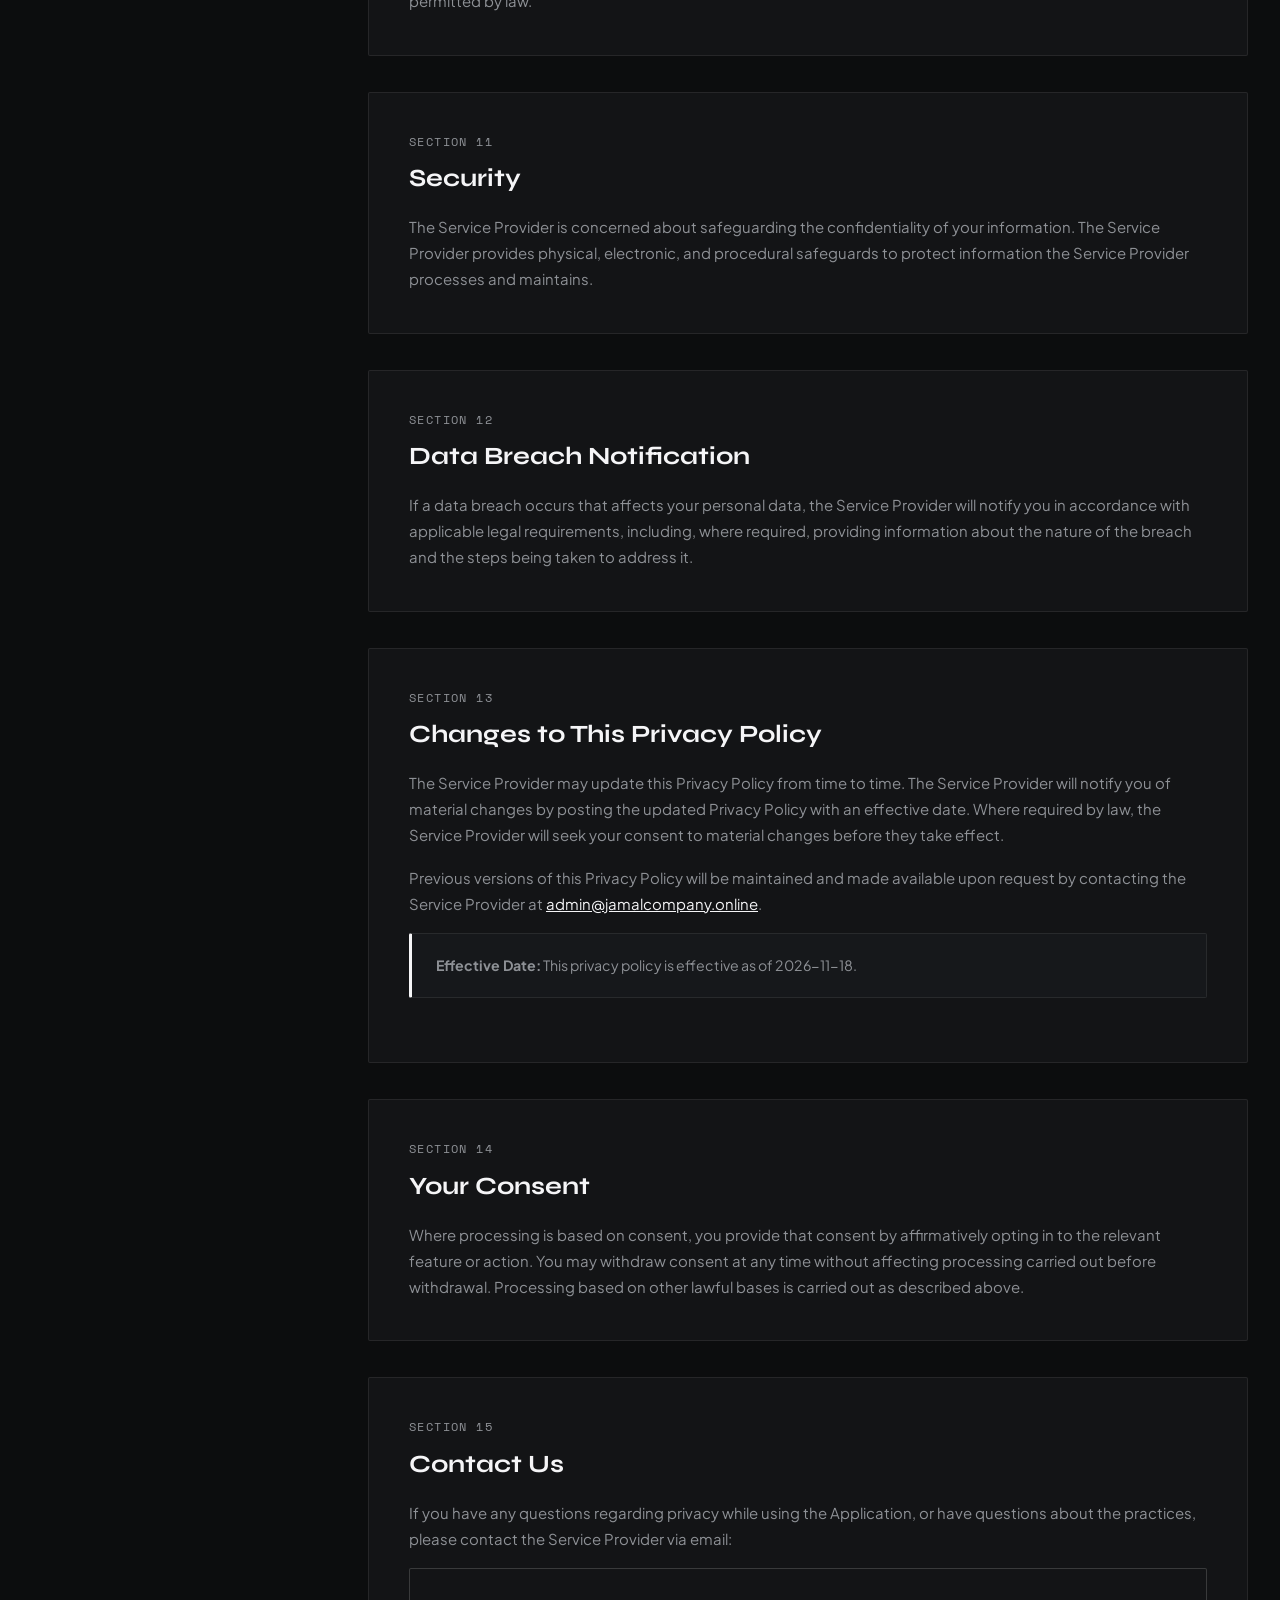
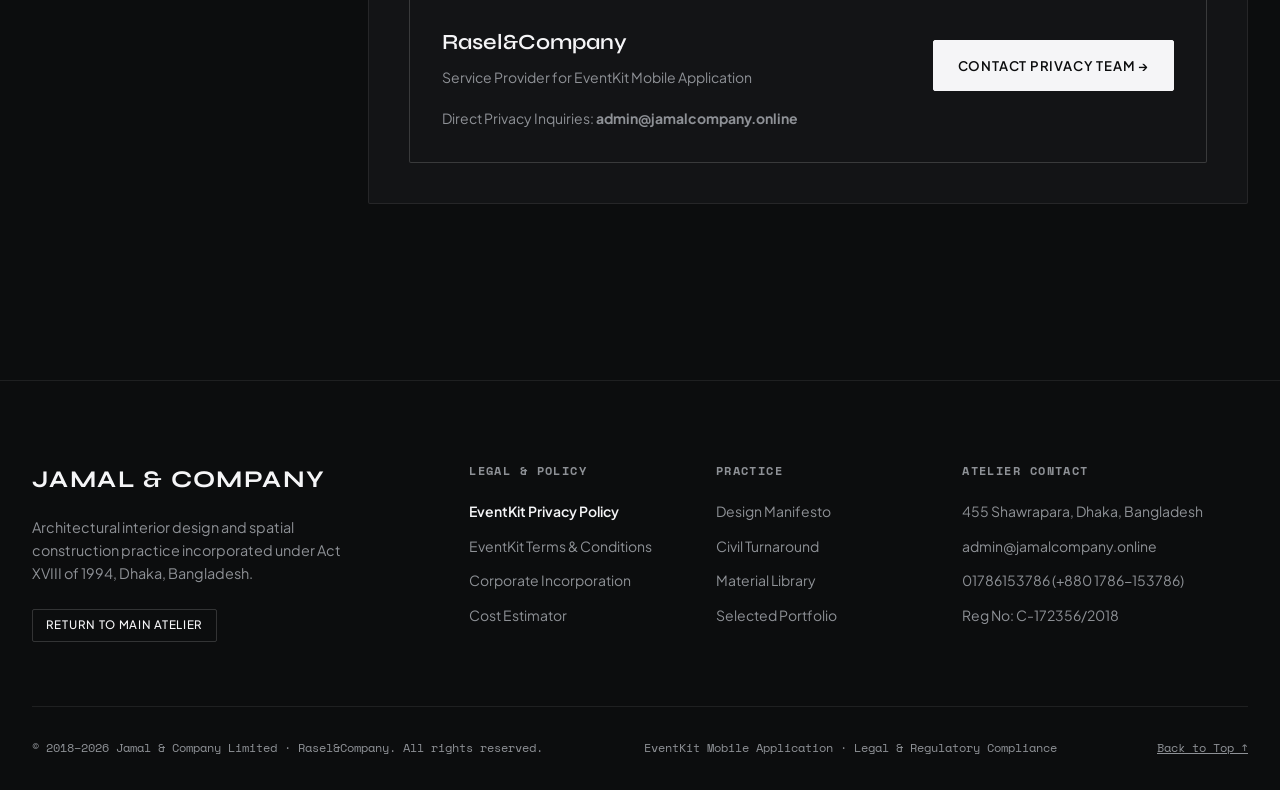
<file: rasel_event/privacypolicy.html>
<!DOCTYPE html>
<html lang="en" data-theme="dark">
<head>
  <meta charset="UTF-8">
  <meta name="viewport" content="width=device-width, initial-scale=1.0">
  <title>Privacy Policy | EventKit App — Rasel&Company</title>
  
  <meta name="description" content="Official Privacy Policy for EventKit mobile application operated by Rasel&Company. Details on data collection, user rights, CCPA/CPRA, retention, and security.">
  <meta name="keywords" content="EventKit privacy policy, Rasel and Company, mobile app data privacy, CCPA, CPRA, data retention, user rights">
  <meta name="author" content="Rasel&Company">

  <!-- Open Graph -->
  <meta property="og:title" content="EventKit Privacy Policy | Rasel&Company">
  <meta property="og:description" content="Official Privacy Policy for the EventKit mobile application operated by Rasel&Company.">
  <meta property="og:type" content="website">

  <!-- Google Fonts -->
  <link rel="preconnect" href="https://fonts.googleapis.com">
  <link rel="preconnect" href="https://fonts.gstatic.com" crossorigin>
  <link href="https://fonts.googleapis.com/css2?family=Playfair+Display:ital,wght@0,400;0,600;1,400&family=Plus+Jakarta+Sans:wght@300;400;500;600;700&family=Space+Mono:ital,wght@0,400;0,700;1,400&family=Syne:wght@500;600;700;800&display=swap" rel="stylesheet">

  <link rel="stylesheet" href="../assets/css/style.css">
</head>
<body>

  <!-- Custom Cursor Follower -->
  <div class="custom-cursor" aria-hidden="true"></div>
  <div class="custom-cursor-dot" aria-hidden="true"></div>

  <!-- Top Live Status Bar -->
  <aside class="top-status-bar" aria-label="Corporate Registration & Live Studio Time">
    <div class="container">
      <div class="top-status-inner">
        <div class="status-pill">
          <span class="status-indicator"></span>
          <span>EVENTKIT MOBILE APPLICATION &nbsp;·&nbsp; OPERATED BY RASEL&amp;COMPANY &nbsp;·&nbsp; OFFICIAL LEGAL DOCUMENTATION</span>
        </div>
        <div id="dhakaClock" class="mono-meta">
          00:00:00 BST (UTC+6) &nbsp;·&nbsp; ATELIER ACTIVE
        </div>
      </div>
    </div>
  </aside>

  <!-- Main Navigation Header -->
  <header class="site-header" id="siteHeader">
    <div class="container">
      <div class="header-inner">
        <a href="../index.html" class="brand-logo" aria-label="Jamal and Company Limited Home">
          <span class="brand-name">JAMAL &amp; COMPANY</span>
          <span class="brand-sub">Spatial Architecture &amp; Digital Ventures · Est. 2018</span>
        </a>

        <nav aria-label="Primary Navigation">
          <ul class="nav-links">
            <li><a href="../index.html" class="nav-link">Main Atelier</a></li>
            <li><a href="../index.html#works" class="nav-link">Selected Works</a></li>
            <li><a href="../index.html#philosophy" class="nav-link">Philosophy</a></li>
            <li><a href="privacypolicy.html" class="nav-link active">Privacy Policy</a></li>
            <li><a href="termsandcondition.html" class="nav-link">Terms &amp; Conditions</a></li>
            <li><a href="../index.html#contact" class="nav-link">Contact</a></li>
          </ul>
        </nav>

        <div class="header-actions">
          <button id="themeToggleBtn" class="theme-toggle-btn" aria-label="Toggle Light and Dark Monochrome Theme">
            <span class="theme-icon">&#9680;</span>
            <span class="theme-label">LIGHT MODE</span>
          </button>
          <a href="../index.html#contact" class="btn-primary">Inquire</a>
          <button id="mobileMenuToggle" class="mobile-menu-btn" aria-label="Open mobile navigation" aria-expanded="false">&#9776;</button>
        </div>
      </div>
    </div>
  </header>

  <main>
    <!-- Legal Page Header -->
    <section class="legal-page-header">
      <div class="container">
        <div class="legal-breadcrumbs">
          <a href="../index.html">Atelier</a>
          <span>/</span>
          <span>Legal &amp; Compliance</span>
          <span>/</span>
          <span style="color: var(--text-main);">EventKit Privacy Policy</span>
        </div>

        <span class="section-kicker">EventKit Mobile Application · Legal Framework</span>
        <h1 class="legal-title">Privacy <em>Policy</em></h1>
        <p class="legal-lead">
          This privacy policy applies to the EventKit app for mobile devices, together with any related services operated by Rasel&amp;Company (collectively, the "Application"). Rasel&amp;Company is hereby referred to as the "Service Provider".
        </p>

        <div class="legal-meta-strip">
          <div class="legal-meta-item">
            <span class="legal-meta-label">Effective Date</span>
            <span class="legal-meta-value">November 18, 2026</span>
          </div>
          <div class="legal-meta-item">
            <span class="legal-meta-label">Service Provider</span>
            <span class="legal-meta-value">Rasel&amp;Company</span>
          </div>
          <div class="legal-meta-item">
            <span class="legal-meta-label">Application</span>
            <span class="legal-meta-value">EventKit (Mobile)</span>
          </div>
          <div class="legal-meta-item">
            <span class="legal-meta-label">Direct Contact</span>
            <span class="legal-meta-value">admin@jamalcompany.online</span>
          </div>

          <div class="legal-switch-pill">
            <a href="privacypolicy.html" class="legal-switch-btn active">Privacy Policy</a>
            <a href="termsandcondition.html" class="legal-switch-btn">Terms &amp; Conditions</a>
          </div>
        </div>
      </div>
    </section>

    <!-- Legal Document Layout Grid -->
    <section class="section" style="padding-top: 0; padding-bottom: 5rem;">
      <div class="container">
        <div class="legal-layout">
          
          <!-- Sticky Table of Contents -->
          <aside class="legal-sidebar" aria-label="Document Navigation">
            <div class="legal-sidebar-title">Table of Contents</div>
            <ul class="legal-toc-list">
              <li><a href="#collection" class="legal-toc-link">01. Information Collection &amp; Use</a></li>
              <li><a href="#cookies" class="legal-toc-link">02. Cookies &amp; Tracking</a></li>
              <li><a href="#rights" class="legal-toc-link">03. Your Rights</a></li>
              <li><a href="#california" class="legal-toc-link">04. California Rights (CCPA/CPRA)</a></li>
              <li><a href="#thirdparty" class="legal-toc-link">05. Third Party Access</a></li>
              <li><a href="#transfers" class="legal-toc-link">06. International Transfers</a></li>
              <li><a href="#disclosure" class="legal-toc-link">07. Disclosure of Information</a></li>
              <li><a href="#optout" class="legal-toc-link">08. Opt-Out Rights</a></li>
              <li><a href="#retention" class="legal-toc-link">09. Data Retention Policy</a></li>
              <li><a href="#children" class="legal-toc-link">10. Children's Privacy</a></li>
              <li><a href="#security" class="legal-toc-link">11. Information Security</a></li>
              <li><a href="#breach" class="legal-toc-link">12. Data Breach Notification</a></li>
              <li><a href="#changes" class="legal-toc-link">13. Policy Changes</a></li>
              <li><a href="#consent" class="legal-toc-link">14. Your Consent</a></li>
              <li><a href="#contact" class="legal-toc-link">15. Contact Us</a></li>
            </ul>
          </aside>

          <!-- Main Document Content -->
          <div class="legal-body">

            <!-- Clause 01: Information Collection and Use -->
            <article class="legal-section-card" id="collection">
              <span class="legal-section-badge">Section 01</span>
              <h2>Information Collection and Use</h2>
              <p>
                The Application collects information when you download and use it. This information may include information such as:
              </p>
              <ul class="legal-list">
                <li>Your device's Internet Protocol address</li>
                <li>The pages of the Application that you visit, the time and date of your visit, the time spent on those pages</li>
                <li>The time spent on the Application</li>
                <li>your mobile operating system you use</li>
              </ul>
              <p>
                For a better experience while using the Application, the Service Provider may require you to provide certain personally identifiable information. The information the Service Provider requests will be retained and used as described in this privacy policy.
              </p>
              <p>
                The Service Provider may use the information you provide to send important information, required notices, and, where permitted by law, marketing communications.
              </p>
            </article>

            <!-- Clause 02: Cookies and tracking technologies -->
            <article class="legal-section-card" id="cookies">
              <span class="legal-section-badge">Section 02</span>
              <h2>Cookies and Tracking Technologies</h2>
              <p>
                The Application or its third-party SDKs may use cookies, SDKs, pixels, and similar technologies to support functionality, analytics, or service delivery. Where required by applicable law, the Service Provider will obtain consent before using non-essential tracking technologies.
              </p>
            </article>

            <!-- Clause 03: Your Rights -->
            <article class="legal-section-card" id="rights">
              <span class="legal-section-badge">Section 03</span>
              <h2>Your Rights</h2>
              <p>
                You may request access to, correction of, or deletion of your personal data held by the Service Provider. To exercise these rights, or to withdraw consent where processing is based on consent, contact the Service Provider at <a href="mailto:admin@jamalcompany.online" style="text-decoration: underline; color: var(--text-main);">admin@jamalcompany.online</a>.
              </p>
            </article>

            <!-- Clause 04: Your California privacy rights (CCPA/CPRA) -->
            <article class="legal-section-card" id="california">
              <span class="legal-section-badge">Section 04</span>
              <h2>Your California Privacy Rights (CCPA / CPRA)</h2>
              <div class="legal-callout-box">
                <div class="legal-callout-title">Statutory Notice for California Residents</div>
                <p>
                  If you are a California resident, you have the right to know what personal information is collected, the right to delete personal information, the right to opt out of the sale or sharing of personal information, and the right to non-discrimination for exercising these rights.
                </p>
              </div>
              <p>
                To exercise your CCPA/CPRA rights, contact the Service Provider at <a href="mailto:admin@jamalcompany.online" style="text-decoration: underline; color: var(--text-main);">admin@jamalcompany.online</a>.
              </p>
            </article>

            <!-- Clause 05: Third Party Access -->
            <article class="legal-section-card" id="thirdparty">
              <span class="legal-section-badge">Section 05</span>
              <h2>Third Party Access</h2>
              <p>
                Only aggregated, anonymized data is periodically transmitted to external services to aid the Service Provider in improving the Application and their service. The Service Provider may share your information with third parties in the ways that are described in this privacy statement.
              </p>
            </article>

            <!-- Clause 06: International Data Transfers -->
            <article class="legal-section-card" id="transfers">
              <span class="legal-section-badge">Section 06</span>
              <h2>International Data Transfers</h2>
              <p>
                The Service Provider or its third-party service providers may transfer personal data to countries outside your country of residence, including outside the European Economic Area (EEA). Where applicable law requires safeguards for international transfers, the Service Provider will use appropriate mechanisms:
              </p>
              <ul class="legal-list">
                <li>Standard Contractual Clauses (SCCs) approved by the European Commission</li>
                <li>Adequacy decisions or other legally recognized transfer mechanisms</li>
                <li>Your consent, where required and legally permitted</li>
              </ul>
              <p>
                Data protection laws in other countries may differ from those in your jurisdiction. Where required by law, the Service Provider will apply appropriate safeguards and obtain any consent required for the transfer.
              </p>
            </article>

            <!-- Clause 07: Legal Disclosures -->
            <article class="legal-section-card" id="disclosure">
              <span class="legal-section-badge">Section 07</span>
              <h2>Disclosure of Information</h2>
              <p>
                The Service Provider may disclose User Provided and Automatically Collected Information:
              </p>
              <ul class="legal-list">
                <li>as required by law, such as to comply with a subpoena, or similar legal process;</li>
                <li>when they believe in good faith that disclosure is necessary to protect their rights, protect your safety or the safety of others, investigate fraud, or respond to a government request;</li>
                <li>with their trusted services providers who work on their behalf, do not have an independent use of the information the Service Provider discloses to them, and have agreed to adhere to the rules set forth in this privacy statement.</li>
              </ul>
            </article>

            <!-- Clause 08: Opt-Out Rights -->
            <article class="legal-section-card" id="optout">
              <span class="legal-section-badge">Section 08</span>
              <h2>Opt-Out Rights</h2>
              <p>
                You can stop further collection of information from your mobile device by uninstalling the Application. Uninstalling will stop the Application from collecting data from your device, but it does not automatically delete information that has already been transmitted to the Service Provider or to third parties.
              </p>
              <p>
                To request deletion of your personal data, to withdraw consent, or to exercise any of your rights, contact the Service Provider at <a href="mailto:admin@jamalcompany.online" style="text-decoration: underline; color: var(--text-main);">admin@jamalcompany.online</a>.
              </p>
            </article>

            <!-- Clause 09: Data Retention Policy -->
            <article class="legal-section-card" id="retention">
              <span class="legal-section-badge">Section 09</span>
              <h2>Data Retention Policy</h2>
              <p>
                The Service Provider retains personal data based on its necessity for the stated purposes:
              </p>

              <table class="legal-data-table">
                <thead>
                  <tr>
                    <th>Data Category</th>
                    <th>Retention Period &amp; Criteria</th>
                  </tr>
                </thead>
                <tbody>
                  <tr>
                    <td><strong>User Provided Data</strong></td>
                    <td>Retained for the duration of your use of the Application plus 12 months thereafter, unless longer retention is required by law</td>
                  </tr>
                  <tr>
                    <td><strong>Automatically Collected Data</strong></td>
                    <td>Retained for up to 24 months from collection, unless longer retention is required for legal compliance</td>
                  </tr>
                  <tr>
                    <td><strong>Aggregated and Anonymized Data</strong></td>
                    <td>Retained indefinitely as it no longer identifies you</td>
                  </tr>
                  <tr>
                    <td><strong>Data required for legal compliance</strong></td>
                    <td>Retained as long as required by applicable law</td>
                  </tr>
                </tbody>
              </table>

              <p>
                You may request deletion of your personal data, subject to any legal obligation to retain it. If you want the Service Provider to delete User Provided Data submitted through the Application, please contact them at <a href="mailto:admin@jamalcompany.online" style="text-decoration: underline; color: var(--text-main);">admin@jamalcompany.online</a>. Please note that some User Provided Data may be required for the Application to function properly.
              </p>
            </article>

            <!-- Clause 10: Children -->
            <article class="legal-section-card" id="children">
              <span class="legal-section-badge">Section 10</span>
              <h2>Children's Privacy Protection</h2>
              <p>
                The Application is not intended for children under 16 years of age, or such higher age as required by applicable law. The Service Provider does not knowingly solicit data from children or market the Application to them.
              </p>
              <p>
                The Service Provider does not knowingly collect personally identifiable information from children. The Service Provider encourages all children to never submit any personally identifiable information through the Application and/or Services. The Service Provider encourages parents and legal guardians to monitor their children's Internet usage and to help enforce this Policy by instructing their children never to provide personally identifiable information through the Application and/or Services without their permission. If you have reason to believe that a child has provided personally identifiable information to the Service Provider through the Application and/or Services, please contact the Service Provider so that they will be able to take the necessary actions. If you are under 16 years of age, your parent or guardian must provide consent on your behalf where permitted by law.
              </p>
            </article>

            <!-- Clause 11: Security -->
            <article class="legal-section-card" id="security">
              <span class="legal-section-badge">Section 11</span>
              <h2>Security</h2>
              <p>
                The Service Provider is concerned about safeguarding the confidentiality of your information. The Service Provider provides physical, electronic, and procedural safeguards to protect information the Service Provider processes and maintains.
              </p>
            </article>

            <!-- Clause 12: Data Breach Notification -->
            <article class="legal-section-card" id="breach">
              <span class="legal-section-badge">Section 12</span>
              <h2>Data Breach Notification</h2>
              <p>
                If a data breach occurs that affects your personal data, the Service Provider will notify you in accordance with applicable legal requirements, including, where required, providing information about the nature of the breach and the steps being taken to address it.
              </p>
            </article>

            <!-- Clause 13: Changes -->
            <article class="legal-section-card" id="changes">
              <span class="legal-section-badge">Section 13</span>
              <h2>Changes to This Privacy Policy</h2>
              <p>
                The Service Provider may update this Privacy Policy from time to time. The Service Provider will notify you of material changes by posting the updated Privacy Policy with an effective date. Where required by law, the Service Provider will seek your consent to material changes before they take effect.
              </p>
              <p>
                Previous versions of this Privacy Policy will be maintained and made available upon request by contacting the Service Provider at <a href="mailto:admin@jamalcompany.online" style="text-decoration: underline; color: var(--text-main);">admin@jamalcompany.online</a>.
              </p>
              <div class="legal-callout-box" style="margin-top: 1rem;">
                <p><strong>Effective Date:</strong> This privacy policy is effective as of 2026-11-18.</p>
              </div>
            </article>

            <!-- Clause 14: Your Consent -->
            <article class="legal-section-card" id="consent">
              <span class="legal-section-badge">Section 14</span>
              <h2>Your Consent</h2>
              <p>
                Where processing is based on consent, you provide that consent by affirmatively opting in to the relevant feature or action. You may withdraw consent at any time without affecting processing carried out before withdrawal. Processing based on other lawful bases is carried out as described above.
              </p>
            </article>

            <!-- Clause 15: Contact Us -->
            <article class="legal-section-card" id="contact">
              <span class="legal-section-badge">Section 15</span>
              <h2>Contact Us</h2>
              <p>
                If you have any questions regarding privacy while using the Application, or have questions about the practices, please contact the Service Provider via email:
              </p>

              <div class="legal-contact-card">
                <div class="legal-contact-info">
                  <h3>Rasel&amp;Company</h3>
                  <p>Service Provider for EventKit Mobile Application</p>
                  <p style="margin-top: 0.25rem;">Direct Privacy Inquiries: <strong>admin@jamalcompany.online</strong></p>
                </div>
                <div>
                  <a href="mailto:admin@jamalcompany.online" class="btn-primary" style="padding: 0.85rem 1.5rem;">
                    Contact Privacy Team &rarr;
                  </a>
                </div>
              </div>
            </article>

          </div>
        </div>
      </div>
    </section>
  </main>

  <!-- Site Footer -->
  <footer class="site-footer">
    <div class="container">
      <div class="footer-top">
        <div class="footer-brand">
          <h3>JAMAL &amp; COMPANY</h3>
          <p>
            Architectural interior design and spatial construction practice incorporated under Act XVIII of 1994, Dhaka, Bangladesh.
          </p>
          <div style="margin-top: 1.5rem;">
            <a href="../index.html#contact" class="btn-secondary" style="font-size: 0.725rem; padding: 0.4rem 0.8rem;">
              <span>Return to Main Atelier</span>
            </a>
          </div>
        </div>

        <div class="footer-col">
          <h5>Legal &amp; Policy</h5>
          <ul class="footer-nav">
            <li><a href="privacypolicy.html" style="color: var(--text-main); font-weight: 600;">EventKit Privacy Policy</a></li>
            <li><a href="termsandcondition.html">EventKit Terms &amp; Conditions</a></li>
            <li><a href="../index.html#credentials">Corporate Incorporation</a></li>
            <li><a href="../index.html#estimator">Cost Estimator</a></li>
          </ul>
        </div>

        <div class="footer-col">
          <h5>Practice</h5>
          <ul class="footer-nav">
            <li><a href="../index.html#philosophy">Design Manifesto</a></li>
            <li><a href="../index.html#transformation">Civil Turnaround</a></li>
            <li><a href="../index.html#materiality">Material Library</a></li>
            <li><a href="../index.html#works">Selected Portfolio</a></li>
          </ul>
        </div>

        <div class="footer-col">
          <h5>Atelier Contact</h5>
          <ul class="footer-nav">
            <li>455 Shawrapara, Dhaka, Bangladesh</li>
            <li><a href="mailto:admin@jamalcompany.online">admin@jamalcompany.online</a></li>
            <li><a href="tel:+8801786153786">01786153786 (+880 1786-153786)</a></li>
            <li>Reg No: C-172356/2018</li>
          </ul>
        </div>
      </div>

      <div class="footer-bottom">
        <div>
          &copy; 2018–2026 Jamal &amp; Company Limited · Rasel&amp;Company. All rights reserved.
        </div>
        <div>
          EventKit Mobile Application · Legal &amp; Regulatory Compliance
        </div>
        <div>
          <a href="#" style="text-decoration: underline;">Back to Top &uarr;</a>
        </div>
      </div>
    </div>
  </footer>

  <script src="../assets/js/app.js"></script>
</body>
</html>
</file>
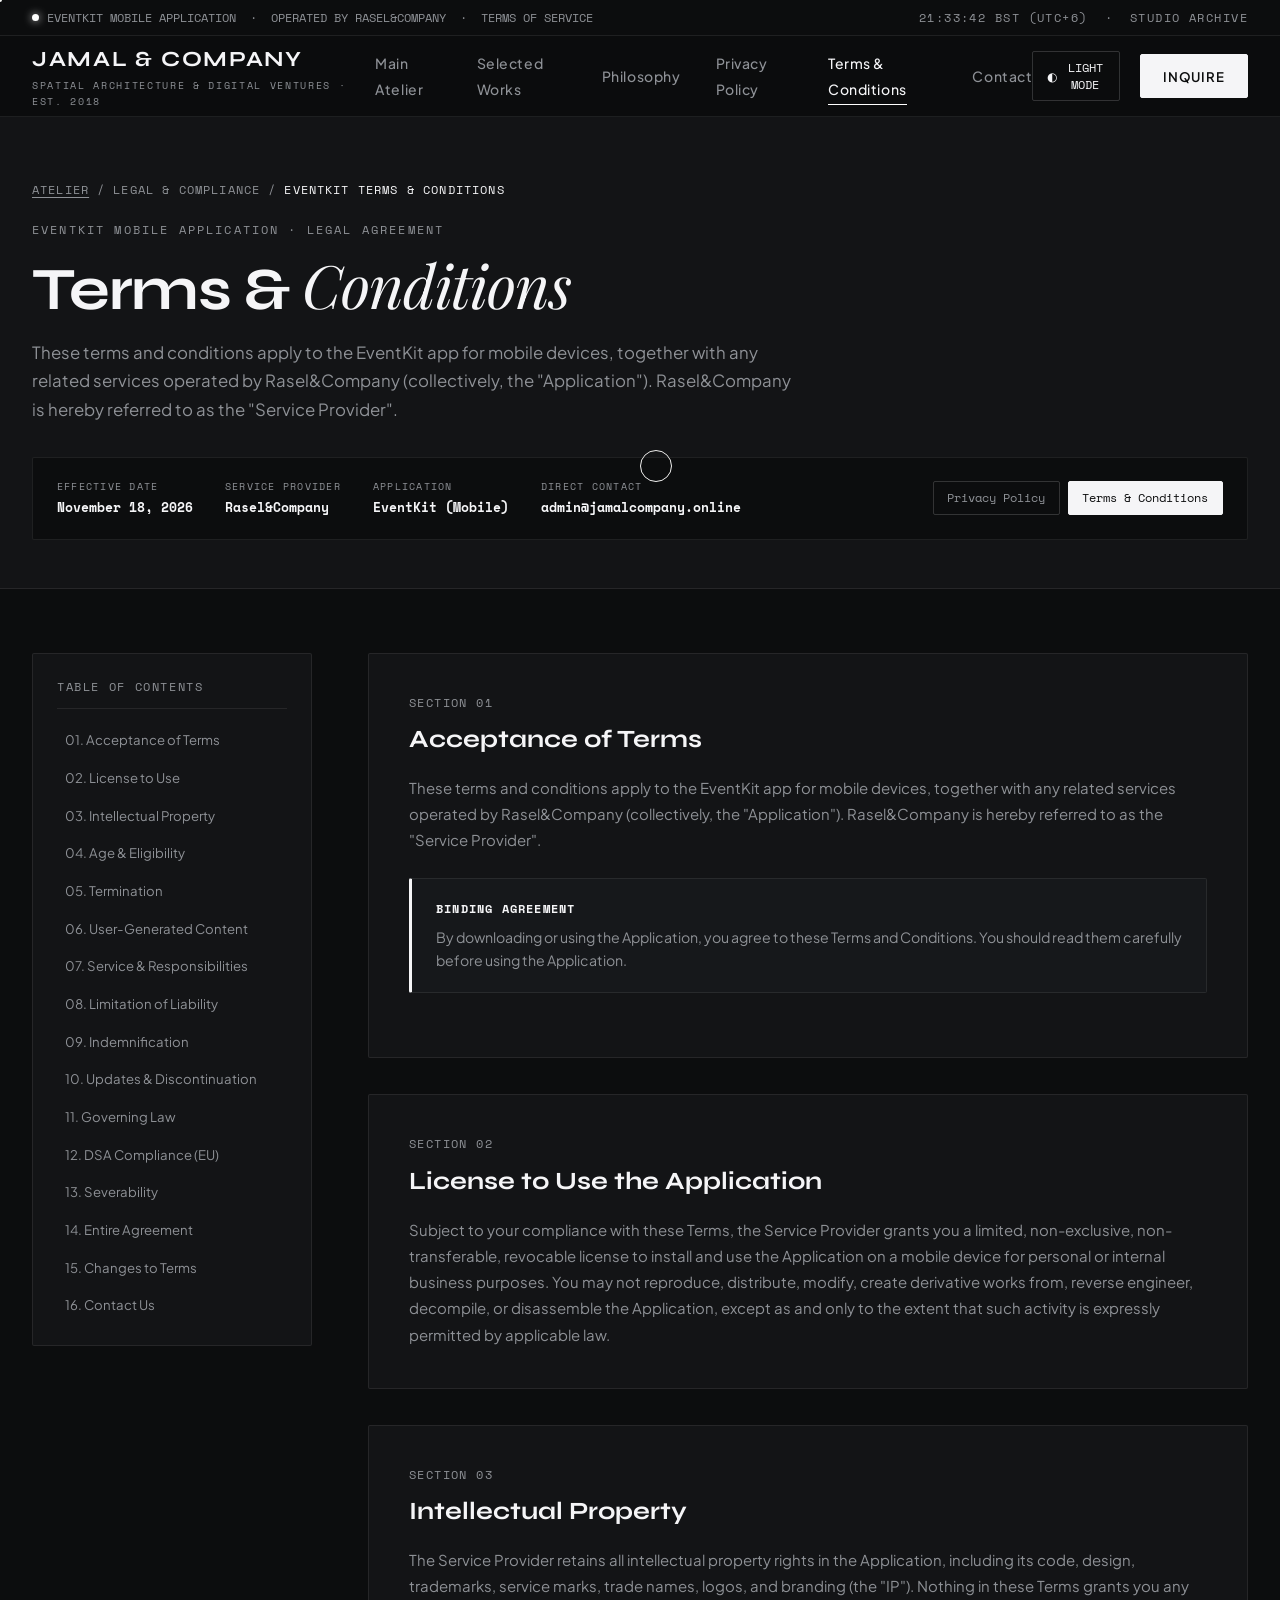
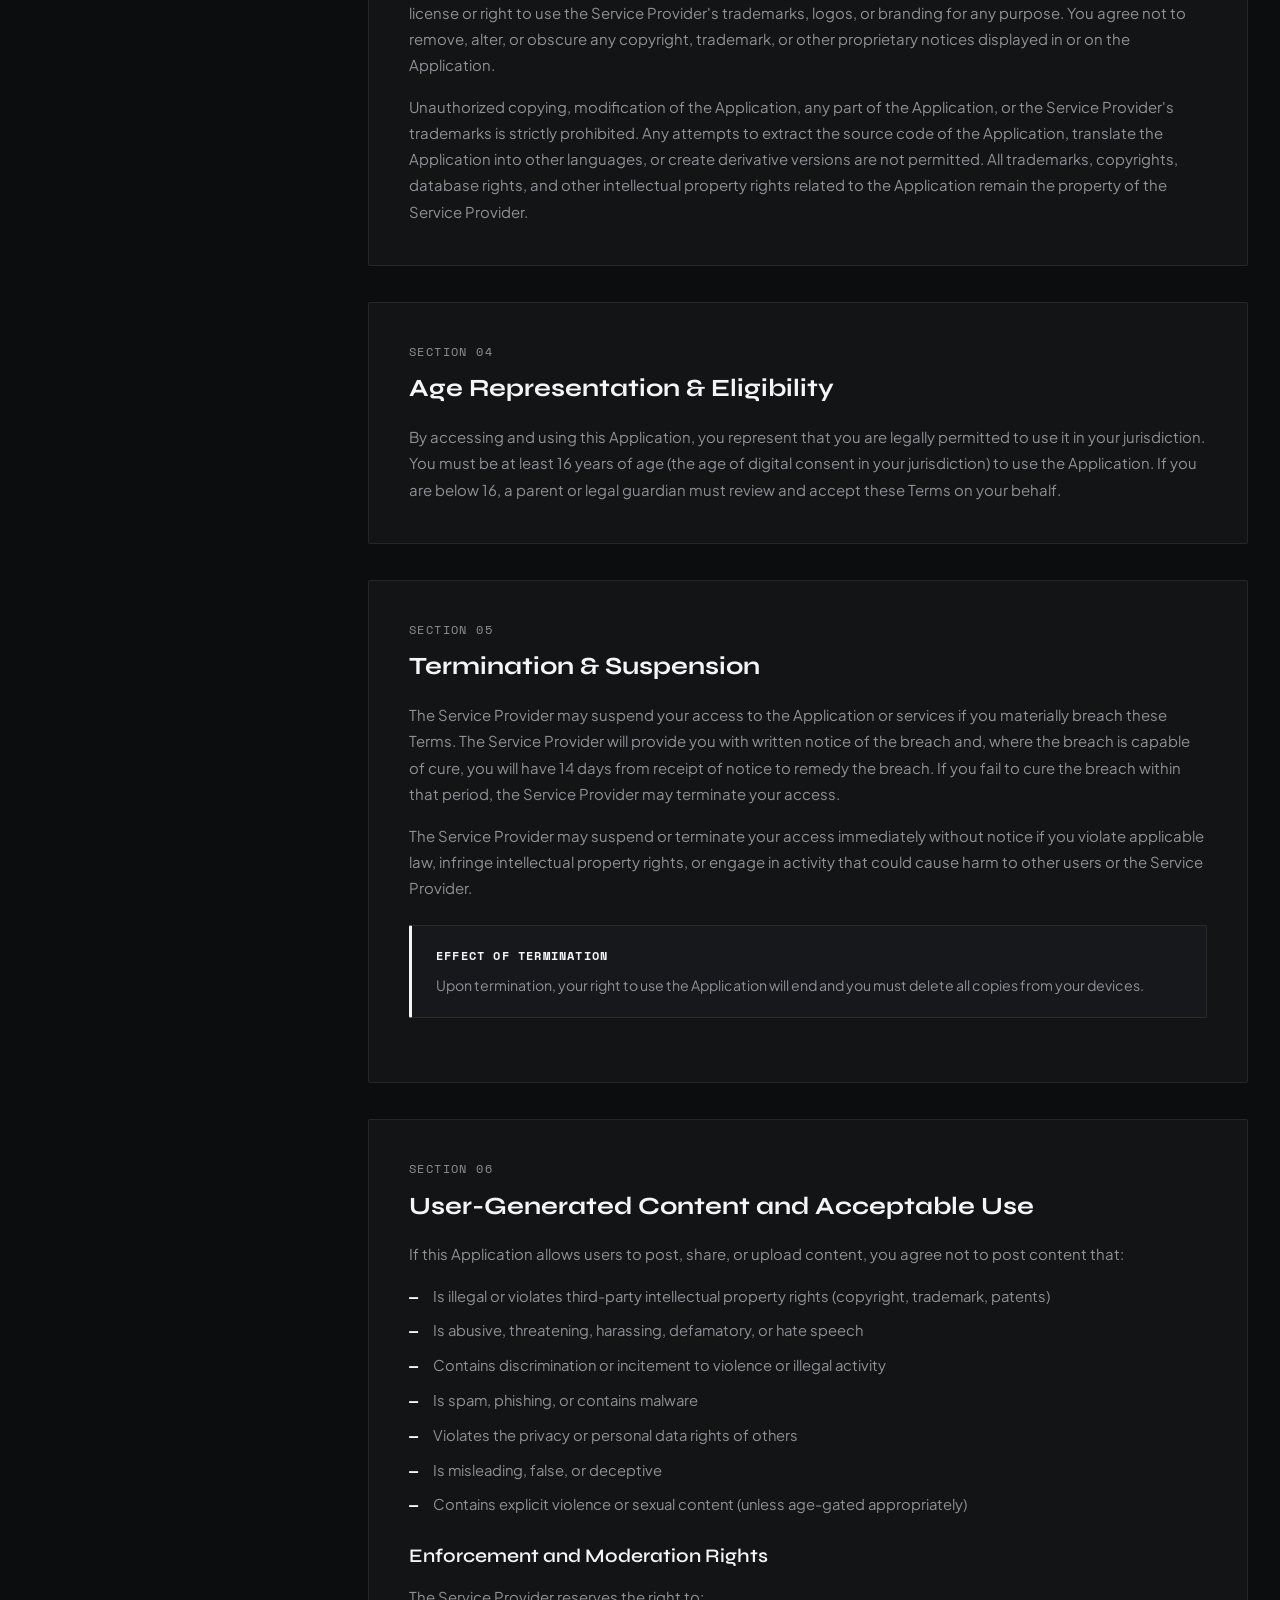
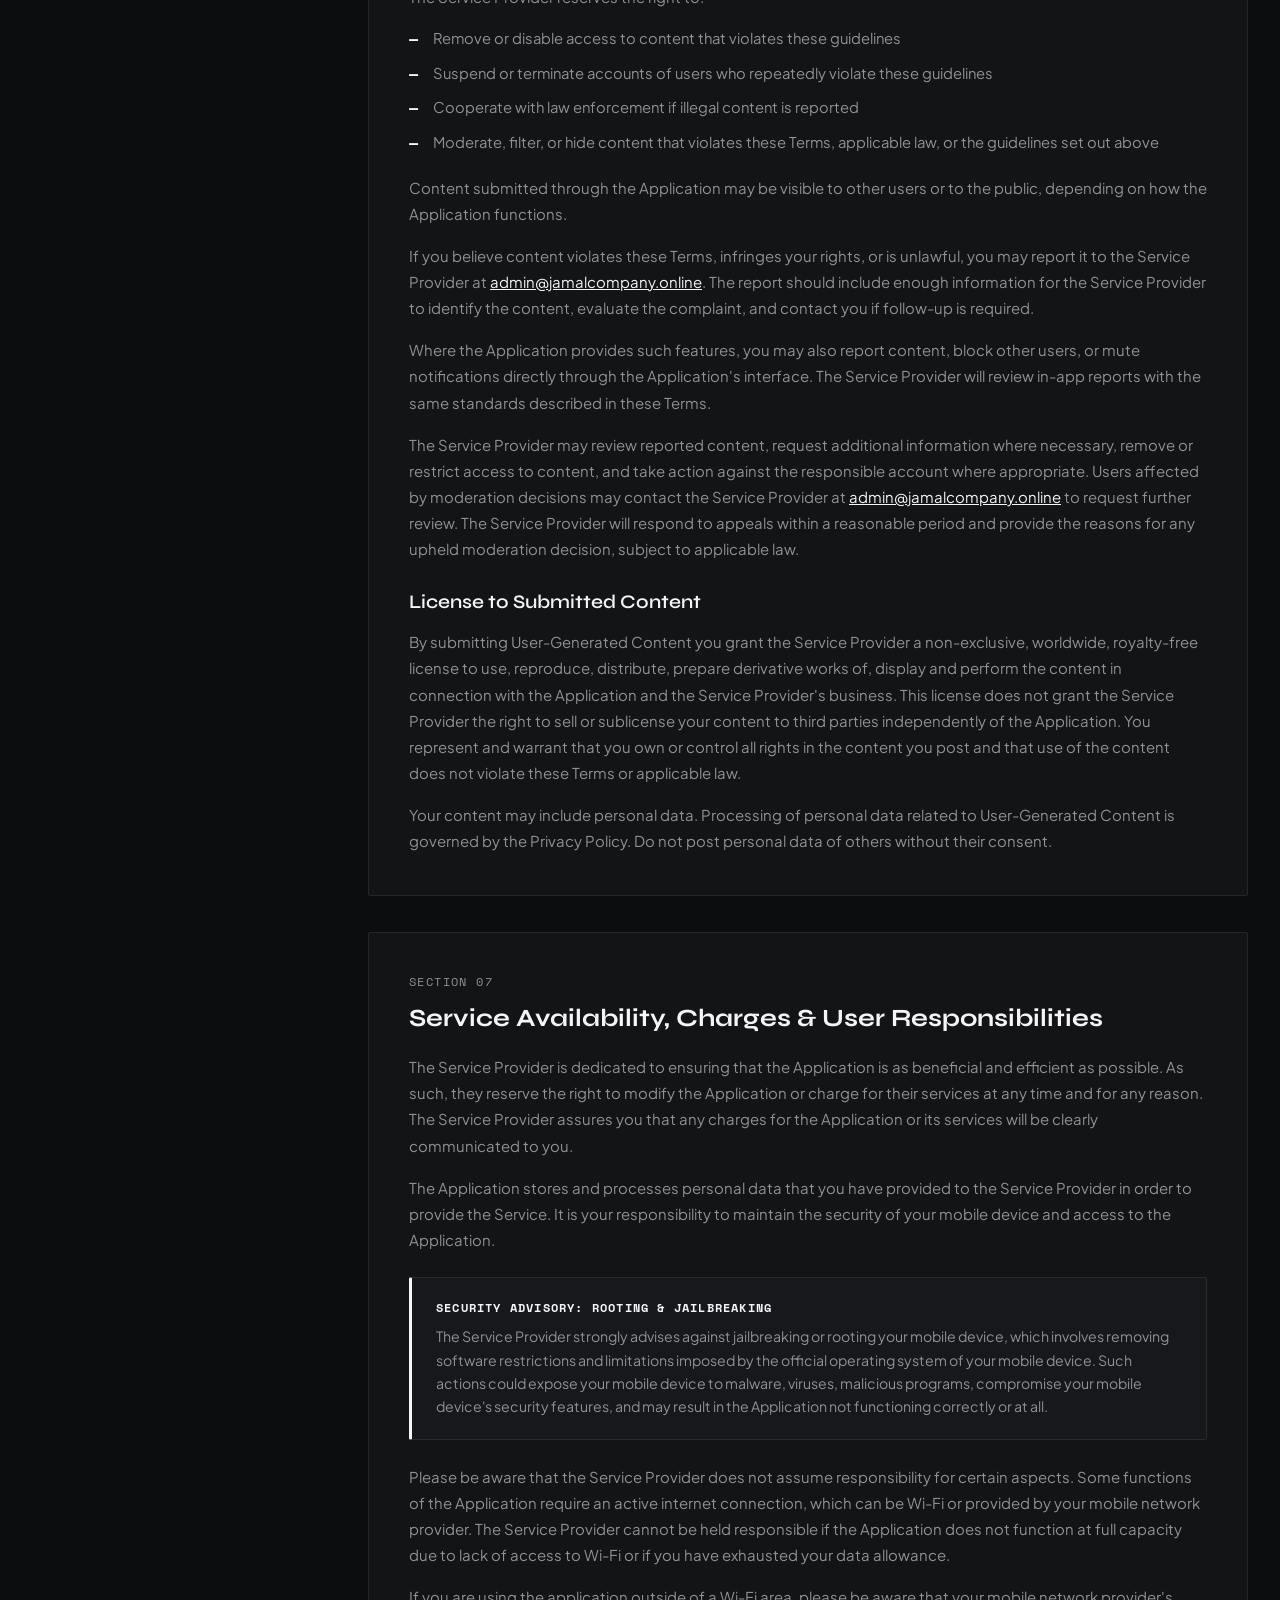
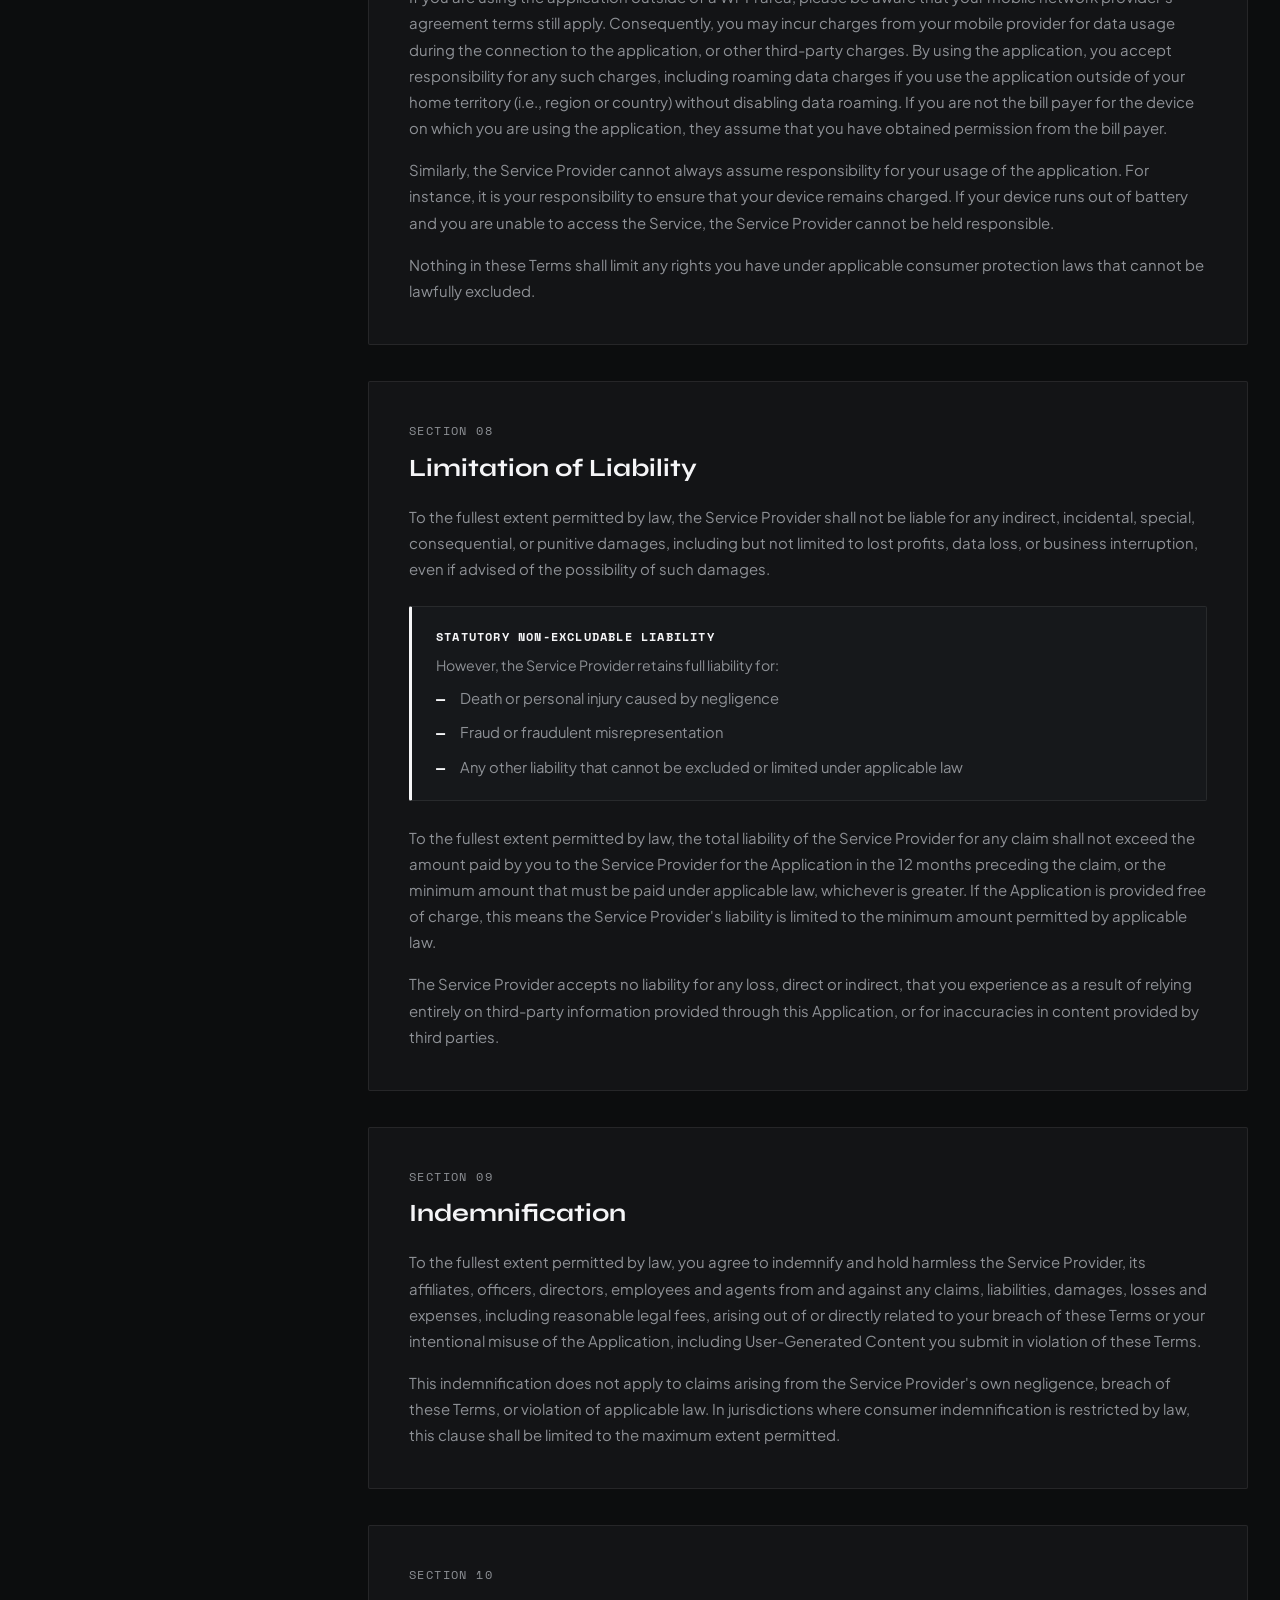
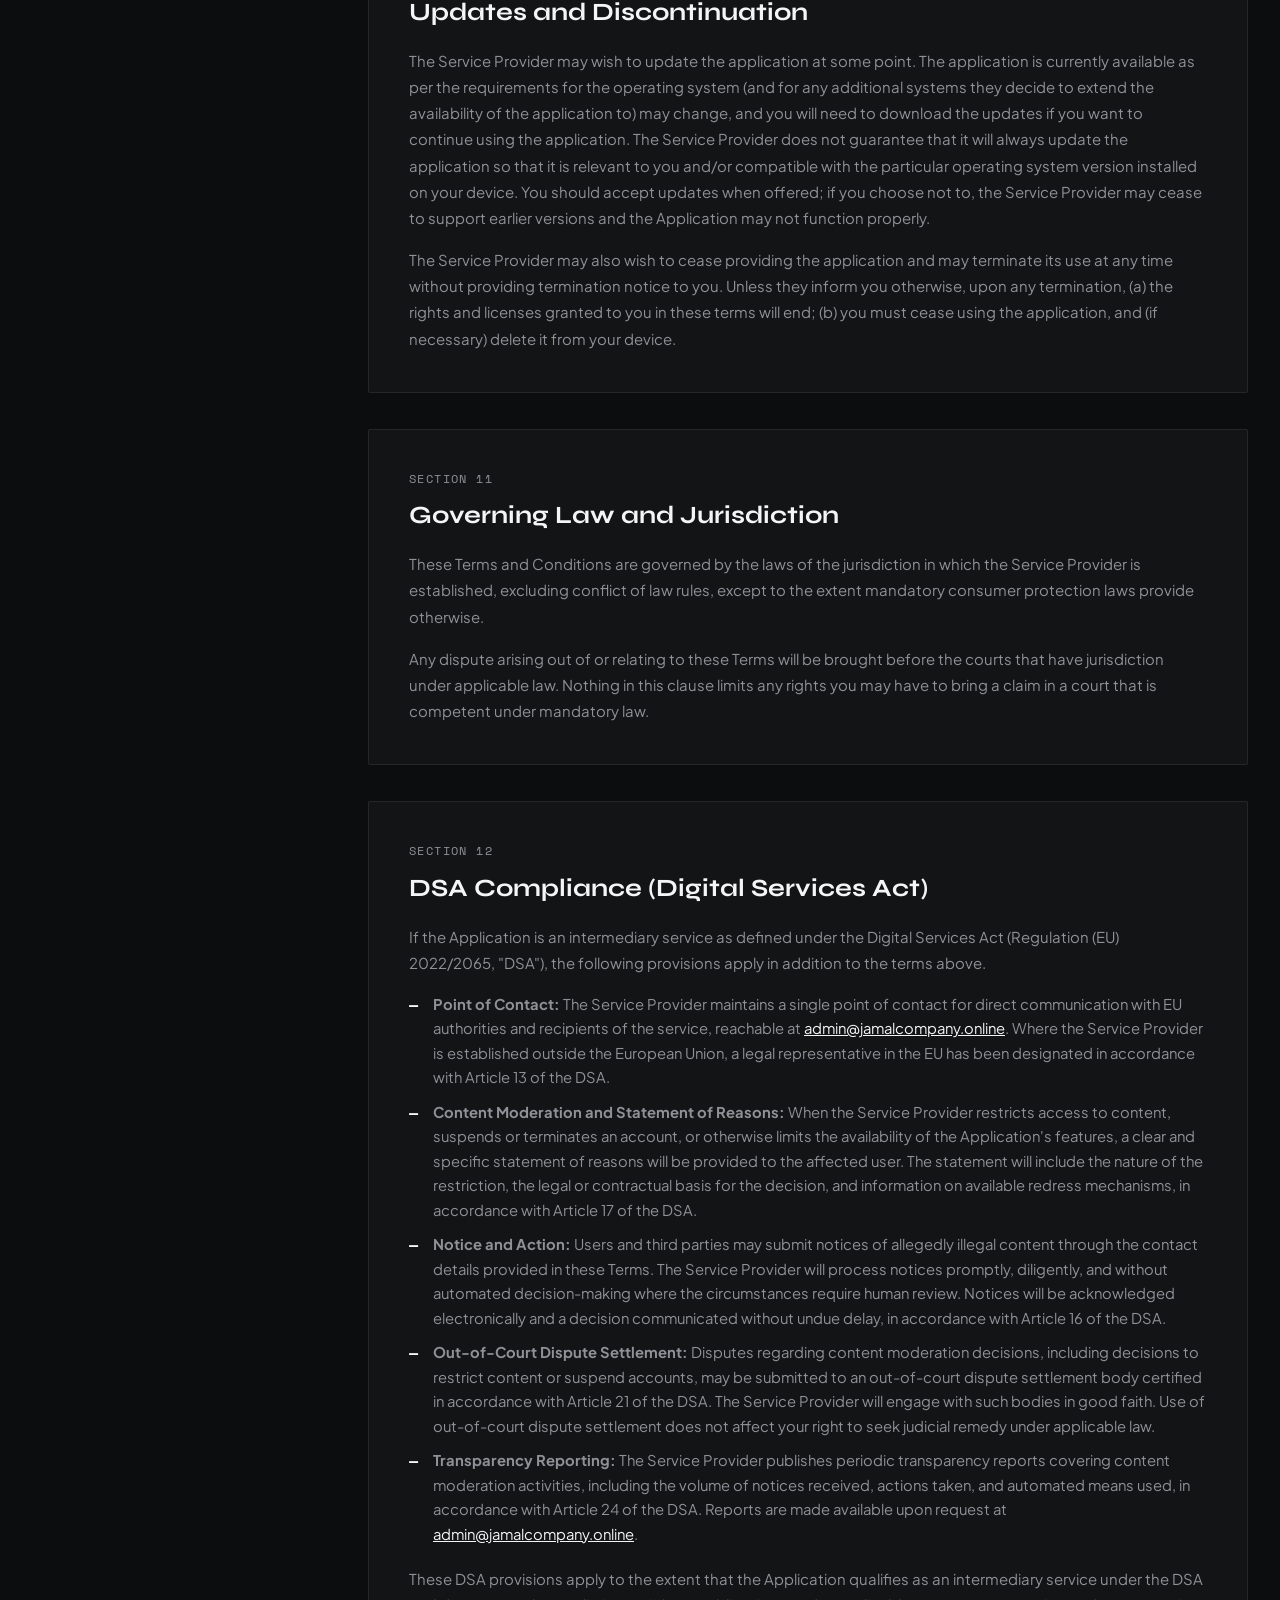
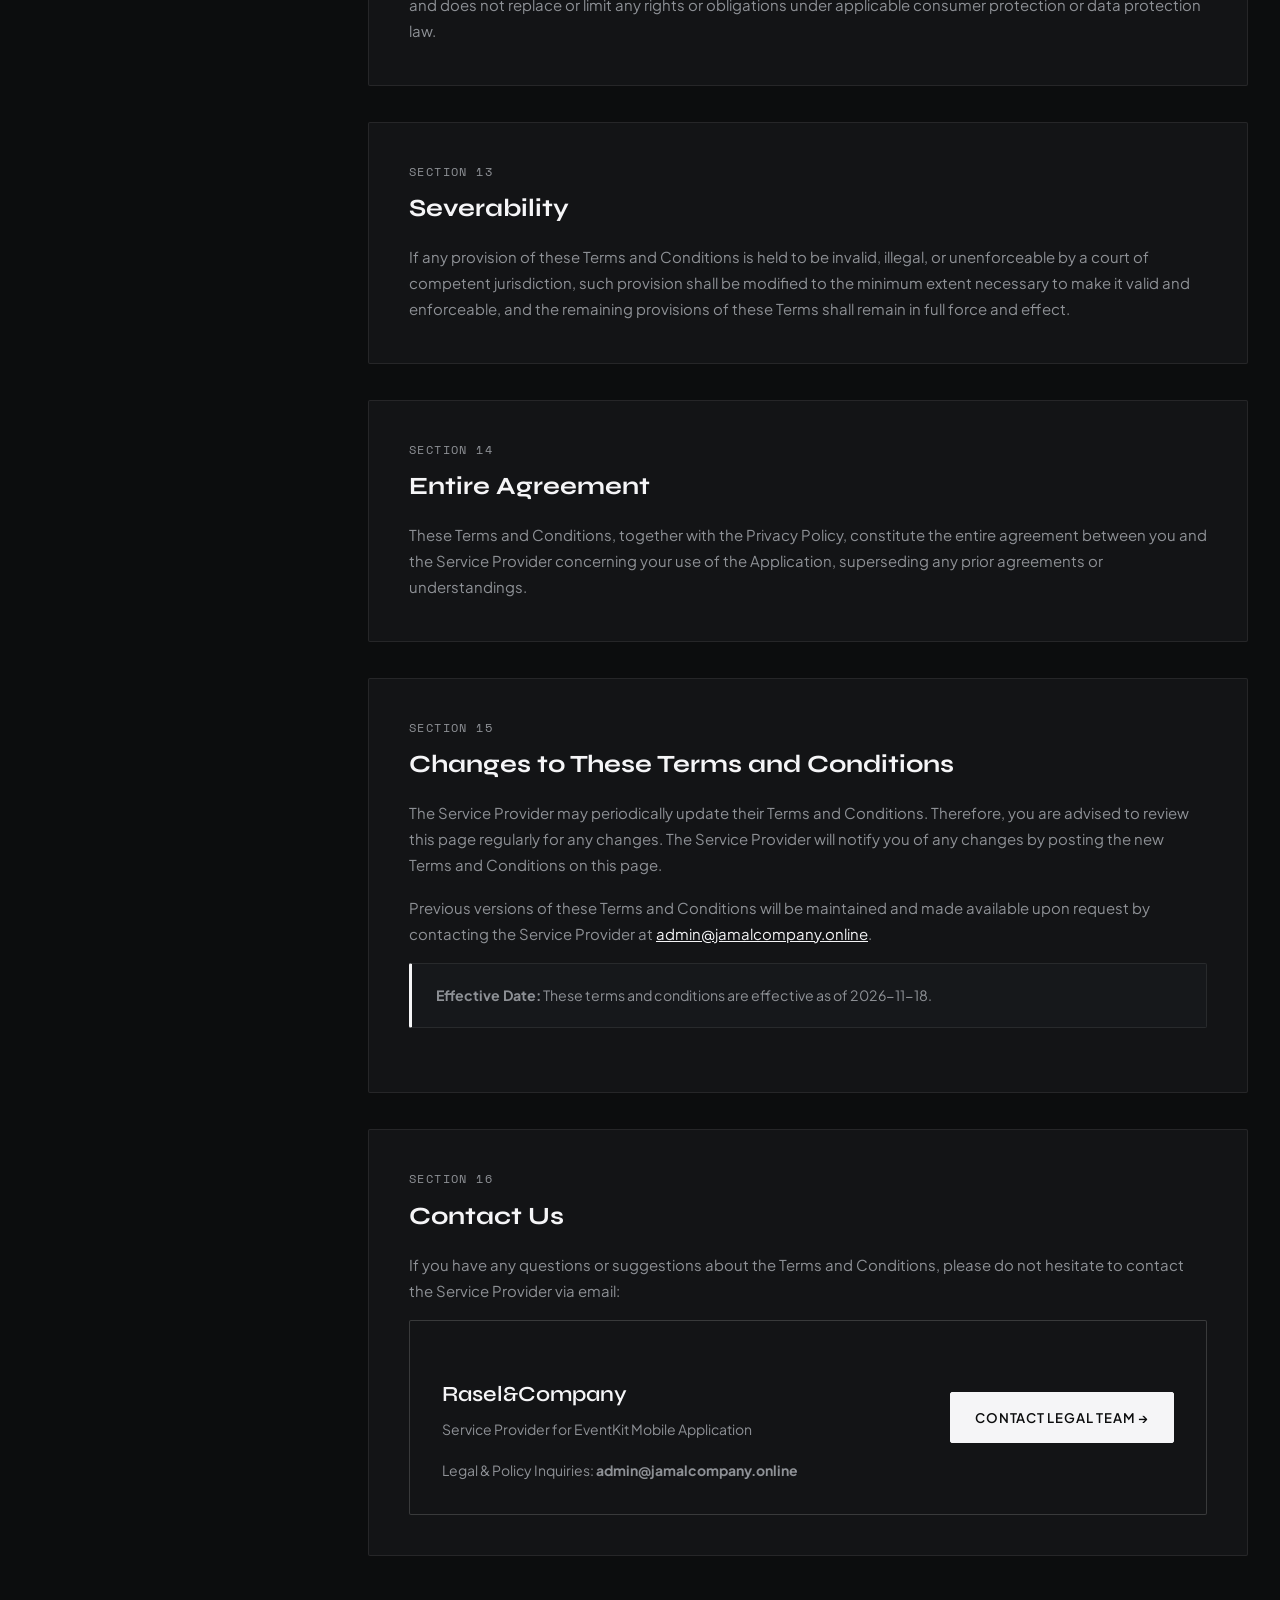
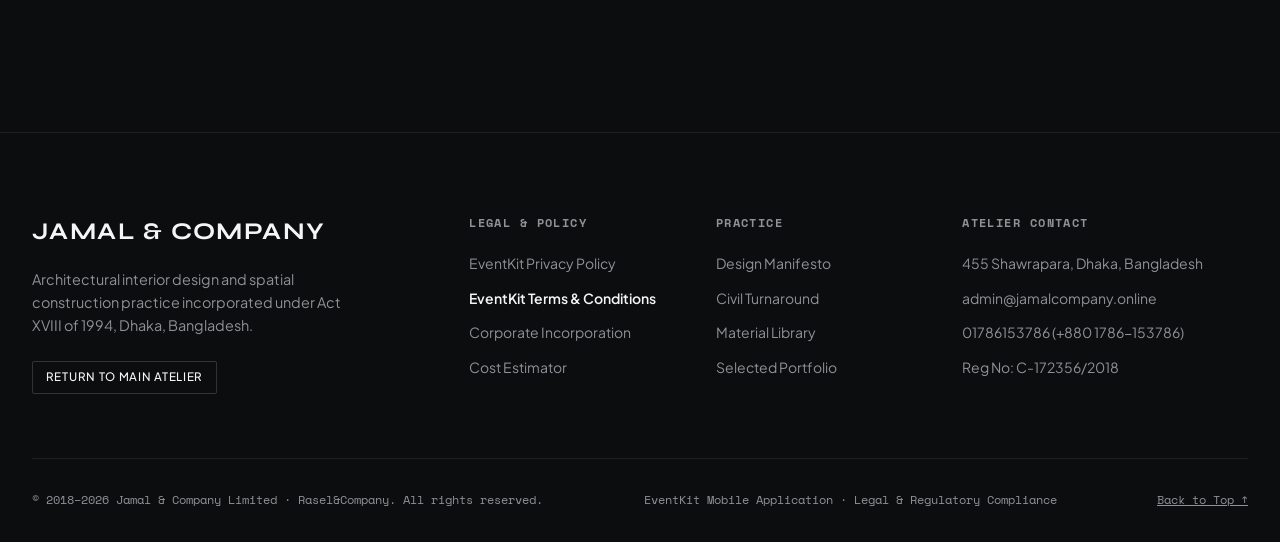
<file: rasel_event/termsandcondition.html>
<!DOCTYPE html>
<html lang="en" data-theme="dark">
<head>
  <meta charset="UTF-8">
  <meta name="viewport" content="width=device-width, initial-scale=1.0">
  <title>Terms &amp; Conditions | EventKit App — Rasel&Company</title>
  
  <meta name="description" content="Official Terms &amp; Conditions for EventKit mobile application operated by Rasel&Company. Details on app license, intellectual property, user conduct, liability, and DSA compliance.">
  <meta name="keywords" content="EventKit terms and conditions, Rasel and Company, mobile application agreement, terms of service, acceptable use, liability limitation, DSA compliance">
  <meta name="author" content="Rasel&Company">

  <!-- Open Graph -->
  <meta property="og:title" content="EventKit Terms &amp; Conditions | Rasel&Company">
  <meta property="og:description" content="Official Terms and Conditions for the EventKit mobile application operated by Rasel&Company.">
  <meta property="og:type" content="website">

  <!-- Google Fonts -->
  <link rel="preconnect" href="https://fonts.googleapis.com">
  <link rel="preconnect" href="https://fonts.gstatic.com" crossorigin>
  <link href="https://fonts.googleapis.com/css2?family=Playfair+Display:ital,wght@0,400;0,600;1,400&family=Plus+Jakarta+Sans:wght@300;400;500;600;700&family=Space+Mono:ital,wght@0,400;0,700;1,400&family=Syne:wght@500;600;700;800&display=swap" rel="stylesheet">

  <link rel="stylesheet" href="../assets/css/style.css">
</head>
<body>

  <!-- Custom Cursor Follower -->
  <div class="custom-cursor" aria-hidden="true"></div>
  <div class="custom-cursor-dot" aria-hidden="true"></div>

  <!-- Top Live Status Bar -->
  <aside class="top-status-bar" aria-label="Corporate Registration & Live Studio Time">
    <div class="container">
      <div class="top-status-inner">
        <div class="status-pill">
          <span class="status-indicator"></span>
          <span>EVENTKIT MOBILE APPLICATION &nbsp;·&nbsp; OPERATED BY RASEL&amp;COMPANY &nbsp;·&nbsp; TERMS OF SERVICE</span>
        </div>
        <div id="dhakaClock" class="mono-meta">
          00:00:00 BST (UTC+6) &nbsp;·&nbsp; ATELIER ACTIVE
        </div>
      </div>
    </div>
  </aside>

  <!-- Main Navigation Header -->
  <header class="site-header" id="siteHeader">
    <div class="container">
      <div class="header-inner">
        <a href="../index.html" class="brand-logo" aria-label="Jamal and Company Limited Home">
          <span class="brand-name">JAMAL &amp; COMPANY</span>
          <span class="brand-sub">Spatial Architecture &amp; Digital Ventures · Est. 2018</span>
        </a>

        <nav aria-label="Primary Navigation">
          <ul class="nav-links">
            <li><a href="../index.html" class="nav-link">Main Atelier</a></li>
            <li><a href="../index.html#works" class="nav-link">Selected Works</a></li>
            <li><a href="../index.html#philosophy" class="nav-link">Philosophy</a></li>
            <li><a href="privacypolicy.html" class="nav-link">Privacy Policy</a></li>
            <li><a href="termsandcondition.html" class="nav-link active">Terms &amp; Conditions</a></li>
            <li><a href="../index.html#contact" class="nav-link">Contact</a></li>
          </ul>
        </nav>

        <div class="header-actions">
          <button id="themeToggleBtn" class="theme-toggle-btn" aria-label="Toggle Light and Dark Monochrome Theme">
            <span class="theme-icon">&#9680;</span>
            <span class="theme-label">LIGHT MODE</span>
          </button>
          <a href="../index.html#contact" class="btn-primary">Inquire</a>
          <button id="mobileMenuToggle" class="mobile-menu-btn" aria-label="Open mobile navigation" aria-expanded="false">&#9776;</button>
        </div>
      </div>
    </div>
  </header>

  <main>
    <!-- Legal Page Header -->
    <section class="legal-page-header">
      <div class="container">
        <div class="legal-breadcrumbs">
          <a href="../index.html">Atelier</a>
          <span>/</span>
          <span>Legal &amp; Compliance</span>
          <span>/</span>
          <span style="color: var(--text-main);">EventKit Terms &amp; Conditions</span>
        </div>

        <span class="section-kicker">EventKit Mobile Application · Legal Agreement</span>
        <h1 class="legal-title">Terms &amp; <em>Conditions</em></h1>
        <p class="legal-lead">
          These terms and conditions apply to the EventKit app for mobile devices, together with any related services operated by Rasel&amp;Company (collectively, the "Application"). Rasel&amp;Company is hereby referred to as the "Service Provider".
        </p>

        <div class="legal-meta-strip">
          <div class="legal-meta-item">
            <span class="legal-meta-label">Effective Date</span>
            <span class="legal-meta-value">November 18, 2026</span>
          </div>
          <div class="legal-meta-item">
            <span class="legal-meta-label">Service Provider</span>
            <span class="legal-meta-value">Rasel&amp;Company</span>
          </div>
          <div class="legal-meta-item">
            <span class="legal-meta-label">Application</span>
            <span class="legal-meta-value">EventKit (Mobile)</span>
          </div>
          <div class="legal-meta-item">
            <span class="legal-meta-label">Direct Contact</span>
            <span class="legal-meta-value">admin@jamalcompany.online</span>
          </div>

          <div class="legal-switch-pill">
            <a href="privacypolicy.html" class="legal-switch-btn">Privacy Policy</a>
            <a href="termsandcondition.html" class="legal-switch-btn active">Terms &amp; Conditions</a>
          </div>
        </div>
      </div>
    </section>

    <!-- Legal Document Layout Grid -->
    <section class="section" style="padding-top: 0; padding-bottom: 5rem;">
      <div class="container">
        <div class="legal-layout">
          
          <!-- Sticky Table of Contents -->
          <aside class="legal-sidebar" aria-label="Document Navigation">
            <div class="legal-sidebar-title">Table of Contents</div>
            <ul class="legal-toc-list">
              <li><a href="#acceptance" class="legal-toc-link">01. Acceptance of Terms</a></li>
              <li><a href="#license" class="legal-toc-link">02. License to Use</a></li>
              <li><a href="#intellectual-property" class="legal-toc-link">03. Intellectual Property</a></li>
              <li><a href="#eligibility" class="legal-toc-link">04. Age &amp; Eligibility</a></li>
              <li><a href="#termination" class="legal-toc-link">05. Termination</a></li>
              <li><a href="#user-content" class="legal-toc-link">06. User-Generated Content</a></li>
              <li><a href="#availability" class="legal-toc-link">07. Service &amp; Responsibilities</a></li>
              <li><a href="#liability" class="legal-toc-link">08. Limitation of Liability</a></li>
              <li><a href="#indemnification" class="legal-toc-link">09. Indemnification</a></li>
              <li><a href="#updates" class="legal-toc-link">10. Updates &amp; Discontinuation</a></li>
              <li><a href="#governing-law" class="legal-toc-link">11. Governing Law</a></li>
              <li><a href="#dsa" class="legal-toc-link">12. DSA Compliance (EU)</a></li>
              <li><a href="#severability" class="legal-toc-link">13. Severability</a></li>
              <li><a href="#entire-agreement" class="legal-toc-link">14. Entire Agreement</a></li>
              <li><a href="#changes" class="legal-toc-link">15. Changes to Terms</a></li>
              <li><a href="#contact" class="legal-toc-link">16. Contact Us</a></li>
            </ul>
          </aside>

          <!-- Main Document Content -->
          <div class="legal-body">

            <!-- Clause 01: Acceptance of Terms -->
            <article class="legal-section-card" id="acceptance">
              <span class="legal-section-badge">Section 01</span>
              <h2>Acceptance of Terms</h2>
              <p>
                These terms and conditions apply to the EventKit app for mobile devices, together with any related services operated by Rasel&amp;Company (collectively, the "Application"). Rasel&amp;Company is hereby referred to as the "Service Provider".
              </p>
              <div class="legal-callout-box">
                <div class="legal-callout-title">Binding Agreement</div>
                <p>
                  By downloading or using the Application, you agree to these Terms and Conditions. You should read them carefully before using the Application.
                </p>
              </div>
            </article>

            <!-- Clause 02: License to use the Application -->
            <article class="legal-section-card" id="license">
              <span class="legal-section-badge">Section 02</span>
              <h2>License to Use the Application</h2>
              <p>
                Subject to your compliance with these Terms, the Service Provider grants you a limited, non-exclusive, non-transferable, revocable license to install and use the Application on a mobile device for personal or internal business purposes. You may not reproduce, distribute, modify, create derivative works from, reverse engineer, decompile, or disassemble the Application, except as and only to the extent that such activity is expressly permitted by applicable law.
              </p>
            </article>

            <!-- Clause 03: Intellectual Property -->
            <article class="legal-section-card" id="intellectual-property">
              <span class="legal-section-badge">Section 03</span>
              <h2>Intellectual Property</h2>
              <p>
                The Service Provider retains all intellectual property rights in the Application, including its code, design, trademarks, service marks, trade names, logos, and branding (the "IP"). Nothing in these Terms grants you any license or right to use the Service Provider's trademarks, logos, or branding for any purpose. You agree not to remove, alter, or obscure any copyright, trademark, or other proprietary notices displayed in or on the Application.
              </p>
              <p>
                Unauthorized copying, modification of the Application, any part of the Application, or the Service Provider's trademarks is strictly prohibited. Any attempts to extract the source code of the Application, translate the Application into other languages, or create derivative versions are not permitted. All trademarks, copyrights, database rights, and other intellectual property rights related to the Application remain the property of the Service Provider.
              </p>
            </article>

            <!-- Clause 04: Age & Eligibility -->
            <article class="legal-section-card" id="eligibility">
              <span class="legal-section-badge">Section 04</span>
              <h2>Age Representation &amp; Eligibility</h2>
              <p>
                By accessing and using this Application, you represent that you are legally permitted to use it in your jurisdiction. You must be at least 16 years of age (the age of digital consent in your jurisdiction) to use the Application. If you are below 16, a parent or legal guardian must review and accept these Terms on your behalf.
              </p>
            </article>

            <!-- Clause 05: Termination -->
            <article class="legal-section-card" id="termination">
              <span class="legal-section-badge">Section 05</span>
              <h2>Termination &amp; Suspension</h2>
              <p>
                The Service Provider may suspend your access to the Application or services if you materially breach these Terms. The Service Provider will provide you with written notice of the breach and, where the breach is capable of cure, you will have 14 days from receipt of notice to remedy the breach. If you fail to cure the breach within that period, the Service Provider may terminate your access.
              </p>
              <p>
                The Service Provider may suspend or terminate your access immediately without notice if you violate applicable law, infringe intellectual property rights, or engage in activity that could cause harm to other users or the Service Provider.
              </p>
              <div class="legal-callout-box">
                <div class="legal-callout-title">Effect of Termination</div>
                <p>
                  Upon termination, your right to use the Application will end and you must delete all copies from your devices.
                </p>
              </div>
            </article>

            <!-- Clause 06: User-Generated Content and Acceptable Use -->
            <article class="legal-section-card" id="user-content">
              <span class="legal-section-badge">Section 06</span>
              <h2>User-Generated Content and Acceptable Use</h2>
              <p>
                If this Application allows users to post, share, or upload content, you agree not to post content that:
              </p>
              <ul class="legal-list">
                <li>Is illegal or violates third-party intellectual property rights (copyright, trademark, patents)</li>
                <li>Is abusive, threatening, harassing, defamatory, or hate speech</li>
                <li>Contains discrimination or incitement to violence or illegal activity</li>
                <li>Is spam, phishing, or contains malware</li>
                <li>Violates the privacy or personal data rights of others</li>
                <li>Is misleading, false, or deceptive</li>
                <li>Contains explicit violence or sexual content (unless age-gated appropriately)</li>
              </ul>

              <h3>Enforcement and Moderation Rights</h3>
              <p>
                The Service Provider reserves the right to:
              </p>
              <ul class="legal-list">
                <li>Remove or disable access to content that violates these guidelines</li>
                <li>Suspend or terminate accounts of users who repeatedly violate these guidelines</li>
                <li>Cooperate with law enforcement if illegal content is reported</li>
                <li>Moderate, filter, or hide content that violates these Terms, applicable law, or the guidelines set out above</li>
              </ul>

              <p>
                Content submitted through the Application may be visible to other users or to the public, depending on how the Application functions.
              </p>
              <p>
                If you believe content violates these Terms, infringes your rights, or is unlawful, you may report it to the Service Provider at <a href="mailto:admin@jamalcompany.online" style="text-decoration: underline; color: var(--text-main);">admin@jamalcompany.online</a>. The report should include enough information for the Service Provider to identify the content, evaluate the complaint, and contact you if follow-up is required.
              </p>
              <p>
                Where the Application provides such features, you may also report content, block other users, or mute notifications directly through the Application's interface. The Service Provider will review in-app reports with the same standards described in these Terms.
              </p>
              <p>
                The Service Provider may review reported content, request additional information where necessary, remove or restrict access to content, and take action against the responsible account where appropriate. Users affected by moderation decisions may contact the Service Provider at <a href="mailto:admin@jamalcompany.online" style="text-decoration: underline; color: var(--text-main);">admin@jamalcompany.online</a> to request further review. The Service Provider will respond to appeals within a reasonable period and provide the reasons for any upheld moderation decision, subject to applicable law.
              </p>

              <h3>License to Submitted Content</h3>
              <p>
                By submitting User-Generated Content you grant the Service Provider a non-exclusive, worldwide, royalty-free license to use, reproduce, distribute, prepare derivative works of, display and perform the content in connection with the Application and the Service Provider's business. This license does not grant the Service Provider the right to sell or sublicense your content to third parties independently of the Application. You represent and warrant that you own or control all rights in the content you post and that use of the content does not violate these Terms or applicable law.
              </p>
              <p>
                Your content may include personal data. Processing of personal data related to User-Generated Content is governed by the Privacy Policy. Do not post personal data of others without their consent.
              </p>
            </article>

            <!-- Clause 07: Service Availability & User Responsibilities -->
            <article class="legal-section-card" id="availability">
              <span class="legal-section-badge">Section 07</span>
              <h2>Service Availability, Charges &amp; User Responsibilities</h2>
              <p>
                The Service Provider is dedicated to ensuring that the Application is as beneficial and efficient as possible. As such, they reserve the right to modify the Application or charge for their services at any time and for any reason. The Service Provider assures you that any charges for the Application or its services will be clearly communicated to you.
              </p>
              <p>
                The Application stores and processes personal data that you have provided to the Service Provider in order to provide the Service. It is your responsibility to maintain the security of your mobile device and access to the Application.
              </p>
              
              <div class="legal-callout-box">
                <div class="legal-callout-title">Security Advisory: Rooting &amp; Jailbreaking</div>
                <p>
                  The Service Provider strongly advises against jailbreaking or rooting your mobile device, which involves removing software restrictions and limitations imposed by the official operating system of your mobile device. Such actions could expose your mobile device to malware, viruses, malicious programs, compromise your mobile device's security features, and may result in the Application not functioning correctly or at all.
                </p>
              </div>

              <p>
                Please be aware that the Service Provider does not assume responsibility for certain aspects. Some functions of the Application require an active internet connection, which can be Wi-Fi or provided by your mobile network provider. The Service Provider cannot be held responsible if the Application does not function at full capacity due to lack of access to Wi-Fi or if you have exhausted your data allowance.
              </p>
              <p>
                If you are using the application outside of a Wi-Fi area, please be aware that your mobile network provider's agreement terms still apply. Consequently, you may incur charges from your mobile provider for data usage during the connection to the application, or other third-party charges. By using the application, you accept responsibility for any such charges, including roaming data charges if you use the application outside of your home territory (i.e., region or country) without disabling data roaming. If you are not the bill payer for the device on which you are using the application, they assume that you have obtained permission from the bill payer.
              </p>
              <p>
                Similarly, the Service Provider cannot always assume responsibility for your usage of the application. For instance, it is your responsibility to ensure that your device remains charged. If your device runs out of battery and you are unable to access the Service, the Service Provider cannot be held responsible.
              </p>
              <p>
                Nothing in these Terms shall limit any rights you have under applicable consumer protection laws that cannot be lawfully excluded.
              </p>
            </article>

            <!-- Clause 08: Limitation of Liability -->
            <article class="legal-section-card" id="liability">
              <span class="legal-section-badge">Section 08</span>
              <h2>Limitation of Liability</h2>
              <p>
                To the fullest extent permitted by law, the Service Provider shall not be liable for any indirect, incidental, special, consequential, or punitive damages, including but not limited to lost profits, data loss, or business interruption, even if advised of the possibility of such damages.
              </p>
              
              <div class="legal-callout-box">
                <div class="legal-callout-title">Statutory Non-Excludable Liability</div>
                <p>However, the Service Provider retains full liability for:</p>
                <ul class="legal-list" style="margin-top: 0.5rem; margin-bottom: 0;">
                  <li>Death or personal injury caused by negligence</li>
                  <li>Fraud or fraudulent misrepresentation</li>
                  <li>Any other liability that cannot be excluded or limited under applicable law</li>
                </ul>
              </div>

              <p>
                To the fullest extent permitted by law, the total liability of the Service Provider for any claim shall not exceed the amount paid by you to the Service Provider for the Application in the 12 months preceding the claim, or the minimum amount that must be paid under applicable law, whichever is greater. If the Application is provided free of charge, this means the Service Provider's liability is limited to the minimum amount permitted by applicable law.
              </p>
              <p>
                The Service Provider accepts no liability for any loss, direct or indirect, that you experience as a result of relying entirely on third-party information provided through this Application, or for inaccuracies in content provided by third parties.
              </p>
            </article>

            <!-- Clause 09: Indemnification -->
            <article class="legal-section-card" id="indemnification">
              <span class="legal-section-badge">Section 09</span>
              <h2>Indemnification</h2>
              <p>
                To the fullest extent permitted by law, you agree to indemnify and hold harmless the Service Provider, its affiliates, officers, directors, employees and agents from and against any claims, liabilities, damages, losses and expenses, including reasonable legal fees, arising out of or directly related to your breach of these Terms or your intentional misuse of the Application, including User-Generated Content you submit in violation of these Terms.
              </p>
              <p>
                This indemnification does not apply to claims arising from the Service Provider's own negligence, breach of these Terms, or violation of applicable law. In jurisdictions where consumer indemnification is restricted by law, this clause shall be limited to the maximum extent permitted.
              </p>
            </article>

            <!-- Clause 10: Updates and Discontinuation -->
            <article class="legal-section-card" id="updates">
              <span class="legal-section-badge">Section 10</span>
              <h2>Updates and Discontinuation</h2>
              <p>
                The Service Provider may wish to update the application at some point. The application is currently available as per the requirements for the operating system (and for any additional systems they decide to extend the availability of the application to) may change, and you will need to download the updates if you want to continue using the application. The Service Provider does not guarantee that it will always update the application so that it is relevant to you and/or compatible with the particular operating system version installed on your device. You should accept updates when offered; if you choose not to, the Service Provider may cease to support earlier versions and the Application may not function properly.
              </p>
              <p>
                The Service Provider may also wish to cease providing the application and may terminate its use at any time without providing termination notice to you. Unless they inform you otherwise, upon any termination, (a) the rights and licenses granted to you in these terms will end; (b) you must cease using the application, and (if necessary) delete it from your device.
              </p>
            </article>

            <!-- Clause 11: Governing Law and Jurisdiction -->
            <article class="legal-section-card" id="governing-law">
              <span class="legal-section-badge">Section 11</span>
              <h2>Governing Law and Jurisdiction</h2>
              <p>
                These Terms and Conditions are governed by the laws of the jurisdiction in which the Service Provider is established, excluding conflict of law rules, except to the extent mandatory consumer protection laws provide otherwise.
              </p>
              <p>
                Any dispute arising out of or relating to these Terms will be brought before the courts that have jurisdiction under applicable law. Nothing in this clause limits any rights you may have to bring a claim in a court that is competent under mandatory law.
              </p>
            </article>

            <!-- Clause 12: DSA Compliance (Digital Services Act) -->
            <article class="legal-section-card" id="dsa">
              <span class="legal-section-badge">Section 12</span>
              <h2>DSA Compliance (Digital Services Act)</h2>
              <p>
                If the Application is an intermediary service as defined under the Digital Services Act (Regulation (EU) 2022/2065, "DSA"), the following provisions apply in addition to the terms above.
              </p>
              
              <ul class="legal-list">
                <li><strong>Point of Contact:</strong> The Service Provider maintains a single point of contact for direct communication with EU authorities and recipients of the service, reachable at <a href="mailto:admin@jamalcompany.online" style="text-decoration: underline; color: var(--text-main);">admin@jamalcompany.online</a>. Where the Service Provider is established outside the European Union, a legal representative in the EU has been designated in accordance with Article 13 of the DSA.</li>
                <li><strong>Content Moderation and Statement of Reasons:</strong> When the Service Provider restricts access to content, suspends or terminates an account, or otherwise limits the availability of the Application's features, a clear and specific statement of reasons will be provided to the affected user. The statement will include the nature of the restriction, the legal or contractual basis for the decision, and information on available redress mechanisms, in accordance with Article 17 of the DSA.</li>
                <li><strong>Notice and Action:</strong> Users and third parties may submit notices of allegedly illegal content through the contact details provided in these Terms. The Service Provider will process notices promptly, diligently, and without automated decision-making where the circumstances require human review. Notices will be acknowledged electronically and a decision communicated without undue delay, in accordance with Article 16 of the DSA.</li>
                <li><strong>Out-of-Court Dispute Settlement:</strong> Disputes regarding content moderation decisions, including decisions to restrict content or suspend accounts, may be submitted to an out-of-court dispute settlement body certified in accordance with Article 21 of the DSA. The Service Provider will engage with such bodies in good faith. Use of out-of-court dispute settlement does not affect your right to seek judicial remedy under applicable law.</li>
                <li><strong>Transparency Reporting:</strong> The Service Provider publishes periodic transparency reports covering content moderation activities, including the volume of notices received, actions taken, and automated means used, in accordance with Article 24 of the DSA. Reports are made available upon request at <a href="mailto:admin@jamalcompany.online" style="text-decoration: underline; color: var(--text-main);">admin@jamalcompany.online</a>.</li>
              </ul>

              <p style="margin-top: 1rem;">
                These DSA provisions apply to the extent that the Application qualifies as an intermediary service under the DSA and does not replace or limit any rights or obligations under applicable consumer protection or data protection law.
              </p>
            </article>

            <!-- Clause 13: Severability -->
            <article class="legal-section-card" id="severability">
              <span class="legal-section-badge">Section 13</span>
              <h2>Severability</h2>
              <p>
                If any provision of these Terms and Conditions is held to be invalid, illegal, or unenforceable by a court of competent jurisdiction, such provision shall be modified to the minimum extent necessary to make it valid and enforceable, and the remaining provisions of these Terms shall remain in full force and effect.
              </p>
            </article>

            <!-- Clause 14: Entire Agreement -->
            <article class="legal-section-card" id="entire-agreement">
              <span class="legal-section-badge">Section 14</span>
              <h2>Entire Agreement</h2>
              <p>
                These Terms and Conditions, together with the Privacy Policy, constitute the entire agreement between you and the Service Provider concerning your use of the Application, superseding any prior agreements or understandings.
              </p>
            </article>

            <!-- Clause 15: Changes to These Terms and Conditions -->
            <article class="legal-section-card" id="changes">
              <span class="legal-section-badge">Section 15</span>
              <h2>Changes to These Terms and Conditions</h2>
              <p>
                The Service Provider may periodically update their Terms and Conditions. Therefore, you are advised to review this page regularly for any changes. The Service Provider will notify you of any changes by posting the new Terms and Conditions on this page.
              </p>
              <p>
                Previous versions of these Terms and Conditions will be maintained and made available upon request by contacting the Service Provider at <a href="mailto:admin@jamalcompany.online" style="text-decoration: underline; color: var(--text-main);">admin@jamalcompany.online</a>.
              </p>
              <div class="legal-callout-box" style="margin-top: 1rem;">
                <p><strong>Effective Date:</strong> These terms and conditions are effective as of 2026-11-18.</p>
              </div>
            </article>

            <!-- Clause 16: Contact Us -->
            <article class="legal-section-card" id="contact">
              <span class="legal-section-badge">Section 16</span>
              <h2>Contact Us</h2>
              <p>
                If you have any questions or suggestions about the Terms and Conditions, please do not hesitate to contact the Service Provider via email:
              </p>

              <div class="legal-contact-card">
                <div class="legal-contact-info">
                  <h3>Rasel&amp;Company</h3>
                  <p>Service Provider for EventKit Mobile Application</p>
                  <p style="margin-top: 0.25rem;">Legal &amp; Policy Inquiries: <strong>admin@jamalcompany.online</strong></p>
                </div>
                <div>
                  <a href="mailto:admin@jamalcompany.online" class="btn-primary" style="padding: 0.85rem 1.5rem;">
                    Contact Legal Team &rarr;
                  </a>
                </div>
              </div>
            </article>

          </div>
        </div>
      </div>
    </section>
  </main>

  <!-- Site Footer -->
  <footer class="site-footer">
    <div class="container">
      <div class="footer-top">
        <div class="footer-brand">
          <h3>JAMAL &amp; COMPANY</h3>
          <p>
            Architectural interior design and spatial construction practice incorporated under Act XVIII of 1994, Dhaka, Bangladesh.
          </p>
          <div style="margin-top: 1.5rem;">
            <a href="../index.html#contact" class="btn-secondary" style="font-size: 0.725rem; padding: 0.4rem 0.8rem;">
              <span>Return to Main Atelier</span>
            </a>
          </div>
        </div>

        <div class="footer-col">
          <h5>Legal &amp; Policy</h5>
          <ul class="footer-nav">
            <li><a href="privacypolicy.html">EventKit Privacy Policy</a></li>
            <li><a href="termsandcondition.html" style="color: var(--text-main); font-weight: 600;">EventKit Terms &amp; Conditions</a></li>
            <li><a href="../index.html#credentials">Corporate Incorporation</a></li>
            <li><a href="../index.html#estimator">Cost Estimator</a></li>
          </ul>
        </div>

        <div class="footer-col">
          <h5>Practice</h5>
          <ul class="footer-nav">
            <li><a href="../index.html#philosophy">Design Manifesto</a></li>
            <li><a href="../index.html#transformation">Civil Turnaround</a></li>
            <li><a href="../index.html#materiality">Material Library</a></li>
            <li><a href="../index.html#works">Selected Portfolio</a></li>
          </ul>
        </div>

        <div class="footer-col">
          <h5>Atelier Contact</h5>
          <ul class="footer-nav">
            <li>455 Shawrapara, Dhaka, Bangladesh</li>
            <li><a href="mailto:admin@jamalcompany.online">admin@jamalcompany.online</a></li>
            <li><a href="tel:+8801786153786">01786153786 (+880 1786-153786)</a></li>
            <li>Reg No: C-172356/2018</li>
          </ul>
        </div>
      </div>

      <div class="footer-bottom">
        <div>
          &copy; 2018–2026 Jamal &amp; Company Limited · Rasel&amp;Company. All rights reserved.
        </div>
        <div>
          EventKit Mobile Application · Legal &amp; Regulatory Compliance
        </div>
        <div>
          <a href="#" style="text-decoration: underline;">Back to Top &uarr;</a>
        </div>
      </div>
    </div>
  </footer>

  <script src="../assets/js/app.js"></script>
</body>
</html>
</file>
<file: assets/css/style.css>
/* ==========================================================================
   JAMAL & COMPANY LIMITED — ARCHITECTURAL INTERIORS & SPATIAL DESIGN
   Monochrome Editorial Design System
   Dhaka, Bangladesh · Est. 2018 · Reg: C-172356/2018
   ========================================================================== */

:root {
  /* Dark / Obsidian Monochrome Palette (Default) */
  --bg-main: #0c0d0e;
  --bg-card: #131416;
  --bg-card-hover: #1a1c1e;
  --bg-glass: rgba(12, 13, 14, 0.82);
  --bg-glass-card: rgba(25, 27, 30, 0.65);
  --border-subtle: rgba(255, 255, 255, 0.08);
  --border-medium: rgba(255, 255, 255, 0.16);
  --border-bright: rgba(255, 255, 255, 0.35);
  --text-main: #f5f5f7;
  --text-muted: #8e9196;
  --text-faint: #55585d;
  --accent-white: #ffffff;
  --accent-black: #000000;
  --badge-bg: rgba(255, 255, 255, 0.06);
  --highlight-box: #16181b;

  /* Typography */
  --font-serif: 'Playfair Display', Georgia, serif;
  --font-display: 'Syne', sans-serif;
  --font-body: 'Plus Jakarta Sans', -apple-system, BlinkMacSystemFont, sans-serif;
  --font-mono: 'Space Mono', 'JetBrains Mono', monospace;

  /* Spacing & Layout */
  --container-max: 1400px;
  --radius-xs: 2px;
  --radius-sm: 4px;
  --radius-md: 8px;
  --radius-lg: 14px;
  --header-height: 80px;

  /* Transitions */
  --transition-fast: 0.2s cubic-bezier(0.16, 1, 0.3, 1);
  --transition-smooth: 0.4s cubic-bezier(0.16, 1, 0.3, 1);
  --transition-slow: 0.7s cubic-bezier(0.16, 1, 0.3, 1);
}

/* Light / Gallery Monochrome Theme */
[data-theme="light"] {
  --bg-main: #fafaf9;
  --bg-card: #ffffff;
  --bg-card-hover: #f3f3f2;
  --bg-glass: rgba(250, 250, 249, 0.88);
  --bg-glass-card: rgba(255, 255, 255, 0.85);
  --border-subtle: rgba(0, 0, 0, 0.08);
  --border-medium: rgba(0, 0, 0, 0.16);
  --border-bright: rgba(0, 0, 0, 0.35);
  --text-main: #111213;
  --text-muted: #64686e;
  --text-faint: #a0a4ab;
  --accent-white: #000000;
  --accent-black: #ffffff;
  --badge-bg: rgba(0, 0, 0, 0.05);
  --highlight-box: #f1f2f3;
}

/* Base Reset */
*, *::before, *::after {
  box-sizing: border-box;
  margin: 0;
  padding: 0;
}

html {
  scroll-behavior: smooth;
  font-size: 16px;
  background-color: var(--bg-main);
  color: var(--text-main);
  text-rendering: optimizeLegibility;
  -webkit-font-smoothing: antialiased;
}

body {
  font-family: var(--font-body);
  line-height: 1.6;
  background-color: var(--bg-main);
  color: var(--text-main);
  overflow-x: hidden;
  transition: background-color var(--transition-smooth), color var(--transition-smooth);
}

img {
  max-width: 100%;
  height: auto;
  display: block;
}

a {
  color: inherit;
  text-decoration: none;
  transition: opacity var(--transition-fast);
}

button, input, select, textarea {
  font-family: inherit;
  font-size: inherit;
  color: inherit;
}

/* Custom Scrollbar */
::-webkit-scrollbar {
  width: 6px;
}
::-webkit-scrollbar-track {
  background: var(--bg-main);
}
::-webkit-scrollbar-thumb {
  background: var(--border-medium);
  border-radius: 3px;
}
::-webkit-scrollbar-thumb:hover {
  background: var(--text-muted);
}

/* Custom Cursor Follower (Desktop only) */
.custom-cursor {
  position: fixed;
  width: 32px;
  height: 32px;
  border: 1px solid var(--accent-white);
  border-radius: 50%;
  pointer-events: none;
  transform: translate(-50%, -50%);
  transition: width 0.25s, height 0.25s, background-color 0.25s, border-color 0.25s, transform 0.06s linear;
  z-index: 9999;
  mix-blend-mode: difference;
}
.custom-cursor-dot {
  position: fixed;
  width: 4px;
  height: 4px;
  background: var(--accent-white);
  border-radius: 50%;
  pointer-events: none;
  transform: translate(-50%, -50%);
  z-index: 10000;
  mix-blend-mode: difference;
}
.custom-cursor.active {
  width: 64px;
  height: 64px;
  background: rgba(255, 255, 255, 0.15);
  border-color: transparent;
}

/* Layout Utilities */
.container {
  width: 100%;
  max-width: var(--container-max);
  margin: 0 auto;
  padding: 0 2rem;
}

.mono-meta {
  font-family: var(--font-mono);
  font-size: 0.75rem;
  letter-spacing: 0.12em;
  text-transform: uppercase;
  color: var(--text-muted);
}

/* Top Live Ticker Bar */
.top-status-bar {
  background: var(--bg-main);
  border-bottom: 1px solid var(--border-subtle);
  padding: 0.5rem 0;
  font-size: 0.75rem;
  font-family: var(--font-mono);
  color: var(--text-muted);
  position: relative;
  z-index: 101;
}
.top-status-inner {
  display: flex;
  justify-content: space-between;
  align-items: center;
  flex-wrap: wrap;
  gap: 1rem;
}
.status-pill {
  display: inline-flex;
  align-items: center;
  gap: 0.5rem;
}
.status-indicator {
  width: 7px;
  height: 7px;
  border-radius: 50%;
  background: #ffffff;
  box-shadow: 0 0 8px rgba(255, 255, 255, 0.8);
  animation: pulse-dot 2.2s infinite ease-in-out;
}
@keyframes pulse-dot {
  0%, 100% { opacity: 1; transform: scale(1); }
  50% { opacity: 0.4; transform: scale(0.85); }
}

/* Main Navigation */
.site-header {
  position: sticky;
  top: 0;
  z-index: 100;
  background: var(--bg-glass);
  backdrop-filter: blur(16px);
  -webkit-backdrop-filter: blur(16px);
  border-bottom: 1px solid var(--border-subtle);
  transition: all var(--transition-smooth);
}
.header-inner {
  display: flex;
  align-items: center;
  justify-content: space-between;
  height: var(--header-height);
}

.brand-logo {
  display: flex;
  flex-direction: column;
}
.brand-name {
  font-family: var(--font-display);
  font-weight: 700;
  font-size: 1.35rem;
  letter-spacing: 0.08em;
  color: var(--text-main);
}
.brand-sub {
  font-family: var(--font-mono);
  font-size: 0.65rem;
  letter-spacing: 0.16em;
  color: var(--text-muted);
  text-transform: uppercase;
}

.nav-links {
  display: flex;
  align-items: center;
  gap: 2.2rem;
  list-style: none;
}
.nav-link {
  font-size: 0.875rem;
  font-weight: 500;
  letter-spacing: 0.04em;
  color: var(--text-muted);
  position: relative;
  padding: 0.4rem 0;
}
.nav-link:hover, .nav-link.active {
  color: var(--text-main);
}
.nav-link::after {
  content: '';
  position: absolute;
  bottom: 0;
  left: 0;
  width: 0%;
  height: 1px;
  background: var(--accent-white);
  transition: width var(--transition-fast);
}
.nav-link:hover::after, .nav-link.active::after {
  width: 100%;
}

.header-actions {
  display: flex;
  align-items: center;
  gap: 1.25rem;
}
.theme-toggle-btn {
  background: transparent;
  border: 1px solid var(--border-medium);
  color: var(--text-main);
  padding: 0.45rem 0.85rem;
  border-radius: var(--radius-xs);
  cursor: pointer;
  display: inline-flex;
  align-items: center;
  gap: 0.5rem;
  font-size: 0.75rem;
  font-family: var(--font-mono);
  transition: var(--transition-fast);
}
.theme-toggle-btn:hover {
  background: var(--text-main);
  color: var(--bg-main);
  border-color: var(--text-main);
}
.btn-primary {
  background: var(--text-main);
  color: var(--bg-main);
  border: 1px solid var(--text-main);
  padding: 0.65rem 1.4rem;
  font-size: 0.825rem;
  font-weight: 600;
  letter-spacing: 0.06em;
  text-transform: uppercase;
  border-radius: var(--radius-xs);
  cursor: pointer;
  display: inline-flex;
  align-items: center;
  gap: 0.5rem;
  transition: var(--transition-fast);
}
.btn-primary:hover {
  background: transparent;
  color: var(--text-main);
}
.btn-secondary {
  background: transparent;
  color: var(--text-main);
  border: 1px solid var(--border-medium);
  padding: 0.65rem 1.4rem;
  font-size: 0.825rem;
  font-weight: 500;
  letter-spacing: 0.06em;
  text-transform: uppercase;
  border-radius: var(--radius-xs);
  cursor: pointer;
  display: inline-flex;
  align-items: center;
  gap: 0.5rem;
  transition: var(--transition-fast);
}
.btn-secondary:hover {
  border-color: var(--text-main);
  background: var(--badge-bg);
}

.mobile-menu-btn {
  display: none;
  background: transparent;
  border: none;
  color: var(--text-main);
  font-size: 1.5rem;
  cursor: pointer;
}

/* ==========================================================================
   Hero Section
   ========================================================================== */
.hero-section {
  position: relative;
  min-height: calc(100vh - var(--header-height) - 40px);
  display: flex;
  flex-direction: column;
  justify-content: flex-end;
  padding: 5rem 0 3.5rem;
  border-bottom: 1px solid var(--border-subtle);
  overflow: hidden;
}
.hero-backdrop {
  position: absolute;
  top: 0;
  left: 0;
  width: 100%;
  height: 100%;
  z-index: 1;
}
.hero-backdrop img {
  width: 100%;
  height: 100%;
  object-fit: cover;
  filter: grayscale(100%) contrast(1.08) brightness(0.68);
  transform: scale(1.02);
  transition: transform 12s cubic-bezier(0.16, 1, 0.3, 1);
}
.hero-section:hover .hero-backdrop img {
  transform: scale(1.06);
}
.hero-scrim {
  position: absolute;
  inset: 0;
  background: linear-gradient(
    to bottom,
    rgba(12, 13, 14, 0.4) 0%,
    rgba(12, 13, 14, 0.6) 40%,
    rgba(12, 13, 14, 0.94) 95%,
    var(--bg-main) 100%
  );
  z-index: 2;
}

.hero-content {
  position: relative;
  z-index: 3;
}
.hero-tag {
  display: inline-flex;
  align-items: center;
  gap: 0.6rem;
  padding: 0.35rem 0.85rem;
  background: rgba(255, 255, 255, 0.08);
  backdrop-filter: blur(8px);
  border: 1px solid rgba(255, 255, 255, 0.15);
  border-radius: var(--radius-xs);
  margin-bottom: 1.75rem;
}
.hero-title {
  font-family: var(--font-display);
  font-size: clamp(2.5rem, 6.5vw, 5.25rem);
  font-weight: 700;
  line-height: 1.05;
  letter-spacing: -0.02em;
  max-width: 1050px;
  margin-bottom: 1.75rem;
  color: #ffffff;
}
.hero-title em {
  font-family: var(--font-serif);
  font-style: italic;
  font-weight: 400;
  letter-spacing: 0;
}
.hero-lead {
  font-size: clamp(1.05rem, 1.4vw, 1.25rem);
  color: #cccccc;
  max-width: 680px;
  line-height: 1.7;
  margin-bottom: 2.5rem;
  font-weight: 300;
}
.hero-actions {
  display: flex;
  align-items: center;
  flex-wrap: wrap;
  gap: 1.25rem;
  margin-bottom: 4rem;
}

/* Hero Stats Strip */
.hero-stats-grid {
  display: grid;
  grid-template-columns: repeat(4, 1fr);
  gap: 2rem;
  padding-top: 2.5rem;
  border-top: 1px solid var(--border-medium);
}
.hero-stat-item {
  display: flex;
  flex-direction: column;
}
.stat-num {
  font-family: var(--font-display);
  font-size: 2rem;
  font-weight: 700;
  color: var(--text-main);
  line-height: 1.1;
}
.stat-label {
  font-family: var(--font-mono);
  font-size: 0.75rem;
  color: var(--text-muted);
  text-transform: uppercase;
  letter-spacing: 0.08em;
  margin-top: 0.35rem;
}

/* ==========================================================================
   Trust & Incorporation Credential Banner
   ========================================================================== */
.credential-banner {
  background: var(--bg-card);
  border-bottom: 1px solid var(--border-subtle);
  padding: 2rem 0;
}
.credential-grid {
  display: grid;
  grid-template-columns: auto 1fr auto;
  align-items: center;
  gap: 2.5rem;
}
.credential-icon-box {
  width: 54px;
  height: 54px;
  border: 1px solid var(--border-medium);
  display: flex;
  align-items: center;
  justify-content: center;
  font-size: 1.5rem;
  background: var(--badge-bg);
}
.credential-text h4 {
  font-family: var(--font-display);
  font-size: 1.05rem;
  font-weight: 600;
  letter-spacing: 0.02em;
}
.credential-text p {
  font-size: 0.85rem;
  color: var(--text-muted);
  margin-top: 0.2rem;
}
.credential-meta-tags {
  display: flex;
  gap: 0.75rem;
  margin-top: 0.5rem;
  flex-wrap: wrap;
}
.meta-tag {
  font-family: var(--font-mono);
  font-size: 0.7rem;
  padding: 0.2rem 0.5rem;
  background: var(--badge-bg);
  border: 1px solid var(--border-subtle);
  color: var(--text-muted);
}
.credential-actions {
  display: flex;
  gap: 1rem;
}

/* ==========================================================================
   Section Header Utility
   ========================================================================== */
.section {
  padding: 7rem 0;
  position: relative;
}
.section-header {
  margin-bottom: 4rem;
}
.section-kicker {
  font-family: var(--font-mono);
  font-size: 0.75rem;
  letter-spacing: 0.18em;
  text-transform: uppercase;
  color: var(--text-muted);
  margin-bottom: 0.75rem;
  display: block;
}
.section-title {
  font-family: var(--font-display);
  font-size: clamp(2rem, 3.8vw, 3.25rem);
  font-weight: 700;
  line-height: 1.15;
  letter-spacing: -0.01em;
}
.section-title em {
  font-family: var(--font-serif);
  font-weight: 400;
  font-style: italic;
}
.section-desc {
  font-size: 1.05rem;
  color: var(--text-muted);
  max-width: 640px;
  margin-top: 1rem;
  line-height: 1.7;
}
.section-header-row {
  display: flex;
  justify-content: space-between;
  align-items: flex-end;
  gap: 2rem;
  flex-wrap: wrap;
}

/* ==========================================================================
   Portfolio Works Section
   ========================================================================== */
.portfolio-filter-bar {
  display: flex;
  gap: 0.5rem;
  flex-wrap: wrap;
  margin-bottom: 3rem;
  border-bottom: 1px solid var(--border-subtle);
  padding-bottom: 1rem;
}
.filter-btn {
  background: transparent;
  border: 1px solid transparent;
  color: var(--text-muted);
  font-family: var(--font-mono);
  font-size: 0.75rem;
  letter-spacing: 0.08em;
  text-transform: uppercase;
  padding: 0.5rem 1rem;
  cursor: pointer;
  border-radius: var(--radius-xs);
  transition: var(--transition-fast);
}
.filter-btn:hover {
  color: var(--text-main);
  background: var(--badge-bg);
}
.filter-btn.active {
  color: var(--bg-main);
  background: var(--text-main);
  border-color: var(--text-main);
}

.portfolio-grid {
  display: grid;
  grid-template-columns: repeat(12, 1fr);
  gap: 2rem;
}
.project-card {
  grid-column: span 6;
  background: var(--bg-card);
  border: 1px solid var(--border-subtle);
  overflow: hidden;
  cursor: pointer;
  transition: border-color var(--transition-smooth), transform var(--transition-smooth);
}
.project-card.featured {
  grid-column: span 12;
  display: grid;
  grid-template-columns: 1.25fr 1fr;
}
.project-card:hover {
  border-color: var(--border-bright);
  transform: translateY(-4px);
}
.project-media {
  position: relative;
  overflow: hidden;
  background: #000;
  aspect-ratio: 16/10;
}
.project-card.featured .project-media {
  aspect-ratio: auto;
  min-height: 480px;
}
.project-media img {
  width: 100%;
  height: 100%;
  object-fit: cover;
  filter: grayscale(100%) contrast(1.05);
  transition: transform 0.8s cubic-bezier(0.16, 1, 0.3, 1), filter 0.8s ease;
}
.project-card:hover .project-media img {
  transform: scale(1.05);
  filter: grayscale(100%) contrast(1.15) brightness(1.05);
}
.project-overlay-badge {
  position: absolute;
  top: 1.25rem;
  left: 1.25rem;
  background: rgba(0, 0, 0, 0.75);
  backdrop-filter: blur(8px);
  padding: 0.35rem 0.75rem;
  border: 1px solid rgba(255, 255, 255, 0.15);
  font-family: var(--font-mono);
  font-size: 0.7rem;
  color: #fff;
}
.project-info {
  padding: 2.25rem;
  display: flex;
  flex-direction: column;
  justify-content: space-between;
}
.project-meta-top {
  display: flex;
  justify-content: space-between;
  align-items: center;
  margin-bottom: 0.75rem;
}
.project-category {
  font-family: var(--font-mono);
  font-size: 0.725rem;
  text-transform: uppercase;
  letter-spacing: 0.1em;
  color: var(--text-muted);
}
.project-year {
  font-family: var(--font-mono);
  font-size: 0.725rem;
  color: var(--text-muted);
}
.project-title {
  font-family: var(--font-display);
  font-size: 1.65rem;
  font-weight: 700;
  line-height: 1.2;
  margin-bottom: 0.75rem;
}
.project-excerpt {
  color: var(--text-muted);
  font-size: 0.925rem;
  line-height: 1.6;
  margin-bottom: 1.75rem;
}
.project-specs {
  display: flex;
  gap: 1.5rem;
  padding-top: 1.25rem;
  border-top: 1px solid var(--border-subtle);
  margin-bottom: 1.5rem;
}
.spec-box {
  display: flex;
  flex-direction: column;
}
.spec-label {
  font-family: var(--font-mono);
  font-size: 0.65rem;
  text-transform: uppercase;
  color: var(--text-faint);
}
.spec-val {
  font-size: 0.85rem;
  font-weight: 600;
  color: var(--text-main);
  margin-top: 0.15rem;
}
.project-cta-link {
  display: inline-flex;
  align-items: center;
  gap: 0.5rem;
  font-family: var(--font-mono);
  font-size: 0.75rem;
  letter-spacing: 0.1em;
  text-transform: uppercase;
  color: var(--text-main);
  font-weight: 600;
}
.project-cta-link svg {
  transition: transform var(--transition-fast);
}
.project-card:hover .project-cta-link svg {
  transform: translateX(4px);
}

/* ==========================================================================
   Before & After Spatial Transformation Slider
   ========================================================================== */
.transformation-section {
  background: var(--bg-card);
  border-top: 1px solid var(--border-subtle);
  border-bottom: 1px solid var(--border-subtle);
}
.slider-container {
  position: relative;
  width: 100%;
  aspect-ratio: 16/9;
  max-height: 620px;
  overflow: hidden;
  border: 1px solid var(--border-medium);
  user-select: none;
  background: #000;
}
.slider-image {
  position: absolute;
  top: 0;
  left: 0;
  width: 100%;
  height: 100%;
}
.slider-image img {
  width: 100%;
  height: 100%;
  object-fit: cover;
}
.slider-image.before-image img {
  filter: grayscale(100%) contrast(1.3) brightness(0.75);
}
.slider-image.after-image {
  position: absolute;
  top: 0;
  left: 0;
  width: 50%;
  height: 100%;
  overflow: hidden;
  border-right: 2px solid var(--accent-white);
  z-index: 2;
}
.slider-image.after-image .inner-wrap {
  position: absolute;
  top: 0;
  left: 0;
  height: 100%;
  /* width will be kept in sync with container width in JS */
}
.slider-image.after-image img {
  width: 100%;
  height: 100%;
  object-fit: cover;
  filter: grayscale(100%) contrast(1.05);
}
.slider-handle {
  position: absolute;
  top: 50%;
  left: 50%;
  transform: translate(-50%, -50%);
  width: 44px;
  height: 44px;
  background: #ffffff;
  color: #000000;
  border-radius: 50%;
  display: flex;
  align-items: center;
  justify-content: center;
  box-shadow: 0 0 20px rgba(0, 0, 0, 0.7);
  z-index: 10;
  cursor: ew-resize;
  pointer-events: none;
}
.slider-badge {
  position: absolute;
  bottom: 1.5rem;
  padding: 0.4rem 0.85rem;
  background: rgba(0, 0, 0, 0.8);
  backdrop-filter: blur(8px);
  border: 1px solid rgba(255, 255, 255, 0.2);
  font-family: var(--font-mono);
  font-size: 0.75rem;
  text-transform: uppercase;
  letter-spacing: 0.08em;
  color: #ffffff;
  z-index: 5;
}
.slider-badge.badge-before {
  right: 1.5rem;
}
.slider-badge.badge-after {
  left: 1.5rem;
}
.slider-instruction {
  text-align: center;
  margin-top: 1.25rem;
  font-family: var(--font-mono);
  font-size: 0.75rem;
  color: var(--text-muted);
}

/* ==========================================================================
   Design Manifesto / Notion-Inspired Editorial Cards
   ========================================================================== */
.notion-grid {
  display: grid;
  grid-template-columns: repeat(3, 1fr);
  gap: 1.5rem;
}
.notion-card {
  background: var(--bg-card);
  border: 1px solid var(--border-subtle);
  padding: 2.25rem;
  border-radius: var(--radius-xs);
  display: flex;
  flex-direction: column;
  justify-content: space-between;
  transition: border-color var(--transition-fast), background var(--transition-fast);
}
.notion-card:hover {
  border-color: var(--border-medium);
  background: var(--bg-card-hover);
}
.notion-num {
  font-family: var(--font-mono);
  font-size: 0.85rem;
  color: var(--text-muted);
  margin-bottom: 2rem;
}
.notion-card h3 {
  font-family: var(--font-display);
  font-size: 1.35rem;
  font-weight: 700;
  line-height: 1.3;
  margin-bottom: 1rem;
}
.notion-card p {
  color: var(--text-muted);
  font-size: 0.925rem;
  line-height: 1.7;
}
.notion-tags {
  display: flex;
  gap: 0.5rem;
  margin-top: 2rem;
  flex-wrap: wrap;
}
.notion-tag {
  font-family: var(--font-mono);
  font-size: 0.68rem;
  color: var(--text-muted);
  padding: 0.25rem 0.5rem;
  background: var(--badge-bg);
  border: 1px solid var(--border-subtle);
}

/* ==========================================================================
   Interactive Materiality Archive
   ========================================================================== */
.material-archive-grid {
  display: grid;
  grid-template-columns: 1fr 1fr;
  gap: 3.5rem;
  align-items: center;
}
.material-preview-box {
  position: relative;
  border: 1px solid var(--border-medium);
  overflow: hidden;
  aspect-ratio: 4/3;
  background: #000;
}
.material-preview-box img {
  width: 100%;
  height: 100%;
  object-fit: cover;
  filter: grayscale(100%);
}
.material-live-callout {
  position: absolute;
  bottom: 1.5rem;
  left: 1.5rem;
  right: 1.5rem;
  background: rgba(12, 13, 14, 0.88);
  backdrop-filter: blur(12px);
  border: 1px solid var(--border-subtle);
  padding: 1.25rem;
}
.callout-name {
  font-family: var(--font-display);
  font-size: 1.15rem;
  font-weight: 700;
}
.callout-desc {
  font-size: 0.8rem;
  color: var(--text-muted);
  margin-top: 0.25rem;
}

.swatch-selector-list {
  display: flex;
  flex-direction: column;
  gap: 1rem;
}
.swatch-item {
  display: flex;
  align-items: center;
  justify-content: space-between;
  padding: 1.25rem 1.5rem;
  border: 1px solid var(--border-subtle);
  background: var(--bg-card);
  cursor: pointer;
  transition: all var(--transition-fast);
}
.swatch-item:hover, .swatch-item.active {
  border-color: var(--text-main);
  background: var(--bg-card-hover);
}
.swatch-info-left {
  display: flex;
  align-items: center;
  gap: 1.25rem;
}
.swatch-indicator {
  width: 32px;
  height: 32px;
  border: 1px solid var(--border-bright);
}
.swatch-indicator.swatch-marquina {
  background: #080808;
  border-color: #444;
}
.swatch-indicator.swatch-limestone {
  background: #d8d8d4;
}
.swatch-indicator.swatch-oak {
  background: #2a2521;
}
.swatch-indicator.swatch-steel {
  background: #6c7075;
}
.swatch-indicator.swatch-linen {
  background: #e7e5df;
}
.swatch-name {
  font-weight: 600;
  font-size: 0.95rem;
}
.swatch-sub {
  font-family: var(--font-mono);
  font-size: 0.7rem;
  color: var(--text-muted);
}
.swatch-status {
  font-family: var(--font-mono);
  font-size: 0.725rem;
  color: var(--text-muted);
}

/* ==========================================================================
   Interactive Cost & Spatial Estimator
   ========================================================================== */
.estimator-card {
  background: var(--bg-card);
  border: 1px solid var(--border-medium);
  padding: 3rem;
  display: grid;
  grid-template-columns: 1.2fr 0.8fr;
  gap: 3.5rem;
}
.estimator-form-col {
  display: flex;
  flex-direction: column;
  gap: 2rem;
}
.est-group label {
  display: flex;
  justify-content: space-between;
  align-items: center;
  font-size: 0.875rem;
  font-weight: 600;
  margin-bottom: 0.75rem;
}
.est-group label span {
  font-family: var(--font-mono);
  font-size: 0.75rem;
  color: var(--text-muted);
}
.segmented-control {
  display: grid;
  grid-template-columns: repeat(3, 1fr);
  gap: 0.5rem;
}
.segment-btn {
  background: transparent;
  border: 1px solid var(--border-subtle);
  color: var(--text-muted);
  padding: 0.75rem;
  font-size: 0.8rem;
  font-weight: 500;
  cursor: pointer;
  text-align: center;
  transition: var(--transition-fast);
}
.segment-btn:hover {
  border-color: var(--border-medium);
  color: var(--text-main);
}
.segment-btn.active {
  background: var(--text-main);
  color: var(--bg-main);
  border-color: var(--text-main);
  font-weight: 600;
}

/* Range input styling */
.range-slider {
  width: 100%;
  -webkit-appearance: none;
  height: 4px;
  background: var(--border-medium);
  outline: none;
  border-radius: 2px;
}
.range-slider::-webkit-slider-thumb {
  -webkit-appearance: none;
  width: 20px;
  height: 20px;
  border-radius: 50%;
  background: var(--accent-white);
  cursor: pointer;
  border: 2px solid var(--accent-black);
}

.checkbox-chip-grid {
  display: grid;
  grid-template-columns: repeat(2, 1fr);
  gap: 0.75rem;
}
.chip-label {
  display: flex;
  align-items: center;
  gap: 0.6rem;
  padding: 0.65rem 0.85rem;
  border: 1px solid var(--border-subtle);
  font-size: 0.8rem;
  cursor: pointer;
  user-select: none;
}
.chip-label input[type="checkbox"] {
  accent-color: var(--accent-white);
}

/* Estimator Result Box */
.estimator-result-col {
  background: var(--highlight-box);
  border: 1px solid var(--border-subtle);
  padding: 2.25rem;
  display: flex;
  flex-direction: column;
  justify-content: space-between;
}
.result-header h4 {
  font-family: var(--font-display);
  font-size: 1.25rem;
  font-weight: 700;
}
.result-header p {
  font-size: 0.825rem;
  color: var(--text-muted);
  margin-top: 0.35rem;
}
.price-display {
  margin: 2rem 0;
  padding: 1.5rem 0;
  border-top: 1px solid var(--border-subtle);
  border-bottom: 1px solid var(--border-subtle);
}
.price-label {
  font-family: var(--font-mono);
  font-size: 0.75rem;
  text-transform: uppercase;
  color: var(--text-muted);
}
.price-value {
  font-family: var(--font-display);
  font-size: 2.5rem;
  font-weight: 700;
  letter-spacing: -0.02em;
  color: var(--text-main);
  margin-top: 0.25rem;
}
.price-timeline {
  font-family: var(--font-mono);
  font-size: 0.8rem;
  color: var(--text-muted);
  margin-top: 0.5rem;
}
.breakdown-list {
  list-style: none;
  font-size: 0.825rem;
  color: var(--text-muted);
  display: flex;
  flex-direction: column;
  gap: 0.5rem;
  margin-bottom: 1.5rem;
}
.breakdown-list li {
  display: flex;
  justify-content: space-between;
}

/* ==========================================================================
   Consultation & Inquiry Form
   ========================================================================== */
.inquiry-grid {
  display: grid;
  grid-template-columns: 1fr 1.35fr;
  gap: 4rem;
}
.inquiry-details {
  display: flex;
  flex-direction: column;
  justify-content: space-between;
}
.studio-meta-table {
  width: 100%;
  border-collapse: collapse;
  margin-top: 2rem;
  font-size: 0.875rem;
}
.studio-meta-table tr {
  border-bottom: 1px solid var(--border-subtle);
}
.studio-meta-table th {
  text-align: left;
  font-family: var(--font-mono);
  font-weight: 400;
  font-size: 0.725rem;
  color: var(--text-muted);
  padding: 1rem 0;
  width: 35%;
  text-transform: uppercase;
}
.studio-meta-table td {
  padding: 1rem 0;
  color: var(--text-main);
}

.inquiry-form-card {
  background: var(--bg-card);
  border: 1px solid var(--border-medium);
  padding: 2.5rem;
}
.form-row {
  display: grid;
  grid-template-columns: 1fr 1fr;
  gap: 1.25rem;
  margin-bottom: 1.25rem;
}
.form-group {
  display: flex;
  flex-direction: column;
  margin-bottom: 1.25rem;
}
.form-group label {
  font-family: var(--font-mono);
  font-size: 0.725rem;
  text-transform: uppercase;
  letter-spacing: 0.08em;
  color: var(--text-muted);
  margin-bottom: 0.5rem;
}
.form-input, .form-select, .form-textarea {
  background: var(--bg-main);
  border: 1px solid var(--border-medium);
  color: var(--text-main);
  padding: 0.85rem 1rem;
  font-size: 0.9rem;
  border-radius: var(--radius-xs);
  outline: none;
  transition: border-color var(--transition-fast);
}
.form-input:focus, .form-select:focus, .form-textarea:focus {
  border-color: var(--text-main);
}
.form-textarea {
  resize: vertical;
  min-height: 120px;
}

/* ==========================================================================
   Footer
   ========================================================================== */
.site-footer {
  background: var(--bg-main);
  border-top: 1px solid var(--border-subtle);
  padding: 5rem 0 2rem;
}
.footer-top {
  display: grid;
  grid-template-columns: 2fr 1fr 1fr 1.5fr;
  gap: 3.5rem;
  margin-bottom: 4rem;
}
.footer-brand h3 {
  font-family: var(--font-display);
  font-size: 1.5rem;
  font-weight: 700;
  letter-spacing: 0.06em;
}
.footer-brand p {
  color: var(--text-muted);
  font-size: 0.9rem;
  max-width: 320px;
  margin-top: 1rem;
  line-height: 1.6;
}
.footer-col h5 {
  font-family: var(--font-mono);
  font-size: 0.75rem;
  text-transform: uppercase;
  letter-spacing: 0.12em;
  color: var(--text-muted);
  margin-bottom: 1.25rem;
}
.footer-nav {
  list-style: none;
  display: flex;
  flex-direction: column;
  gap: 0.75rem;
  font-size: 0.875rem;
  color: var(--text-muted);
}
.footer-nav a:hover {
  color: var(--text-main);
}
.footer-bottom {
  display: flex;
  justify-content: space-between;
  align-items: center;
  padding-top: 2rem;
  border-top: 1px solid var(--border-subtle);
  font-family: var(--font-mono);
  font-size: 0.725rem;
  color: var(--text-muted);
  flex-wrap: wrap;
  gap: 1rem;
}

/* ==========================================================================
   Modals & Drawers
   ========================================================================== */
.modal-backdrop {
  position: fixed;
  inset: 0;
  background: rgba(0, 0, 0, 0.88);
  backdrop-filter: blur(12px);
  -webkit-backdrop-filter: blur(12px);
  z-index: 1000;
  display: flex;
  align-items: center;
  justify-content: center;
  padding: 2rem;
  opacity: 0;
  visibility: hidden;
  transition: opacity var(--transition-fast), visibility var(--transition-fast);
}
.modal-backdrop.active {
  opacity: 1;
  visibility: visible;
}
.modal-box {
  background: var(--bg-card);
  border: 1px solid var(--border-medium);
  width: 100%;
  max-width: 900px;
  max-height: 90vh;
  overflow-y: auto;
  position: relative;
  box-shadow: 0 25px 50px -12px rgba(0, 0, 0, 0.7);
  transform: translateY(20px);
  transition: transform var(--transition-smooth);
}
.modal-backdrop.active .modal-box {
  transform: translateY(0);
}
.modal-header {
  display: flex;
  justify-content: space-between;
  align-items: center;
  padding: 1.5rem 2rem;
  border-bottom: 1px solid var(--border-subtle);
}
.modal-close-btn {
  background: transparent;
  border: none;
  font-size: 1.5rem;
  color: var(--text-muted);
  cursor: pointer;
  line-height: 1;
}
.modal-close-btn:hover {
  color: var(--text-main);
}
.modal-body {
  padding: 2rem;
}

/* Project Drawer */
.project-drawer {
  position: fixed;
  top: 0;
  right: 0;
  width: 100%;
  max-width: 760px;
  height: 100vh;
  background: var(--bg-card);
  border-left: 1px solid var(--border-medium);
  z-index: 1001;
  transform: translateX(100%);
  transition: transform var(--transition-smooth);
  display: flex;
  flex-direction: column;
  box-shadow: -20px 0 50px rgba(0, 0, 0, 0.5);
}
.project-drawer.active {
  transform: translateX(0);
}
.drawer-header {
  display: flex;
  justify-content: space-between;
  align-items: center;
  padding: 1.5rem 2.25rem;
  border-bottom: 1px solid var(--border-subtle);
}
.drawer-content {
  padding: 2.25rem;
  overflow-y: auto;
  flex: 1;
}
.drawer-media-wrap {
  width: 100%;
  aspect-ratio: 16/10;
  margin-bottom: 2rem;
  border: 1px solid var(--border-subtle);
  overflow: hidden;
}
.drawer-media-wrap img {
  width: 100%;
  height: 100%;
  object-fit: cover;
  filter: grayscale(100%);
}

/* Toast Notifications */
.toast-notice {
  position: fixed;
  bottom: 2rem;
  right: 2rem;
  background: var(--text-main);
  color: var(--bg-main);
  padding: 1rem 1.75rem;
  font-family: var(--font-mono);
  font-size: 0.8rem;
  letter-spacing: 0.05em;
  z-index: 9999;
  border-radius: var(--radius-xs);
  box-shadow: 0 10px 30px rgba(0, 0, 0, 0.4);
  transform: translateY(100px);
  opacity: 0;
  transition: all var(--transition-smooth);
}
.toast-notice.visible {
  transform: translateY(0);
  opacity: 1;
}

/* ==========================================================================
   Responsive Architecture & Mobile Optimization
   ========================================================================== */

/* Shared Layout Grids for Modals & Drawers */
.cert-modal-grid {
  display: grid;
  grid-template-columns: 1fr 1fr;
  gap: 2rem;
  align-items: center;
}
.drawer-meta-grid {
  display: grid;
  grid-template-columns: repeat(3, 1fr);
  gap: 1rem;
  padding-bottom: 1.5rem;
  margin-bottom: 1.5rem;
  border-bottom: 1px solid var(--border-subtle);
}

/* Touch & Cursor Optimizations */
@media (hover: none), (pointer: coarse), (max-width: 1024px) {
  .custom-cursor,
  .custom-cursor-dot {
    display: none !important;
  }
  body {
    cursor: auto !important;
  }
}

/* Tablet & Medium Breakpoint (<= 1024px) */
@media (max-width: 1024px) {
  .hero-stats-grid {
    grid-template-columns: repeat(2, 1fr);
    gap: 1.75rem;
  }
  .notion-grid {
    grid-template-columns: repeat(2, 1fr);
  }
  .estimator-card {
    grid-template-columns: 1fr;
    gap: 2.5rem;
    padding: 2.5rem;
  }
  .material-archive-grid {
    grid-template-columns: 1fr;
    gap: 2.5rem;
  }
  .inquiry-grid {
    grid-template-columns: 1fr;
    gap: 3rem;
  }
  .footer-top {
    grid-template-columns: repeat(2, 1fr);
    gap: 2.5rem;
  }
}

/* Mobile & Tablet Portrait (<= 768px) */
@media (max-width: 768px) {
  /* Layout Spacing */
  .container {
    padding: 0 1.25rem;
  }
  .section {
    padding: 4.5rem 0;
  }
  .section-header {
    margin-bottom: 2.5rem;
  }
  .section-title {
    font-size: clamp(1.85rem, 6.5vw, 2.75rem);
  }
  .section-desc {
    font-size: 0.95rem;
    line-height: 1.65;
  }

  /* Top Status Bar */
  .top-status-bar {
    padding: 0.45rem 0;
    font-size: 0.68rem;
  }
  .top-status-inner {
    flex-direction: column;
    align-items: flex-start;
    gap: 0.35rem;
  }

  /* Sticky Header & Mobile Navigation */
  .header-inner {
    height: 64px;
  }
  .brand-name {
    font-size: 1.15rem;
    letter-spacing: 0.05em;
  }
  .brand-sub {
    font-size: 0.58rem;
    letter-spacing: 0.1em;
  }
  .header-actions {
    gap: 0.65rem;
  }
  .header-actions .btn-primary {
    padding: 0.45rem 0.85rem;
    font-size: 0.725rem;
  }
  .theme-toggle-btn {
    padding: 0.45rem 0.65rem;
    font-size: 0.7rem;
  }
  .mobile-menu-btn {
    display: inline-flex;
    align-items: center;
    justify-content: center;
    width: 40px;
    height: 40px;
    font-size: 1.45rem;
    line-height: 1;
    border-radius: var(--radius-xs);
    border: 1px solid var(--border-medium);
  }

  /* Slide-down Mobile Navigation Panel */
  .nav-links {
    position: fixed;
    top: 64px;
    left: 0;
    width: 100%;
    height: calc(100vh - 64px);
    background: var(--bg-main);
    flex-direction: column;
    align-items: flex-start;
    padding: 2rem 1.5rem 3rem;
    gap: 0;
    border-bottom: 1px solid var(--border-medium);
    overflow-y: auto;
    -webkit-overflow-scrolling: touch;
    transform: translateY(-120%);
    opacity: 0;
    visibility: hidden;
    transition: transform 0.35s cubic-bezier(0.16, 1, 0.3, 1), opacity 0.25s ease, visibility 0.25s;
    z-index: 99;
  }
  .nav-links.active {
    transform: translateY(0);
    opacity: 1;
    visibility: visible;
  }
  .nav-links li {
    width: 100%;
  }
  .nav-links .nav-link {
    display: block;
    width: 100%;
    font-size: 1.2rem;
    font-family: var(--font-display);
    padding: 0.9rem 0;
    border-bottom: 1px solid var(--border-subtle);
    color: var(--text-main);
  }
  .nav-links .nav-link:hover {
    color: var(--text-main);
    padding-left: 0.5rem;
  }
  .nav-links .nav-link::after {
    display: none;
  }

  /* Hero Section */
  .hero-section {
    min-height: auto;
    padding: 3.5rem 0 2.5rem;
  }
  .hero-tag {
    font-size: 0.65rem;
    gap: 0.45rem;
    padding: 0.35rem 0.65rem;
    flex-wrap: wrap;
    line-height: 1.5;
    margin-bottom: 1.25rem;
  }
  .hero-title {
    font-size: clamp(2rem, 7.5vw, 3rem);
    line-height: 1.15;
    margin-bottom: 1.25rem;
  }
  .hero-lead {
    font-size: 0.95rem;
    line-height: 1.6;
    margin-bottom: 2rem;
  }
  .hero-actions {
    flex-direction: column;
    align-items: stretch;
    gap: 0.75rem;
    margin-bottom: 2.5rem;
  }
  .hero-actions .btn-primary,
  .hero-actions .btn-secondary {
    width: 100%;
    justify-content: center;
    padding: 0.85rem 1.25rem;
  }
  .hero-stats-grid {
    grid-template-columns: repeat(2, 1fr);
    gap: 1.5rem 1rem;
    padding-top: 1.75rem;
  }
  .stat-num {
    font-size: 1.65rem;
  }
  .stat-label {
    font-size: 0.68rem;
  }

  /* Credential Banner */
  .credential-banner {
    padding: 1.75rem 0;
  }
  .credential-grid {
    grid-template-columns: 1fr;
    gap: 1.25rem;
    text-align: left;
  }
  .credential-icon-box {
    width: 46px;
    height: 46px;
  }
  .credential-meta-tags {
    gap: 0.4rem;
  }
  .meta-tag {
    font-size: 0.65rem;
    padding: 0.2rem 0.45rem;
  }
  .credential-actions {
    width: 100%;
  }
  .credential-actions .btn-secondary {
    width: 100%;
    justify-content: center;
  }

  /* Selected Works Filter & Grid */
  .portfolio-filter-bar {
    overflow-x: auto;
    flex-wrap: nowrap;
    padding-bottom: 0.75rem;
    gap: 0.4rem;
    -webkit-overflow-scrolling: touch;
    scrollbar-width: none;
  }
  .portfolio-filter-bar::-webkit-scrollbar {
    display: none;
  }
  .filter-btn {
    white-space: nowrap;
    font-size: 0.7rem;
    padding: 0.45rem 0.85rem;
    flex-shrink: 0;
  }
  .portfolio-grid {
    gap: 1.5rem;
  }
  .project-card {
    grid-column: span 12;
  }
  .project-card.featured {
    grid-template-columns: 1fr;
  }
  .project-card.featured .project-media {
    aspect-ratio: 16/10;
    min-height: 220px;
  }
  .project-info {
    padding: 1.5rem 1.25rem;
  }
  .project-title {
    font-size: 1.35rem;
  }
  .project-excerpt {
    font-size: 0.875rem;
    margin-bottom: 1.25rem;
  }
  .project-specs {
    flex-wrap: wrap;
    gap: 1.25rem;
    margin-bottom: 1.25rem;
  }

  /* Before & After Slider */
  .slider-container {
    aspect-ratio: 4/3;
    max-height: 400px;
    touch-action: pan-y;
  }
  .slider-handle {
    width: 38px;
    height: 38px;
  }
  .slider-badge {
    font-size: 0.65rem;
    padding: 0.25rem 0.5rem;
    bottom: 0.75rem;
  }
  .slider-badge.badge-before {
    right: 0.75rem;
  }
  .slider-badge.badge-after {
    left: 0.75rem;
  }

  /* Design Manifesto */
  .notion-grid {
    grid-template-columns: 1fr;
    gap: 1.25rem;
  }
  .notion-card {
    padding: 1.5rem 1.25rem;
  }
  .notion-num {
    margin-bottom: 1rem;
  }
  .notion-card h3 {
    font-size: 1.2rem;
  }
  .notion-tags {
    margin-top: 1.25rem;
  }

  /* Materiality Archive */
  .material-preview-box {
    aspect-ratio: 16/10;
  }
  .material-live-callout {
    bottom: 0.75rem;
    left: 0.75rem;
    right: 0.75rem;
    padding: 0.85rem;
  }
  .callout-name {
    font-size: 1rem;
  }
  .callout-desc {
    font-size: 0.75rem;
  }
  .swatch-item {
    padding: 1rem;
  }
  .swatch-info-left {
    gap: 0.85rem;
  }
  .swatch-indicator {
    width: 28px;
    height: 28px;
  }
  .swatch-name {
    font-size: 0.875rem;
  }
  .swatch-status {
    font-size: 0.65rem;
  }

  /* Scope & Estimator */
  .estimator-card {
    padding: 1.75rem 1.25rem;
    gap: 2rem;
  }
  .segmented-control {
    grid-template-columns: 1fr;
    gap: 0.4rem;
  }
  .segment-btn {
    padding: 0.65rem;
  }
  .checkbox-chip-grid {
    grid-template-columns: 1fr;
    gap: 0.5rem;
  }
  .estimator-result-col {
    padding: 1.5rem 1.25rem;
  }
  .price-value {
    font-size: 2rem;
  }

  /* Inquiry Form & Address */
  .inquiry-grid {
    gap: 2.5rem;
  }
  .inquiry-form-card {
    padding: 1.75rem 1.25rem;
  }
  .form-row {
    grid-template-columns: 1fr;
    gap: 0;
    margin-bottom: 0;
  }

  /* Footer */
  .site-footer {
    padding: 3.5rem 0 2rem;
  }
  .footer-top {
    grid-template-columns: 1fr;
    gap: 2.25rem;
    margin-bottom: 3rem;
  }
  .footer-bottom {
    flex-direction: column;
    align-items: flex-start;
    gap: 0.75rem;
  }

  /* Modals & Drawer */
  .modal-backdrop {
    padding: 1rem;
  }
  .modal-box {
    max-height: 94vh;
  }
  .modal-header {
    padding: 1rem 1.25rem;
  }
  .modal-body {
    padding: 1.25rem;
  }
  .cert-modal-grid {
    grid-template-columns: 1fr;
    gap: 1.25rem;
  }
  .project-drawer {
    max-width: 100%;
  }
  .drawer-header {
    padding: 1.25rem;
  }
  .drawer-content {
    padding: 1.25rem;
  }
  .toast-notice {
    bottom: 1rem;
    right: 1rem;
    left: 1rem;
    text-align: center;
  }
}

/* Small Smartphone Breakpoint (<= 560px) */
@media (max-width: 560px) {
  .section {
    padding: 3.25rem 0;
  }
  .container {
    padding: 0 1rem;
  }
  .studio-meta-table tr {
    display: flex;
    flex-direction: column;
    padding: 0.75rem 0;
  }
  .studio-meta-table th {
    width: 100%;
    padding: 0 0 0.25rem 0;
  }
  .studio-meta-table td {
    padding: 0;
    word-break: break-word;
  }
  .drawer-meta-grid {
    grid-template-columns: 1fr;
    gap: 0.75rem;
  }
}

/* Extra Small Phones (<= 420px) */
@media (max-width: 420px) {
  .theme-toggle-btn .theme-label {
    display: none;
  }
  .brand-name {
    font-size: 1.05rem;
  }
  .brand-sub {
    display: none;
  }
  .hero-stats-grid {
    grid-template-columns: 1fr;
    gap: 1.25rem;
  }
}

/* ==========================================================================
   Legal & Compliance Pages (Privacy Policy & Terms)
   ========================================================================== */
.legal-page-header {
  padding: 4rem 0 3rem;
  border-bottom: 1px solid var(--border-subtle);
  background: var(--bg-card);
  position: relative;
}
.legal-breadcrumbs {
  display: flex;
  align-items: center;
  gap: 0.5rem;
  font-family: var(--font-mono);
  font-size: 0.725rem;
  color: var(--text-muted);
  text-transform: uppercase;
  letter-spacing: 0.1em;
  margin-bottom: 1.25rem;
}
.legal-breadcrumbs a {
  color: var(--text-muted);
  text-decoration: underline;
  text-underline-offset: 3px;
}
.legal-breadcrumbs a:hover {
  color: var(--text-main);
}
.legal-title {
  font-family: var(--font-display);
  font-size: clamp(2.25rem, 5vw, 3.75rem);
  font-weight: 700;
  line-height: 1.1;
  letter-spacing: -0.02em;
  margin-bottom: 1rem;
}
.legal-title em {
  font-family: var(--font-serif);
  font-style: italic;
  font-weight: 400;
}
.legal-lead {
  font-size: 1.05rem;
  color: var(--text-muted);
  max-width: 760px;
  line-height: 1.7;
  margin-bottom: 2rem;
}
.legal-meta-strip {
  display: flex;
  flex-wrap: wrap;
  gap: 1.5rem 2rem;
  padding: 1.25rem 1.5rem;
  background: var(--bg-main);
  border: 1px solid var(--border-subtle);
  border-radius: var(--radius-xs);
  align-items: center;
}
.legal-meta-item {
  display: flex;
  flex-direction: column;
}
.legal-meta-label {
  font-family: var(--font-mono);
  font-size: 0.65rem;
  text-transform: uppercase;
  letter-spacing: 0.12em;
  color: var(--text-muted);
}
.legal-meta-value {
  font-family: var(--font-mono);
  font-size: 0.825rem;
  font-weight: 600;
  color: var(--text-main);
  margin-top: 0.2rem;
}
.legal-switch-pill {
  display: inline-flex;
  gap: 0.5rem;
  margin-left: auto;
}
.legal-switch-btn {
  font-family: var(--font-mono);
  font-size: 0.725rem;
  padding: 0.4rem 0.85rem;
  border: 1px solid var(--border-medium);
  border-radius: var(--radius-xs);
  color: var(--text-muted);
  transition: all var(--transition-fast);
}
.legal-switch-btn:hover {
  color: var(--text-main);
  border-color: var(--text-main);
}
.legal-switch-btn.active {
  background: var(--text-main);
  color: var(--bg-main);
  border-color: var(--text-main);
}

/* Legal Document Grid Layout */
.legal-layout {
  display: grid;
  grid-template-columns: 280px 1fr;
  gap: 3.5rem;
  padding: 4rem 0 6rem;
  align-items: start;
}
.legal-sidebar {
  position: sticky;
  top: calc(var(--header-height) + 2rem);
  background: var(--bg-card);
  border: 1px solid var(--border-subtle);
  padding: 1.5rem;
  border-radius: var(--radius-xs);
  max-height: calc(100vh - var(--header-height) - 4rem);
  overflow-y: auto;
}
.legal-sidebar-title {
  font-family: var(--font-mono);
  font-size: 0.725rem;
  text-transform: uppercase;
  letter-spacing: 0.14em;
  color: var(--text-muted);
  margin-bottom: 1rem;
  padding-bottom: 0.75rem;
  border-bottom: 1px solid var(--border-subtle);
}
.legal-toc-list {
  list-style: none;
  display: flex;
  flex-direction: column;
  gap: 0.4rem;
}
.legal-toc-link {
  font-size: 0.825rem;
  color: var(--text-muted);
  display: block;
  padding: 0.4rem 0.5rem;
  border-radius: var(--radius-xs);
  transition: all var(--transition-fast);
  line-height: 1.4;
}
.legal-toc-link:hover {
  color: var(--text-main);
  background: var(--badge-bg);
  padding-left: 0.75rem;
}
.legal-toc-link.active {
  color: var(--text-main);
  font-weight: 600;
  border-left: 2px solid var(--text-main);
  padding-left: 0.75rem;
}

/* Legal Content Body */
.legal-body {
  display: flex;
  flex-direction: column;
  gap: 2.25rem;
}
.legal-section-card {
  background: var(--bg-card);
  border: 1px solid var(--border-subtle);
  border-radius: var(--radius-xs);
  padding: 2.5rem;
  scroll-margin-top: calc(var(--header-height) + 1.5rem);
  transition: border-color var(--transition-fast);
}
.legal-section-card:hover {
  border-color: var(--border-medium);
}
.legal-section-badge {
  font-family: var(--font-mono);
  font-size: 0.725rem;
  letter-spacing: 0.12em;
  text-transform: uppercase;
  color: var(--text-muted);
  margin-bottom: 0.75rem;
  display: block;
}
.legal-section-card h2 {
  font-family: var(--font-display);
  font-size: 1.55rem;
  font-weight: 700;
  margin-bottom: 1.25rem;
  line-height: 1.25;
  color: var(--text-main);
}
.legal-section-card h3 {
  font-family: var(--font-display);
  font-size: 1.2rem;
  font-weight: 600;
  margin: 1.5rem 0 0.75rem;
  color: var(--text-main);
}
.legal-section-card p {
  color: var(--text-muted);
  font-size: 0.935rem;
  line-height: 1.75;
  margin-bottom: 1rem;
}
.legal-section-card p:last-child {
  margin-bottom: 0;
}
.legal-list {
  list-style: none;
  margin: 1rem 0 1.25rem;
  display: flex;
  flex-direction: column;
  gap: 0.65rem;
}
.legal-list li {
  position: relative;
  padding-left: 1.5rem;
  color: var(--text-muted);
  font-size: 0.925rem;
  line-height: 1.65;
}
.legal-list li::before {
  content: '—';
  position: absolute;
  left: 0;
  top: 0;
  color: var(--text-main);
  font-weight: 600;
  font-family: var(--font-mono);
}
.legal-callout-box {
  background: var(--highlight-box);
  border: 1px solid var(--border-subtle);
  border-left: 3px solid var(--text-main);
  padding: 1.25rem 1.5rem;
  margin: 1.5rem 0;
  border-radius: var(--radius-xs);
}
.legal-callout-title {
  font-family: var(--font-mono);
  font-size: 0.75rem;
  text-transform: uppercase;
  letter-spacing: 0.1em;
  font-weight: 700;
  color: var(--text-main);
  margin-bottom: 0.5rem;
}
.legal-callout-box p {
  font-size: 0.885rem;
  color: var(--text-muted);
  line-height: 1.65;
  margin-bottom: 0;
}
.legal-data-table {
  width: 100%;
  border-collapse: collapse;
  margin: 1.25rem 0;
  font-size: 0.875rem;
}
.legal-data-table th,
.legal-data-table td {
  padding: 0.85rem 1rem;
  border: 1px solid var(--border-subtle);
  text-align: left;
}
.legal-data-table th {
  background: var(--badge-bg);
  font-family: var(--font-mono);
  font-size: 0.725rem;
  text-transform: uppercase;
  letter-spacing: 0.08em;
  color: var(--text-muted);
}
.legal-data-table td {
  color: var(--text-muted);
}
.legal-data-table tr:hover td {
  background: var(--bg-card-hover);
  color: var(--text-main);
}
.legal-contact-card {
  background: var(--bg-card);
  border: 1px solid var(--border-medium);
  padding: 2rem;
  border-radius: var(--radius-xs);
  display: flex;
  justify-content: space-between;
  align-items: center;
  flex-wrap: wrap;
  gap: 1.5rem;
  margin-top: 1rem;
}
.legal-contact-info h3 {
  font-family: var(--font-display);
  font-size: 1.35rem;
  margin-bottom: 0.35rem;
}
.legal-contact-info p {
  font-size: 0.875rem;
  color: var(--text-muted);
}

@media (max-width: 960px) {
  .legal-layout {
    grid-template-columns: 1fr;
    gap: 2.5rem;
    padding: 3rem 0 4rem;
  }
  .legal-sidebar {
    position: static;
    max-height: none;
  }
  .legal-switch-pill {
    margin-left: 0;
    width: 100%;
  }
  .legal-section-card {
    padding: 1.75rem 1.25rem;
  }
}
@media (max-width: 560px) {
  .legal-page-header {
    padding: 3rem 0 2rem;
  }
  .legal-meta-strip {
    flex-direction: column;
    align-items: flex-start;
    gap: 1rem;
    padding: 1rem;
  }
  .legal-contact-card {
    flex-direction: column;
    align-items: flex-start;
  }
  .legal-contact-card .btn-primary {
    width: 100%;
    justify-content: center;
  }
}
</file>
